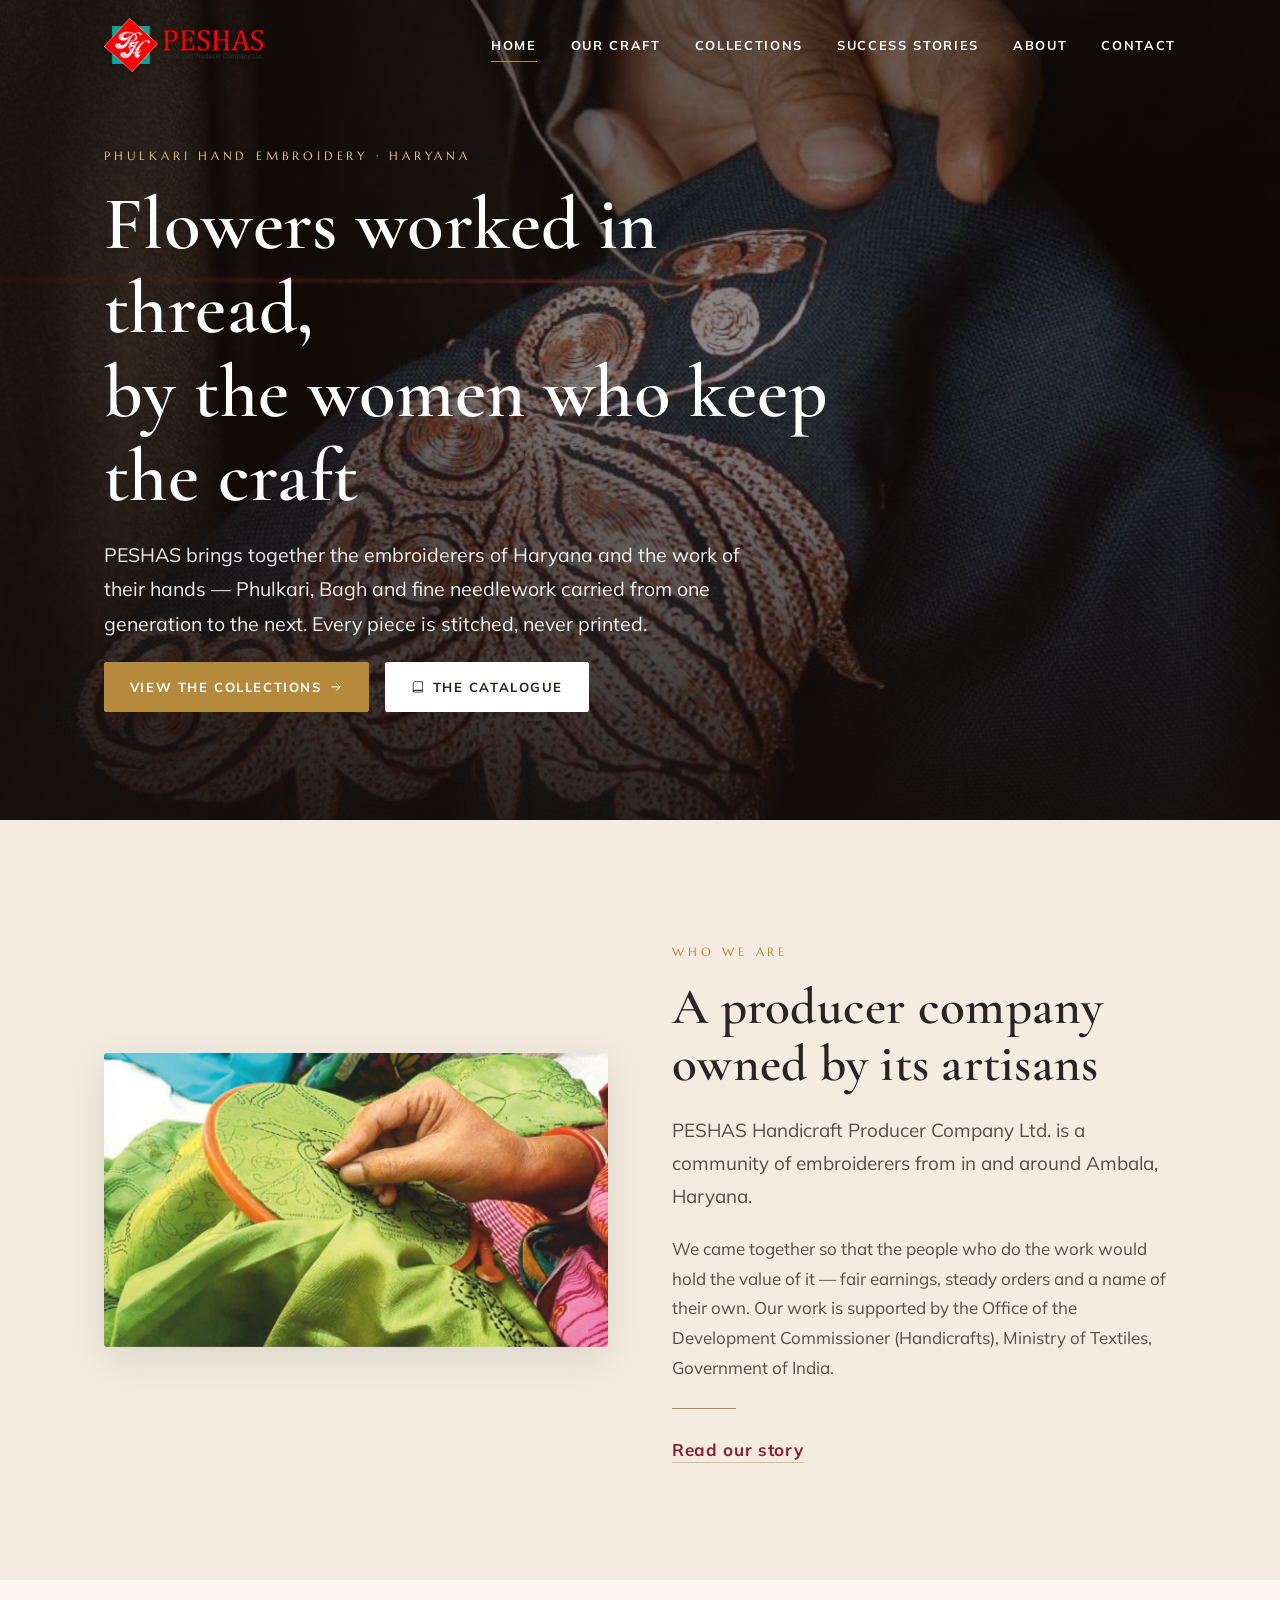
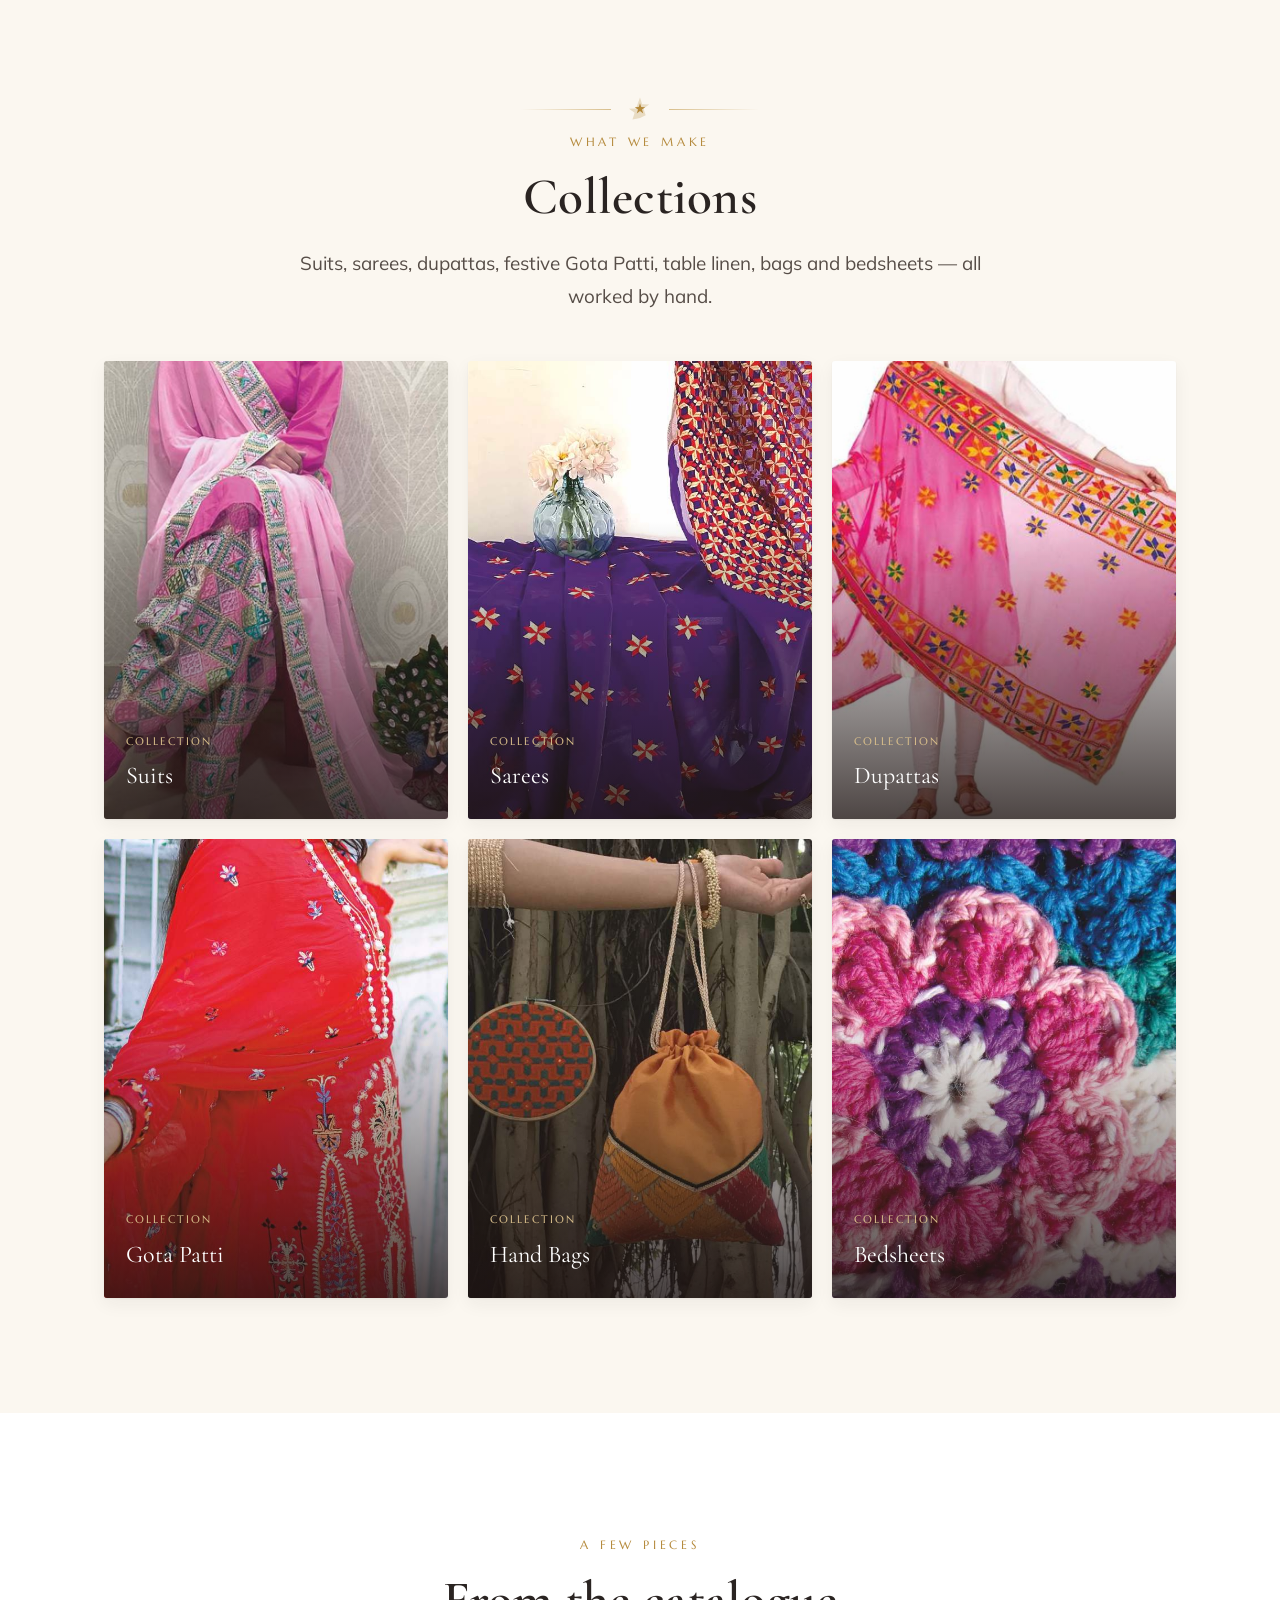
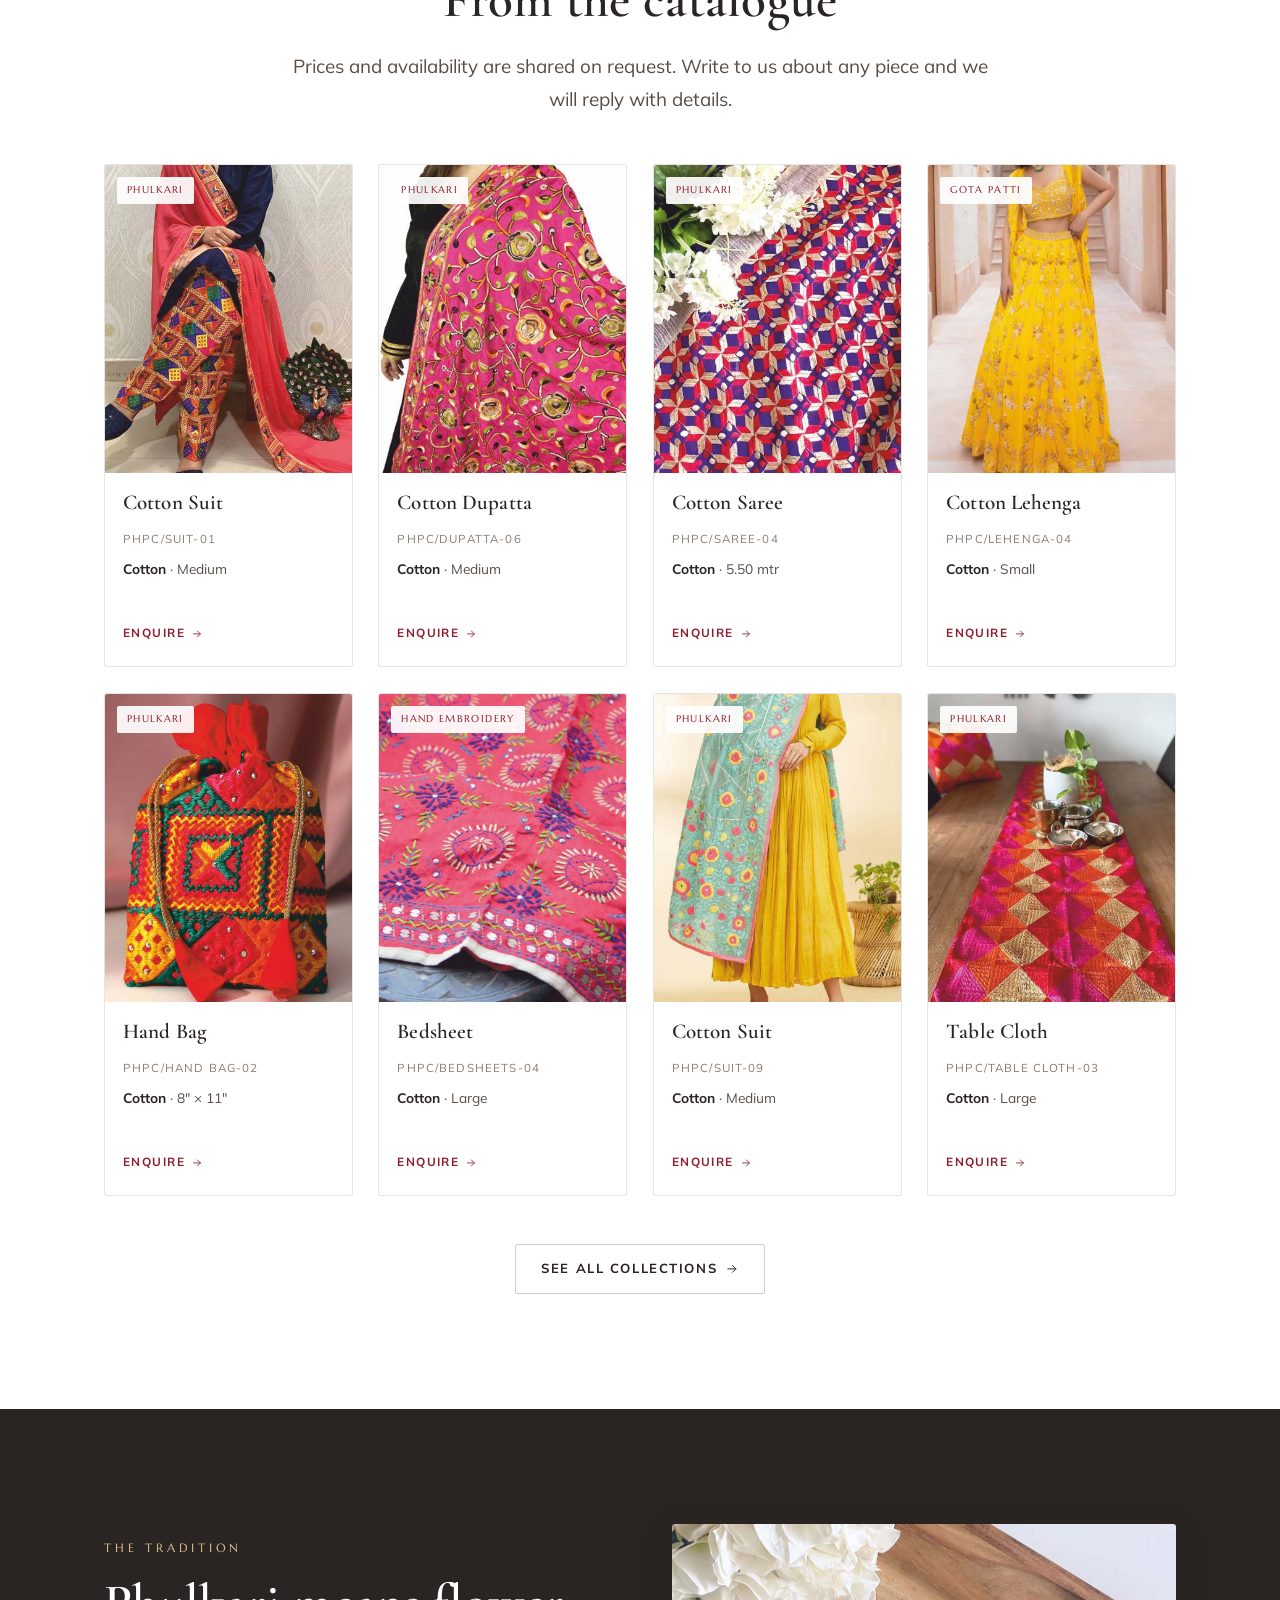
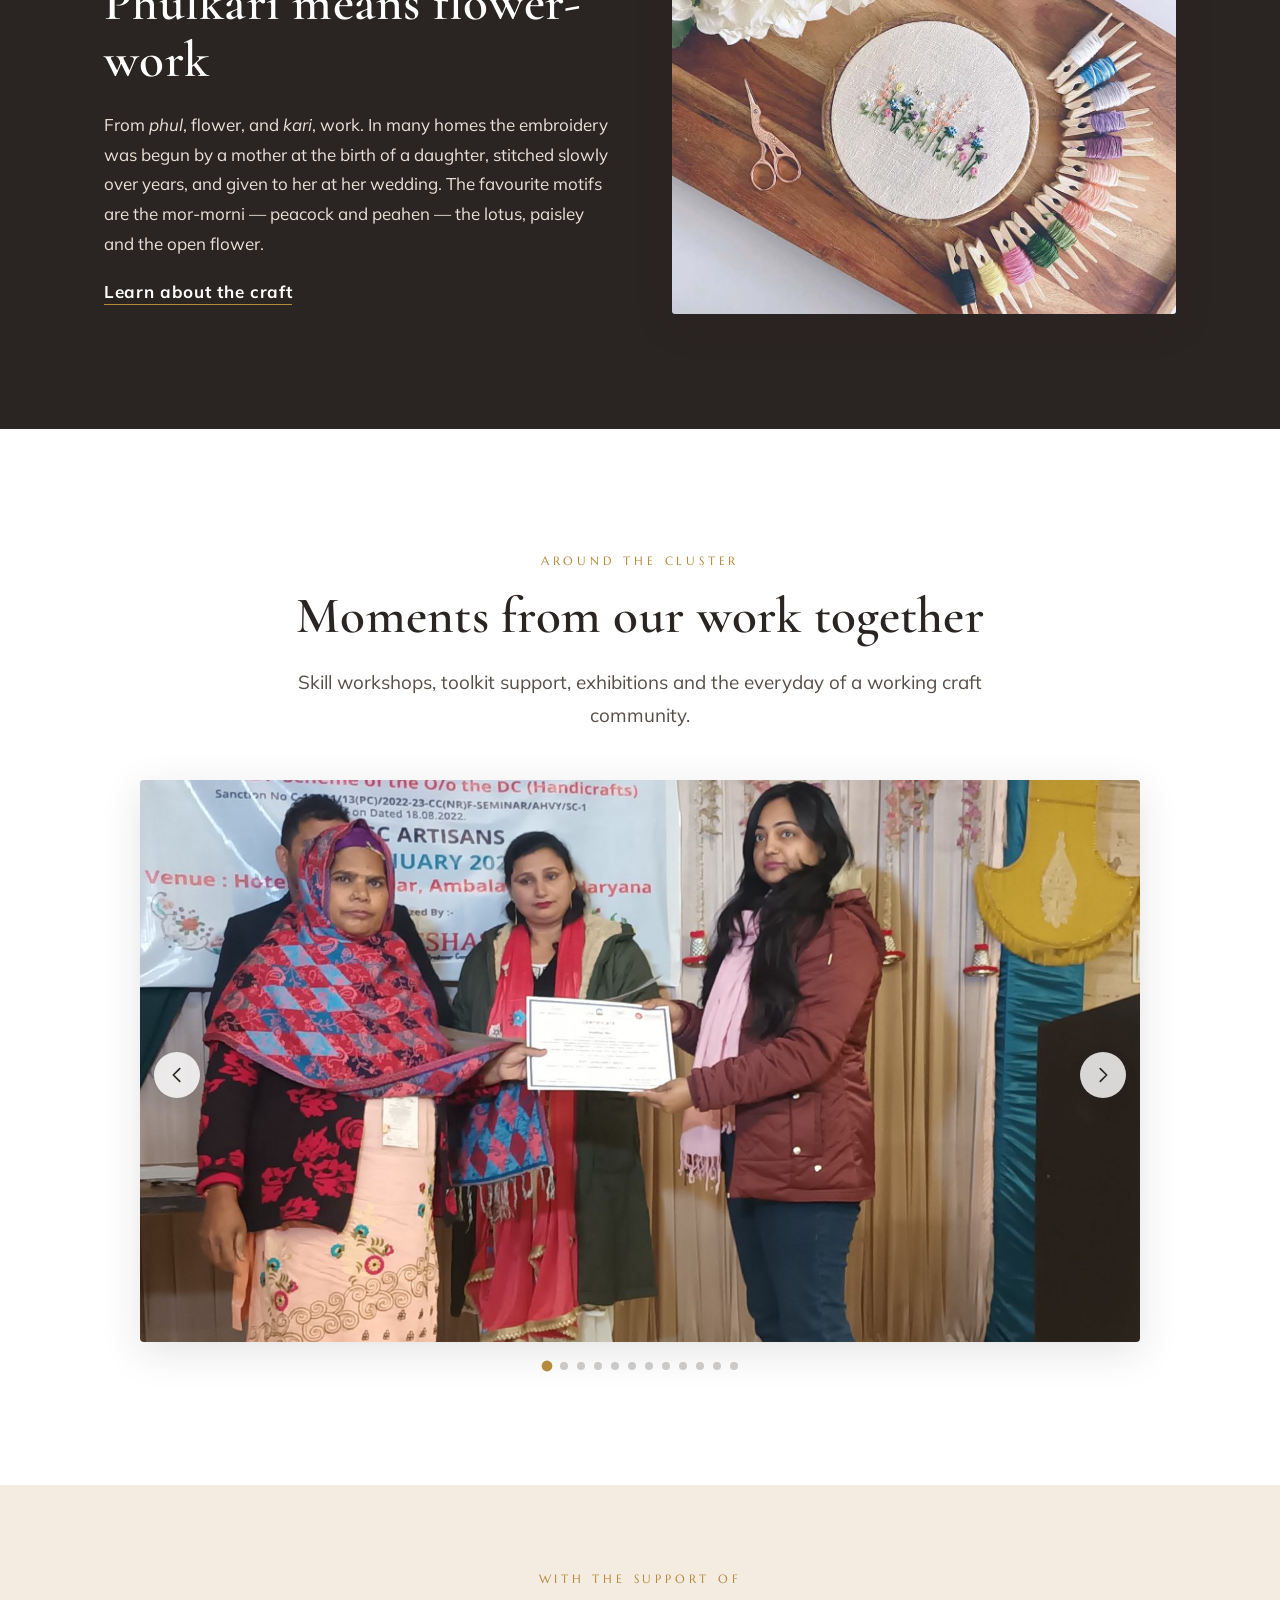
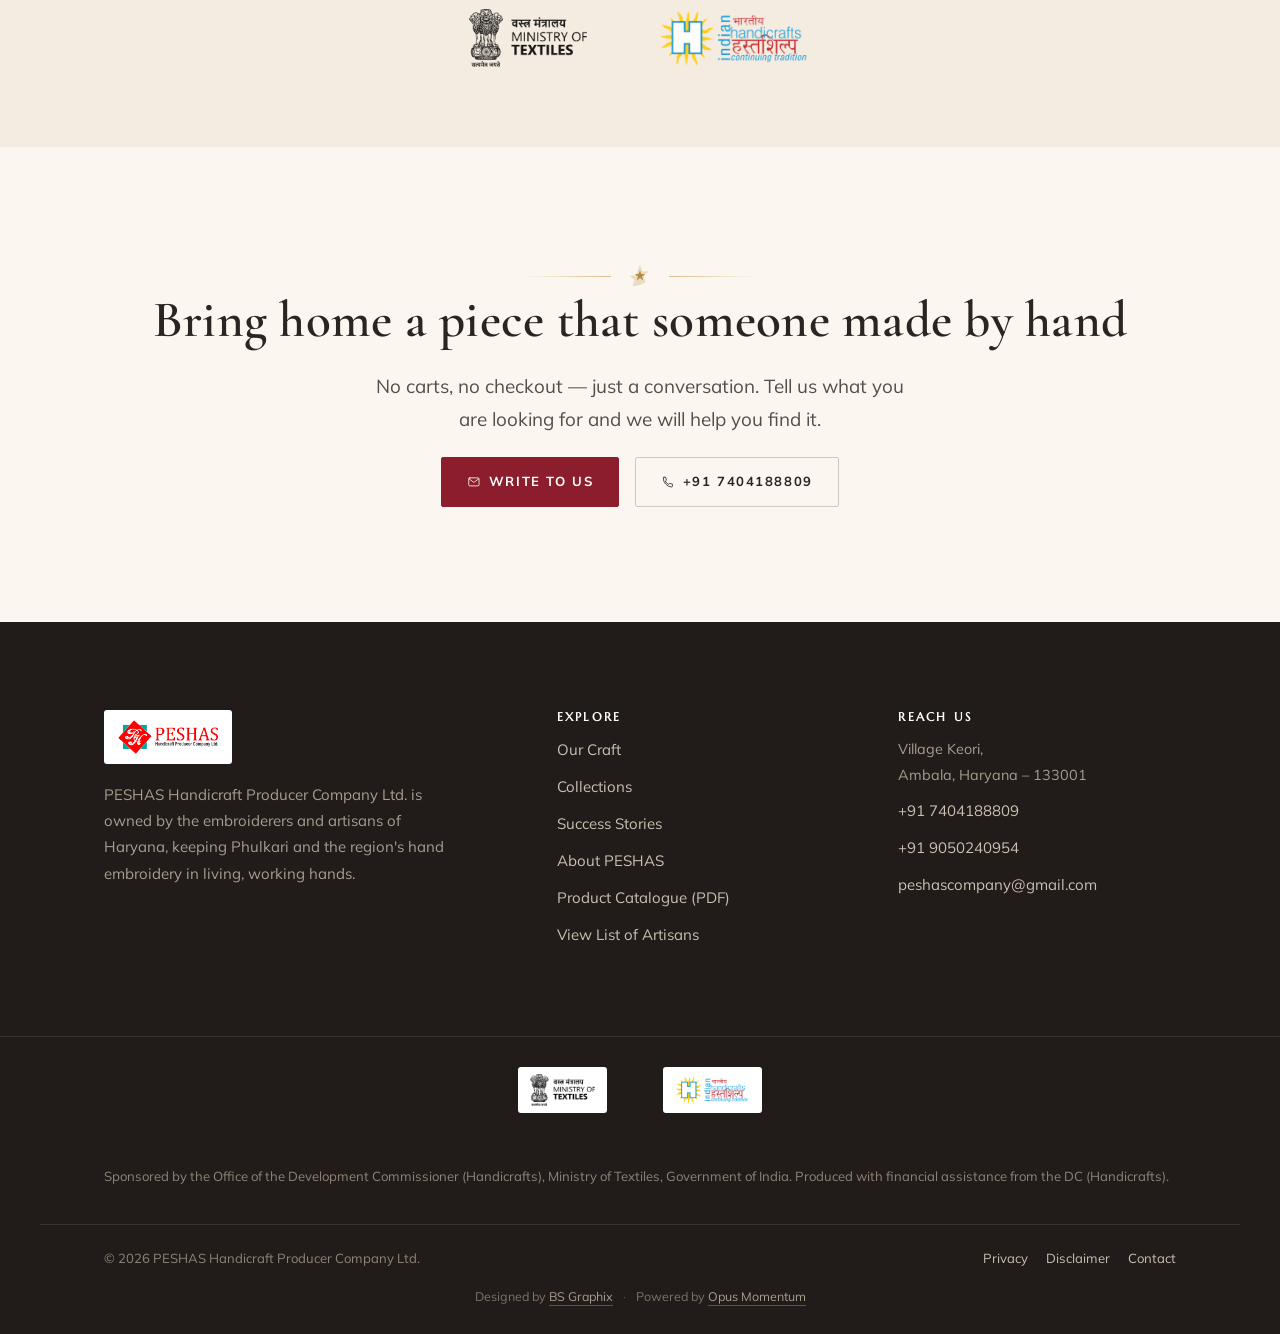
<file: index.html>
<!DOCTYPE html>
<html lang="en">
<head>
<meta charset="utf-8">
<meta name="viewport" content="width=device-width, initial-scale=1">
<title>PESHAS — Phulkari Hand Embroidery from Haryana</title>
<meta name="description" content="PESHAS (PHPC) is an artisan-owned handicraft producer company in Haryana making Phulkari hand-embroidered suits, sarees, dupattas, Gota Patti, bags, table linen and bedsheets.">
<link rel="canonical" href="https://www.phpc.in/">
<meta property="og:type" content="website">
<meta property="og:site_name" content="PESHAS — PHPC">
<meta property="og:title" content="PESHAS — Phulkari Hand Embroidery from Haryana">
<meta property="og:description" content="PESHAS (PHPC) is an artisan-owned handicraft producer company in Haryana making Phulkari hand-embroidered suits, sarees, dupattas, Gota Patti, bags, table linen and bedsheets.">
<meta property="og:image" content="https://www.phpc.in/assets/brand/hero-artisan.jpg">
<meta property="og:url" content="https://www.phpc.in/">
<meta name="twitter:card" content="summary_large_image">
<meta name="theme-color" content="#8c1d2c">
<script>document.documentElement.className+=" js";</script>
<link rel="icon" href="favicon.svg" type="image/svg+xml">
<link rel="apple-touch-icon" href="assets/logos/peshas-logo.png">
<link rel="preconnect" href="https://fonts.googleapis.com">
<link rel="preconnect" href="https://fonts.gstatic.com" crossorigin>
<link href="https://fonts.googleapis.com/css2?family=Cormorant+Garamond:wght@500;600&family=Marcellus&family=Mulish:wght@400;600;700;800&display=swap" rel="stylesheet">
<link rel="stylesheet" href="css/styles.css">
</head>
<body data-hero>
<header class="site-header is-solid">
  <div class="container">
    <a class="brand" href="index.html" aria-label="PESHAS — Handicraft Producer Company">
      <img class="brand-logo--dark" src="assets/logos/peshas-logo.png" alt="PESHAS Handicraft Producer Company — Phulkari Hand Embroidery">
    </a>
    <button class="navtoggle" aria-label="Open menu" aria-controls="nav"><span></span><span></span><span></span></button>
    <nav class="nav" id="nav" aria-label="Primary"><a href="index.html" aria-current="page">Home</a><a href="craft.html">Our Craft</a><a href="collections.html">Collections</a><a href="success.html">Success Stories</a><a href="about.html">About</a><a href="contact.html">Contact</a></nav>
  </div>
</header>
<main id="main">
  <section class="hero">
    <div class="hero__media"><img src="assets/brand/hero-artisan.jpg" alt="An artisan's hands working metallic thread into a flower on dark cotton" fetchpriority="high"></div>
    <div class="container">
      <div class="hero__inner">
        <span class="eyebrow">Phulkari Hand Embroidery · Haryana</span>
        <h1>Flowers worked in thread,<br>by the women who keep the craft</h1>
        <p>PESHAS brings together the embroiderers of Haryana and the work of their hands — Phulkari, Bagh and fine needlework carried from one generation to the next. Every piece is stitched, never printed.</p>
        <div class="btn-row">
          <a class="btn btn--gold" href="collections.html">View the Collections <svg viewBox="0 0 24 24" fill="none" stroke="currentColor" stroke-width="1.7" stroke-linecap="round" stroke-linejoin="round"><path d="M5 12h14M13 6l6 6-6 6"/></svg></a>
          <a class="btn btn--light" href="brochure/PHPC-Brochure.pdf" target="_blank" rel="noopener"><svg viewBox="0 0 24 24" fill="none" stroke="currentColor" stroke-width="1.4" stroke-linecap="round" stroke-linejoin="round"><path d="M4 5.5A2.5 2.5 0 016.5 3H20v15H6.5A2.5 2.5 0 004 20.5z"/><path d="M4 20.5A2.5 2.5 0 016.5 18H20v3H6.5A2.5 2.5 0 014 18.5"/></svg> The Catalogue</a>
        </div>
      </div>
    </div>
  </section>

  <section class="section bg-cream2">
    <div class="container split">
      <div class="split__media reveal"><img src="assets/brand/craft-hands.jpg" alt="Hands embroidering a green cloth held in a wooden hoop"></div>
      <div class="split__body reveal">
        <span class="eyebrow">Who we are</span>
        <h2>A producer company owned by its artisans</h2>
        <p class="lead">PESHAS Handicraft Producer Company Ltd. is a community of embroiderers from in and around Ambala, Haryana.</p>
        <p>We came together so that the people who do the work would hold the value of it — fair earnings, steady orders and a name of their own. Our work is supported by the Office of the Development Commissioner (Handicrafts), Ministry of Textiles, Government of India.</p>
        <hr class="rule">
        <a class="textlink" href="about.html">Read our story</a>
      </div>
    </div>
  </section>

  <section class="section">
    <div class="container center">
      <span class="motif" aria-hidden="true"><svg viewBox="0 0 24 24" fill="currentColor"><path d="M12 2l1.7 5.4 5.6.1-4.5 3.3 1.7 5.4L12 18.4 6 19.6l1.7-5.4-4.5-3.3 5.6-.1z" opacity=".25"/><path d="M12 6.5l1 3.1 3.2.1-2.6 1.9 1 3.1-2.6-1.9-2.6 1.9 1-3.1L7.8 9.7l3.2-.1z"/></svg></span>
      <span class="eyebrow">What we make</span>
      <h2>Collections</h2>
      <p class="lead measure mx-auto">Suits, sarees, dupattas, festive Gota Patti, table linen, bags and bedsheets — all worked by hand.</p>
    </div>
    <div class="container" style="margin-top:48px;">
      <div class="cat-grid"><a class="cat-card" href="collections.html#suits">
  <img src="assets/products/phpc-suit-03.jpg" alt="Suits by PESHAS" loading="lazy">
  <span class="cat-card__label"><span class="k">Collection</span><span class="t">Suits</span></span>
</a><a class="cat-card" href="collections.html#sarees">
  <img src="assets/brand/hero-saree.jpg" alt="Sarees by PESHAS" loading="lazy">
  <span class="cat-card__label"><span class="k">Collection</span><span class="t">Sarees</span></span>
</a><a class="cat-card" href="collections.html#dupattas">
  <img src="assets/products/phpc-dupatta-09.jpg" alt="Dupattas by PESHAS" loading="lazy">
  <span class="cat-card__label"><span class="k">Collection</span><span class="t">Dupattas</span></span>
</a><a class="cat-card" href="collections.html#gota-patti">
  <img src="assets/brand/hero-gota.jpg" alt="Gota Patti by PESHAS" loading="lazy">
  <span class="cat-card__label"><span class="k">Collection</span><span class="t">Gota Patti</span></span>
</a><a class="cat-card" href="collections.html#hand-bags">
  <img src="assets/brand/hero-handbag.jpg" alt="Hand Bags by PESHAS" loading="lazy">
  <span class="cat-card__label"><span class="k">Collection</span><span class="t">Hand Bags</span></span>
</a><a class="cat-card" href="collections.html#bedsheets">
  <img src="assets/brand/hero-bedsheet.jpg" alt="Bedsheets by PESHAS" loading="lazy">
  <span class="cat-card__label"><span class="k">Collection</span><span class="t">Bedsheets</span></span>
</a></div>
    </div>
  </section>

  <section class="section bg-paper">
    <div class="container center">
      <span class="eyebrow">A few pieces</span>
      <h2>From the catalogue</h2>
      <p class="lead measure mx-auto">Prices and availability are shared on request. Write to us about any piece and we will reply with details.</p>
    </div>
    <div class="container" style="margin-top:48px;">
      <div class="products"><article class="card reveal">
  <div class="card__media">
    <img src="assets/products/phpc-suit-01.jpg" alt="Cotton Suit in Phulkari hand embroidery — PHPC/SUIT-01" loading="lazy" width="800" height="1000">
    <span class="card__tag">Phulkari</span>
  </div>
  <div class="card__body">
    <h3 class="card__name">Cotton Suit</h3>
    <span class="card__code">PHPC/SUIT-01</span>
    <p class="card__meta"><b>Cotton</b> · Medium</p>
    <span class="card__enquire"><a href="mailto:peshascompany@gmail.com?subject=Enquiry%3A%20PHPC/SUIT-01%20%28Phulkari%29&body=Hello%20PESHAS%2C%0D%0A%0D%0AI%20would%20like%20to%20know%20more%20about%20this%20piece%3A%0D%0A%E2%80%A2%20Product%3A%20Cotton%20Suit%0D%0A%E2%80%A2%20Code%3A%20PHPC/SUIT-01%0D%0A%E2%80%A2%20Technique%3A%20Phulkari%0D%0A%0D%0AThank%20you.">Enquire <svg viewBox="0 0 24 24" fill="none" stroke="currentColor" stroke-width="1.7" stroke-linecap="round" stroke-linejoin="round"><path d="M5 12h14M13 6l6 6-6 6"/></svg></a></span>
  </div>
</article><article class="card reveal">
  <div class="card__media">
    <img src="assets/products/phpc-dupatta-06.jpg" alt="Cotton Dupatta in Phulkari hand embroidery — PHPC/DUPATTA-06" loading="lazy" width="800" height="1000">
    <span class="card__tag">Phulkari</span>
  </div>
  <div class="card__body">
    <h3 class="card__name">Cotton Dupatta</h3>
    <span class="card__code">PHPC/DUPATTA-06</span>
    <p class="card__meta"><b>Cotton</b> · Medium</p>
    <span class="card__enquire"><a href="mailto:peshascompany@gmail.com?subject=Enquiry%3A%20PHPC/DUPATTA-06%20%28Phulkari%29&body=Hello%20PESHAS%2C%0D%0A%0D%0AI%20would%20like%20to%20know%20more%20about%20this%20piece%3A%0D%0A%E2%80%A2%20Product%3A%20Cotton%20Dupatta%0D%0A%E2%80%A2%20Code%3A%20PHPC/DUPATTA-06%0D%0A%E2%80%A2%20Technique%3A%20Phulkari%0D%0A%0D%0AThank%20you.">Enquire <svg viewBox="0 0 24 24" fill="none" stroke="currentColor" stroke-width="1.7" stroke-linecap="round" stroke-linejoin="round"><path d="M5 12h14M13 6l6 6-6 6"/></svg></a></span>
  </div>
</article><article class="card reveal">
  <div class="card__media">
    <img src="assets/products/phpc-saree-04.jpg" alt="Cotton Saree in Phulkari hand embroidery — PHPC/SAREE-04" loading="lazy" width="800" height="1000">
    <span class="card__tag">Phulkari</span>
  </div>
  <div class="card__body">
    <h3 class="card__name">Cotton Saree</h3>
    <span class="card__code">PHPC/SAREE-04</span>
    <p class="card__meta"><b>Cotton</b> · 5.50 mtr</p>
    <span class="card__enquire"><a href="mailto:peshascompany@gmail.com?subject=Enquiry%3A%20PHPC/SAREE-04%20%28Phulkari%29&body=Hello%20PESHAS%2C%0D%0A%0D%0AI%20would%20like%20to%20know%20more%20about%20this%20piece%3A%0D%0A%E2%80%A2%20Product%3A%20Cotton%20Saree%0D%0A%E2%80%A2%20Code%3A%20PHPC/SAREE-04%0D%0A%E2%80%A2%20Technique%3A%20Phulkari%0D%0A%0D%0AThank%20you.">Enquire <svg viewBox="0 0 24 24" fill="none" stroke="currentColor" stroke-width="1.7" stroke-linecap="round" stroke-linejoin="round"><path d="M5 12h14M13 6l6 6-6 6"/></svg></a></span>
  </div>
</article><article class="card reveal">
  <div class="card__media">
    <img src="assets/products/phpc-gota-lehenga-04.jpg" alt="Cotton Lehenga in Gota Patti hand embroidery — PHPC/LEHENGA-04" loading="lazy" width="800" height="1000">
    <span class="card__tag">Gota Patti</span>
  </div>
  <div class="card__body">
    <h3 class="card__name">Cotton Lehenga</h3>
    <span class="card__code">PHPC/LEHENGA-04</span>
    <p class="card__meta"><b>Cotton</b> · Small</p>
    <span class="card__enquire"><a href="mailto:peshascompany@gmail.com?subject=Enquiry%3A%20PHPC/LEHENGA-04%20%28Gota%20Patti%29&body=Hello%20PESHAS%2C%0D%0A%0D%0AI%20would%20like%20to%20know%20more%20about%20this%20piece%3A%0D%0A%E2%80%A2%20Product%3A%20Cotton%20Lehenga%0D%0A%E2%80%A2%20Code%3A%20PHPC/LEHENGA-04%0D%0A%E2%80%A2%20Technique%3A%20Gota%20Patti%0D%0A%0D%0AThank%20you.">Enquire <svg viewBox="0 0 24 24" fill="none" stroke="currentColor" stroke-width="1.7" stroke-linecap="round" stroke-linejoin="round"><path d="M5 12h14M13 6l6 6-6 6"/></svg></a></span>
  </div>
</article><article class="card reveal">
  <div class="card__media">
    <img src="assets/products/phpc-handbag-02.jpg" alt="Hand Bag in Phulkari hand embroidery — PHPC/HAND BAG-02" loading="lazy" width="800" height="1000">
    <span class="card__tag">Phulkari</span>
  </div>
  <div class="card__body">
    <h3 class="card__name">Hand Bag</h3>
    <span class="card__code">PHPC/HAND BAG-02</span>
    <p class="card__meta"><b>Cotton</b> · 8" × 11"</p>
    <span class="card__enquire"><a href="mailto:peshascompany@gmail.com?subject=Enquiry%3A%20PHPC/HAND%20BAG-02%20%28Phulkari%29&body=Hello%20PESHAS%2C%0D%0A%0D%0AI%20would%20like%20to%20know%20more%20about%20this%20piece%3A%0D%0A%E2%80%A2%20Product%3A%20Hand%20Bag%0D%0A%E2%80%A2%20Code%3A%20PHPC/HAND%20BAG-02%0D%0A%E2%80%A2%20Technique%3A%20Phulkari%0D%0A%0D%0AThank%20you.">Enquire <svg viewBox="0 0 24 24" fill="none" stroke="currentColor" stroke-width="1.7" stroke-linecap="round" stroke-linejoin="round"><path d="M5 12h14M13 6l6 6-6 6"/></svg></a></span>
  </div>
</article><article class="card reveal">
  <div class="card__media">
    <img src="assets/products/phpc-bedsheet-04.jpg" alt="Bedsheet in Hand Embroidery hand embroidery — PHPC/BEDSHEETS-04" loading="lazy" width="800" height="1000">
    <span class="card__tag">Hand Embroidery</span>
  </div>
  <div class="card__body">
    <h3 class="card__name">Bedsheet</h3>
    <span class="card__code">PHPC/BEDSHEETS-04</span>
    <p class="card__meta"><b>Cotton</b> · Large</p>
    <span class="card__enquire"><a href="mailto:peshascompany@gmail.com?subject=Enquiry%3A%20PHPC/BEDSHEETS-04%20%28Hand%20Embroidery%29&body=Hello%20PESHAS%2C%0D%0A%0D%0AI%20would%20like%20to%20know%20more%20about%20this%20piece%3A%0D%0A%E2%80%A2%20Product%3A%20Bedsheet%0D%0A%E2%80%A2%20Code%3A%20PHPC/BEDSHEETS-04%0D%0A%E2%80%A2%20Technique%3A%20Hand%20Embroidery%0D%0A%0D%0AThank%20you.">Enquire <svg viewBox="0 0 24 24" fill="none" stroke="currentColor" stroke-width="1.7" stroke-linecap="round" stroke-linejoin="round"><path d="M5 12h14M13 6l6 6-6 6"/></svg></a></span>
  </div>
</article><article class="card reveal">
  <div class="card__media">
    <img src="assets/products/phpc-suit-09.jpg" alt="Cotton Suit in Phulkari hand embroidery — PHPC/SUIT-09" loading="lazy" width="800" height="1000">
    <span class="card__tag">Phulkari</span>
  </div>
  <div class="card__body">
    <h3 class="card__name">Cotton Suit</h3>
    <span class="card__code">PHPC/SUIT-09</span>
    <p class="card__meta"><b>Cotton</b> · Medium</p>
    <span class="card__enquire"><a href="mailto:peshascompany@gmail.com?subject=Enquiry%3A%20PHPC/SUIT-09%20%28Phulkari%29&body=Hello%20PESHAS%2C%0D%0A%0D%0AI%20would%20like%20to%20know%20more%20about%20this%20piece%3A%0D%0A%E2%80%A2%20Product%3A%20Cotton%20Suit%0D%0A%E2%80%A2%20Code%3A%20PHPC/SUIT-09%0D%0A%E2%80%A2%20Technique%3A%20Phulkari%0D%0A%0D%0AThank%20you.">Enquire <svg viewBox="0 0 24 24" fill="none" stroke="currentColor" stroke-width="1.7" stroke-linecap="round" stroke-linejoin="round"><path d="M5 12h14M13 6l6 6-6 6"/></svg></a></span>
  </div>
</article><article class="card reveal">
  <div class="card__media">
    <img src="assets/products/phpc-tablecloth-03.jpg" alt="Table Cloth in Phulkari hand embroidery — PHPC/TABLE CLOTH-03" loading="lazy" width="800" height="1000">
    <span class="card__tag">Phulkari</span>
  </div>
  <div class="card__body">
    <h3 class="card__name">Table Cloth</h3>
    <span class="card__code">PHPC/TABLE CLOTH-03</span>
    <p class="card__meta"><b>Cotton</b> · Large</p>
    <span class="card__enquire"><a href="mailto:peshascompany@gmail.com?subject=Enquiry%3A%20PHPC/TABLE%20CLOTH-03%20%28Phulkari%29&body=Hello%20PESHAS%2C%0D%0A%0D%0AI%20would%20like%20to%20know%20more%20about%20this%20piece%3A%0D%0A%E2%80%A2%20Product%3A%20Table%20Cloth%0D%0A%E2%80%A2%20Code%3A%20PHPC/TABLE%20CLOTH-03%0D%0A%E2%80%A2%20Technique%3A%20Phulkari%0D%0A%0D%0AThank%20you.">Enquire <svg viewBox="0 0 24 24" fill="none" stroke="currentColor" stroke-width="1.7" stroke-linecap="round" stroke-linejoin="round"><path d="M5 12h14M13 6l6 6-6 6"/></svg></a></span>
  </div>
</article></div>
      <div class="center" style="margin-top:48px;"><a class="btn btn--ghost" href="collections.html">See all collections <svg viewBox="0 0 24 24" fill="none" stroke="currentColor" stroke-width="1.7" stroke-linecap="round" stroke-linejoin="round"><path d="M5 12h14M13 6l6 6-6 6"/></svg></a></div>
    </div>
  </section>

  <section class="section bg-ink">
    <div class="container split">
      <div class="split__body reveal">
        <span class="eyebrow">The tradition</span>
        <h2>Phulkari means flower-work</h2>
        <p>From <em>phul</em>, flower, and <em>kari</em>, work. In many homes the embroidery was begun by a mother at the birth of a daughter, stitched slowly over years, and given to her at her wedding. The favourite motifs are the mor-morni — peacock and peahen — the lotus, paisley and the open flower.</p>
        <a class="textlink" href="craft.html" style="color:#fff;border-color:var(--gold);">Learn about the craft</a>
      </div>
      <div class="split__media reveal"><img src="assets/brand/craft-flatlay.jpg" alt="An embroidery hoop and rows of coloured thread on a wooden board"></div>
    </div>
  </section>

  <section class="section bg-paper">
    <div class="container center">
      <span class="eyebrow">Around the cluster</span>
      <h2>Moments from our work together</h2>
      <p class="lead measure mx-auto">Skill workshops, toolkit support, exhibitions and the everyday of a working craft community.</p>
    </div>
    <div class="container">
      <div class="slider" data-slider aria-roledescription="carousel" aria-label="Photographs from the cluster">
        <ul class="slider__track"><li class="slide"><img src="assets/events/event-01.jpg" alt="" loading="lazy"></li><li class="slide"><img src="assets/events/event-02.jpg" alt="" loading="lazy"></li><li class="slide"><img src="assets/events/event-03.jpg" alt="" loading="lazy"></li><li class="slide"><img src="assets/events/event-04.jpg" alt="" loading="lazy"></li><li class="slide"><img src="assets/events/event-05.jpg" alt="" loading="lazy"></li><li class="slide"><img src="assets/events/event-06.jpg" alt="" loading="lazy"></li><li class="slide"><img src="assets/events/event-07.jpg" alt="" loading="lazy"></li><li class="slide"><img src="assets/events/event-08.jpg" alt="" loading="lazy"></li><li class="slide"><img src="assets/events/event-09.jpg" alt="" loading="lazy"></li><li class="slide"><img src="assets/events/event-10.jpg" alt="" loading="lazy"></li><li class="slide"><img src="assets/events/event-11.jpg" alt="" loading="lazy"></li><li class="slide"><img src="assets/events/event-12.jpg" alt="" loading="lazy"></li></ul>
        <button class="slider__arrow slider__arrow--prev" type="button" aria-label="Previous photo"><svg viewBox="0 0 24 24" fill="none" stroke="currentColor" stroke-width="1.8" stroke-linecap="round" stroke-linejoin="round"><path d="M15 5l-7 7 7 7"/></svg></button>
        <button class="slider__arrow slider__arrow--next" type="button" aria-label="Next photo"><svg viewBox="0 0 24 24" fill="none" stroke="currentColor" stroke-width="1.8" stroke-linecap="round" stroke-linejoin="round"><path d="M9 5l7 7-7 7"/></svg></button>
        <div class="slider__dots"></div>
      </div>
    </div>
  </section>

  <section class="section--tight bg-cream2">
    <div class="container center">
      <p class="eyebrow">With the support of</p>
      <div class="sponsors">
        <span class="ms"><img src="assets/logos/ministry-of-textiles.png" alt="Ministry of Textiles, Government of India"></span>
        <img src="assets/logos/indian-handicrafts.png" alt="Indian Handicrafts, Office of the Development Commissioner (Handicrafts)">
      </div>
    </div>
  </section>

  <section class="section">
    <div class="container center">
      <span class="motif" aria-hidden="true"><svg viewBox="0 0 24 24" fill="currentColor"><path d="M12 2l1.7 5.4 5.6.1-4.5 3.3 1.7 5.4L12 18.4 6 19.6l1.7-5.4-4.5-3.3 5.6-.1z" opacity=".25"/><path d="M12 6.5l1 3.1 3.2.1-2.6 1.9 1 3.1-2.6-1.9-2.6 1.9 1-3.1L7.8 9.7l3.2-.1z"/></svg></span>
      <h2 class="measure mx-auto">Bring home a piece that someone made by hand</h2>
      <p class="lead measure-sm mx-auto">No carts, no checkout — just a conversation. Tell us what you are looking for and we will help you find it.</p>
      <div class="btn-row" style="margin-top:8px;">
        <a class="btn" href="mailto:peshascompany@gmail.com?subject=Enquiry%20from%20phpc.in"><svg viewBox="0 0 24 24" fill="none" stroke="currentColor" stroke-width="1.4" stroke-linecap="round" stroke-linejoin="round"><rect x="3" y="5" width="18" height="14" rx="2"/><path d="M3.5 6.5L12 13l8.5-6.5"/></svg> Write to us</a>
        <a class="btn btn--ghost" href="tel:+917404188809"><svg viewBox="0 0 24 24" fill="none" stroke="currentColor" stroke-width="1.4" stroke-linecap="round" stroke-linejoin="round"><path d="M5 4h3l1.5 5L7.5 10.5a12 12 0 006 6L15 14.5 20 16v3a2 2 0 01-2 2A16 16 0 014 5 2 2 0 015 4z"/></svg> +91 7404188809</a>
      </div>
    </div>
  </section>
</main>
<footer class="site-footer">
  <div class="container footer-top">
    <div class="footer-brand">
      <img src="assets/logos/peshas-logo.png" alt="PESHAS Handicraft Producer Company logo">
      <p>PESHAS Handicraft Producer Company Ltd. is owned by the embroiderers and artisans of Haryana, keeping Phulkari and the region's hand embroidery in living, working hands.</p>
    </div>
    <div class="footer-col">
      <h4>Explore</h4>
      <ul>
        <li><a href="craft.html">Our Craft</a></li>
        <li><a href="collections.html">Collections</a></li>
        <li><a href="success.html">Success Stories</a></li>
        <li><a href="about.html">About PESHAS</a></li>
        <li><a href="brochure/PHPC-Brochure.pdf" target="_blank" rel="noopener">Product Catalogue (PDF)</a></li>
        <li><a href="downloads/artisan-list.docx" download>View List of Artisans</a></li>
      </ul>
    </div>
    <div class="footer-col">
      <h4>Reach us</h4>
      <ul>
        <li class="small">Village Keori,<br>Ambala, Haryana &ndash; 133001</li>
        <li><a href="tel:+917404188809">+91 7404188809</a></li>
        <li><a href="tel:+919050240954">+91 9050240954</a></li>
        <li><a href="mailto:peshascompany@gmail.com">peshascompany@gmail.com</a></li>
      </ul>
    </div>
  </div>
  <div class="footer-sponsors">
    <img src="assets/logos/ministry-of-textiles.png" alt="Ministry of Textiles, Government of India">
    <img src="assets/logos/indian-handicrafts.png" alt="Indian Handicrafts — Office of the Development Commissioner (Handicrafts)">
  </div>
  <div class="container">
    <p class="footer-note" style="border-top:0;color:#8f8478;max-width:none;">Sponsored by the Office of the Development Commissioner (Handicrafts), Ministry of Textiles, Government of India. Produced with financial assistance from the DC (Handicrafts).</p>
  </div>
  <div class="container footer-note">
    <span>© <span id="year">2025</span> PESHAS Handicraft Producer Company Ltd.</span>
    <span class="legal"><a href="privacy.html">Privacy</a><a href="disclaimer.html">Disclaimer</a><a href="contact.html">Contact</a></span>
  </div>
  <div class="container footer-credits">
    <span>Designed by <a href="https://bsgraphix.com/" target="_blank" rel="noopener">BS Graphix</a></span>
    <span class="dot">·</span>
    <span>Powered by <a href="https://opusmomentum.com" target="_blank" rel="noopener">Opus Momentum</a></span>
  </div>
</footer>
<script src="js/main.js" defer></script>
</body>
</html>
</file>
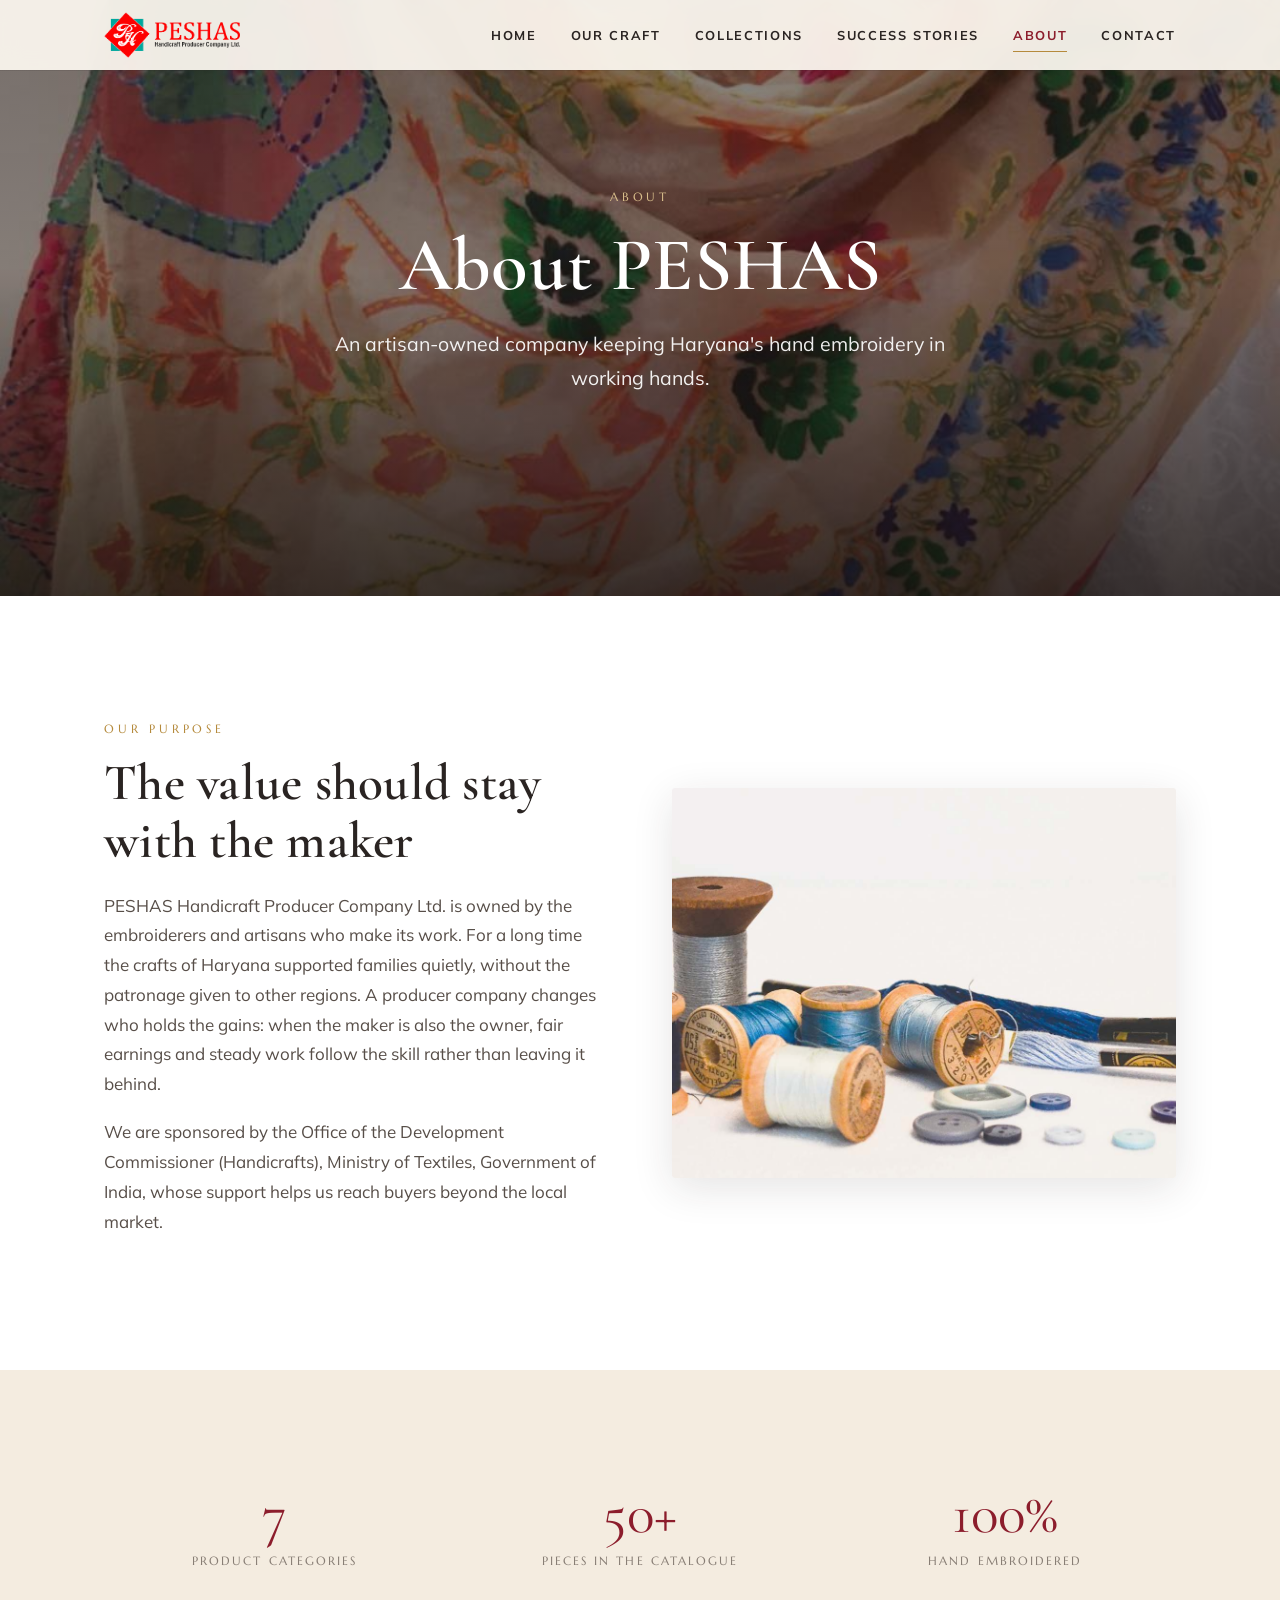
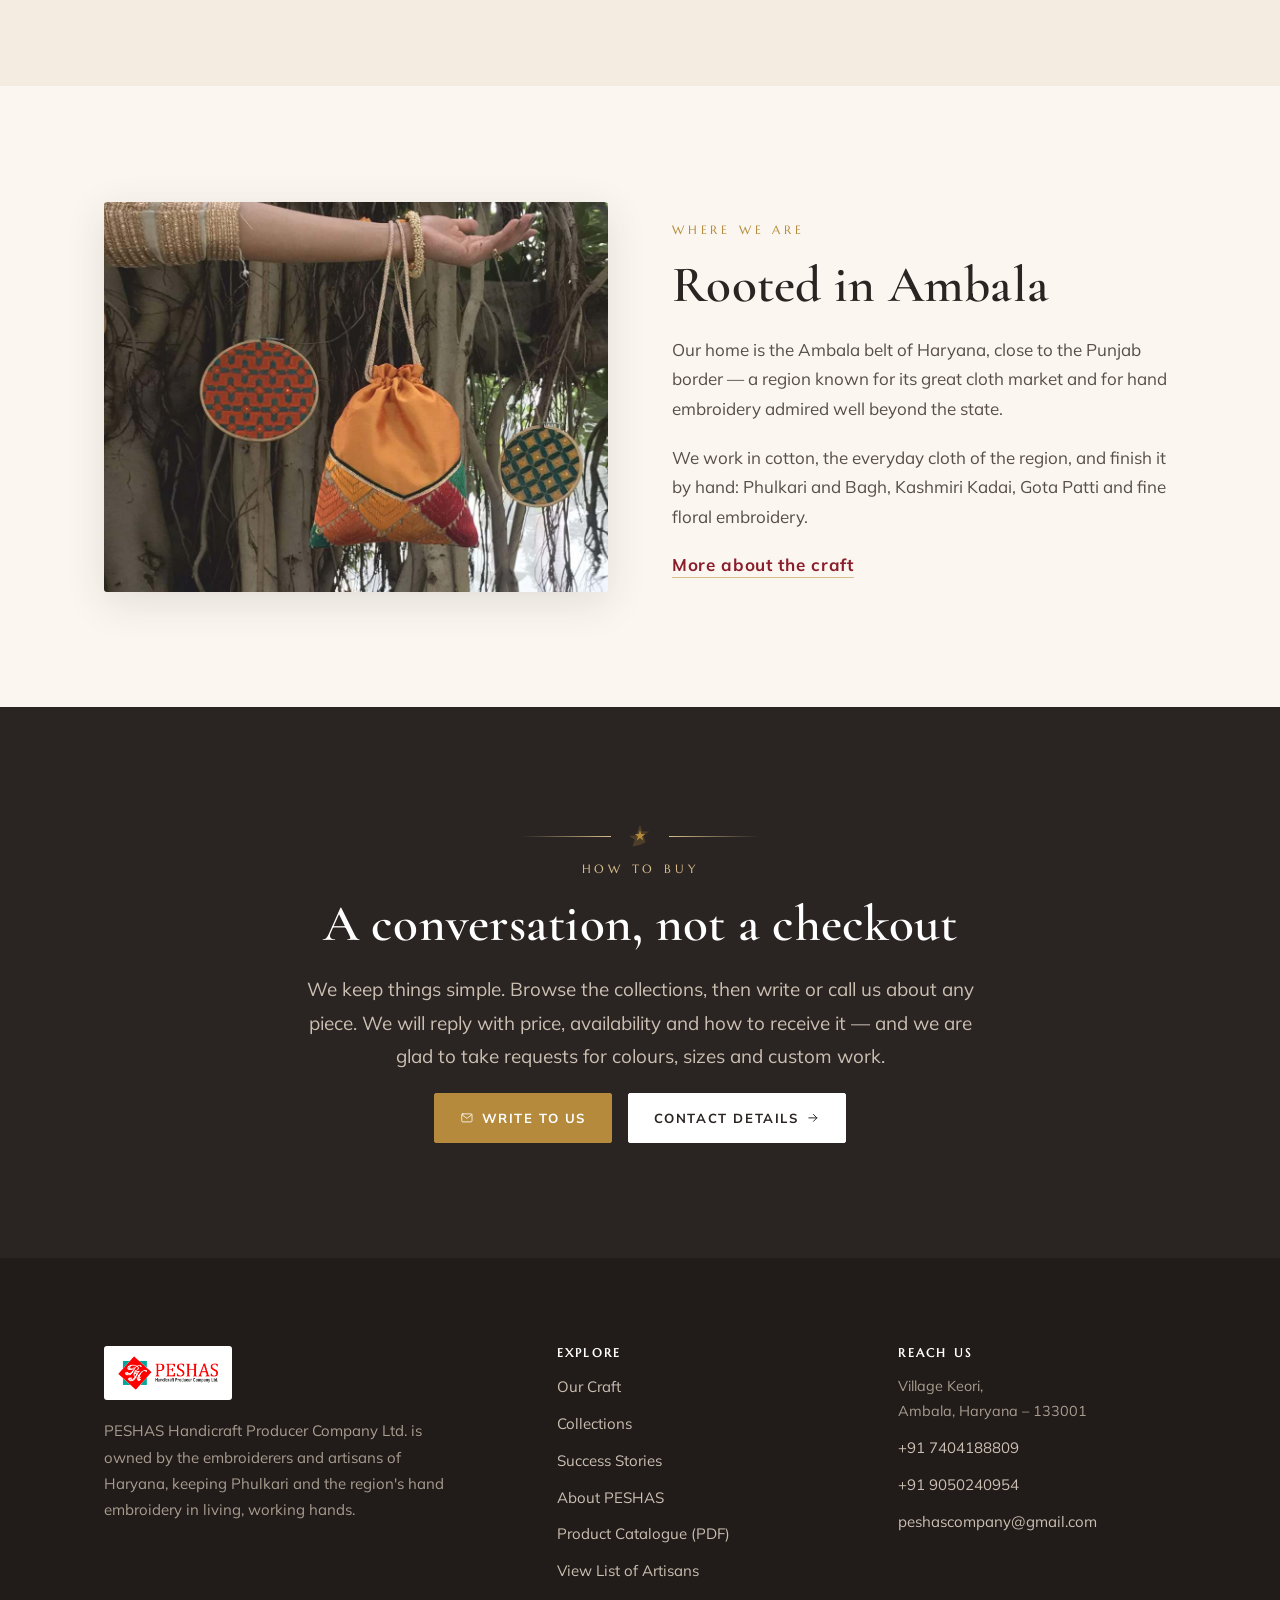
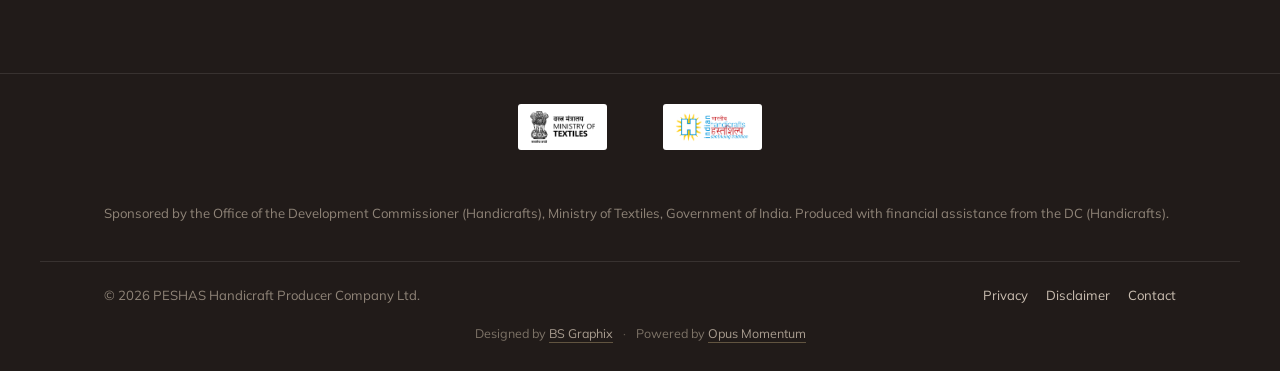
<file: about.html>
<!DOCTYPE html>
<html lang="en">
<head>
<meta charset="utf-8">
<meta name="viewport" content="width=device-width, initial-scale=1">
<title>About PESHAS — An Artisan-Owned Handicraft Producer Company | PHPC</title>
<meta name="description" content="PESHAS Handicraft Producer Company Ltd. is owned by the embroiderers of Ambala, Haryana, and sponsored by the DC (Handicrafts), Ministry of Textiles.">
<link rel="canonical" href="https://www.phpc.in/about.html">
<meta property="og:type" content="website">
<meta property="og:site_name" content="PESHAS — PHPC">
<meta property="og:title" content="About PESHAS — An Artisan-Owned Handicraft Producer Company | PHPC">
<meta property="og:description" content="PESHAS Handicraft Producer Company Ltd. is owned by the embroiderers of Ambala, Haryana, and sponsored by the DC (Handicrafts), Ministry of Textiles.">
<meta property="og:image" content="https://www.phpc.in/assets/brand/hero-dupatta.jpg">
<meta property="og:url" content="https://www.phpc.in/about.html">
<meta name="twitter:card" content="summary_large_image">
<meta name="theme-color" content="#8c1d2c">
<script>document.documentElement.className+=" js";</script>
<link rel="icon" href="favicon.svg" type="image/svg+xml">
<link rel="apple-touch-icon" href="assets/logos/peshas-logo.png">
<link rel="preconnect" href="https://fonts.googleapis.com">
<link rel="preconnect" href="https://fonts.gstatic.com" crossorigin>
<link href="https://fonts.googleapis.com/css2?family=Cormorant+Garamond:wght@500;600&family=Marcellus&family=Mulish:wght@400;600;700;800&display=swap" rel="stylesheet">
<link rel="stylesheet" href="css/styles.css">
</head>
<body>
<header class="site-header is-solid">
  <div class="container">
    <a class="brand" href="index.html" aria-label="PESHAS — Handicraft Producer Company">
      <img class="brand-logo--dark" src="assets/logos/peshas-logo.png" alt="PESHAS Handicraft Producer Company — Phulkari Hand Embroidery">
    </a>
    <button class="navtoggle" aria-label="Open menu" aria-controls="nav"><span></span><span></span><span></span></button>
    <nav class="nav" id="nav" aria-label="Primary"><a href="index.html">Home</a><a href="craft.html">Our Craft</a><a href="collections.html">Collections</a><a href="success.html">Success Stories</a><a href="about.html" aria-current="page">About</a><a href="contact.html">Contact</a></nav>
  </div>
</header>
<main id="main">
  <section class="hero hero--sub hero--page">
    <div class="hero__media"><img src="assets/brand/hero-dupatta.jpg" alt="A cream dupatta covered in colourful floral hand embroidery"></div>
    <div class="container"><div class="hero__inner">
      <span class="eyebrow">About</span>
      <h1>About PESHAS</h1>
      <p style="margin-inline:auto;">An artisan-owned company keeping Haryana's hand embroidery in working hands.</p>
    </div></div>
  </section>

  <section class="section bg-paper"><div class="container split">
    <div class="split__body reveal">
      <span class="eyebrow">Our purpose</span>
      <h2>The value should stay with the maker</h2>
      <p>PESHAS Handicraft Producer Company Ltd. is owned by the embroiderers and artisans who make its work. For a long time the crafts of Haryana supported families quietly, without the patronage given to other regions. A producer company changes who holds the gains: when the maker is also the owner, fair earnings and steady work follow the skill rather than leaving it behind.</p>
      <p>We are sponsored by the Office of the Development Commissioner (Handicrafts), Ministry of Textiles, Government of India, whose support helps us reach buyers beyond the local market.</p>
    </div>
    <div class="split__media reveal"><img src="assets/brand/texture-spools.jpg" alt="Wooden spools of thread and buttons on a pale surface"></div>
  </div></section>

  <section class="section bg-cream2"><div class="container">
    <div class="stats reveal">
      <div class="stat"><div class="num">7</div><div class="lbl">Product categories</div></div>
      <div class="stat"><div class="num">50+</div><div class="lbl">Pieces in the catalogue</div></div>
      <div class="stat"><div class="num">100%</div><div class="lbl">Hand embroidered</div></div>
    </div>
  </div></section>

  <section class="section"><div class="container split">
    <div class="split__media reveal"><img src="assets/brand/hero-handbag.jpg" alt="Embroidered bags hanging among the aerial roots of a banyan tree"></div>
    <div class="split__body reveal">
      <span class="eyebrow">Where we are</span>
      <h2>Rooted in Ambala</h2>
      <p>Our home is the Ambala belt of Haryana, close to the Punjab border — a region known for its great cloth market and for hand embroidery admired well beyond the state.</p>
      <p>We work in cotton, the everyday cloth of the region, and finish it by hand: Phulkari and Bagh, Kashmiri Kadai, Gota Patti and fine floral embroidery.</p>
      <a class="textlink" href="craft.html">More about the craft</a>
    </div>
  </div></section>

  <section class="section bg-ink"><div class="container center">
    <span class="motif" aria-hidden="true"><svg viewBox="0 0 24 24" fill="currentColor"><path d="M12 2l1.7 5.4 5.6.1-4.5 3.3 1.7 5.4L12 18.4 6 19.6l1.7-5.4-4.5-3.3 5.6-.1z" opacity=".25"/><path d="M12 6.5l1 3.1 3.2.1-2.6 1.9 1 3.1-2.6-1.9-2.6 1.9 1-3.1L7.8 9.7l3.2-.1z"/></svg></span>
    <span class="eyebrow">How to buy</span>
    <h2 class="measure mx-auto">A conversation, not a checkout</h2>
    <p class="lead measure mx-auto" style="color:#cbbfb2;">We keep things simple. Browse the collections, then write or call us about any piece. We will reply with price, availability and how to receive it — and we are glad to take requests for colours, sizes and custom work.</p>
    <div class="btn-row" style="justify-content:center;margin-top:8px;">
      <a class="btn btn--gold" href="mailto:peshascompany@gmail.com?subject=Enquiry%20from%20phpc.in"><svg viewBox="0 0 24 24" fill="none" stroke="currentColor" stroke-width="1.4" stroke-linecap="round" stroke-linejoin="round"><rect x="3" y="5" width="18" height="14" rx="2"/><path d="M3.5 6.5L12 13l8.5-6.5"/></svg> Write to us</a>
      <a class="btn btn--light" href="contact.html">Contact details <svg viewBox="0 0 24 24" fill="none" stroke="currentColor" stroke-width="1.7" stroke-linecap="round" stroke-linejoin="round"><path d="M5 12h14M13 6l6 6-6 6"/></svg></a>
    </div>
  </div></section>
</main>
<footer class="site-footer">
  <div class="container footer-top">
    <div class="footer-brand">
      <img src="assets/logos/peshas-logo.png" alt="PESHAS Handicraft Producer Company logo">
      <p>PESHAS Handicraft Producer Company Ltd. is owned by the embroiderers and artisans of Haryana, keeping Phulkari and the region's hand embroidery in living, working hands.</p>
    </div>
    <div class="footer-col">
      <h4>Explore</h4>
      <ul>
        <li><a href="craft.html">Our Craft</a></li>
        <li><a href="collections.html">Collections</a></li>
        <li><a href="success.html">Success Stories</a></li>
        <li><a href="about.html">About PESHAS</a></li>
        <li><a href="brochure/PHPC-Brochure.pdf" target="_blank" rel="noopener">Product Catalogue (PDF)</a></li>
        <li><a href="downloads/artisan-list.docx" download>View List of Artisans</a></li>
      </ul>
    </div>
    <div class="footer-col">
      <h4>Reach us</h4>
      <ul>
        <li class="small">Village Keori,<br>Ambala, Haryana &ndash; 133001</li>
        <li><a href="tel:+917404188809">+91 7404188809</a></li>
        <li><a href="tel:+919050240954">+91 9050240954</a></li>
        <li><a href="mailto:peshascompany@gmail.com">peshascompany@gmail.com</a></li>
      </ul>
    </div>
  </div>
  <div class="footer-sponsors">
    <img src="assets/logos/ministry-of-textiles.png" alt="Ministry of Textiles, Government of India">
    <img src="assets/logos/indian-handicrafts.png" alt="Indian Handicrafts — Office of the Development Commissioner (Handicrafts)">
  </div>
  <div class="container">
    <p class="footer-note" style="border-top:0;color:#8f8478;max-width:none;">Sponsored by the Office of the Development Commissioner (Handicrafts), Ministry of Textiles, Government of India. Produced with financial assistance from the DC (Handicrafts).</p>
  </div>
  <div class="container footer-note">
    <span>© <span id="year">2025</span> PESHAS Handicraft Producer Company Ltd.</span>
    <span class="legal"><a href="privacy.html">Privacy</a><a href="disclaimer.html">Disclaimer</a><a href="contact.html">Contact</a></span>
  </div>
  <div class="container footer-credits">
    <span>Designed by <a href="https://bsgraphix.com/" target="_blank" rel="noopener">BS Graphix</a></span>
    <span class="dot">·</span>
    <span>Powered by <a href="https://opusmomentum.com" target="_blank" rel="noopener">Opus Momentum</a></span>
  </div>
</footer>
<script src="js/main.js" defer></script>
</body>
</html>
</file>
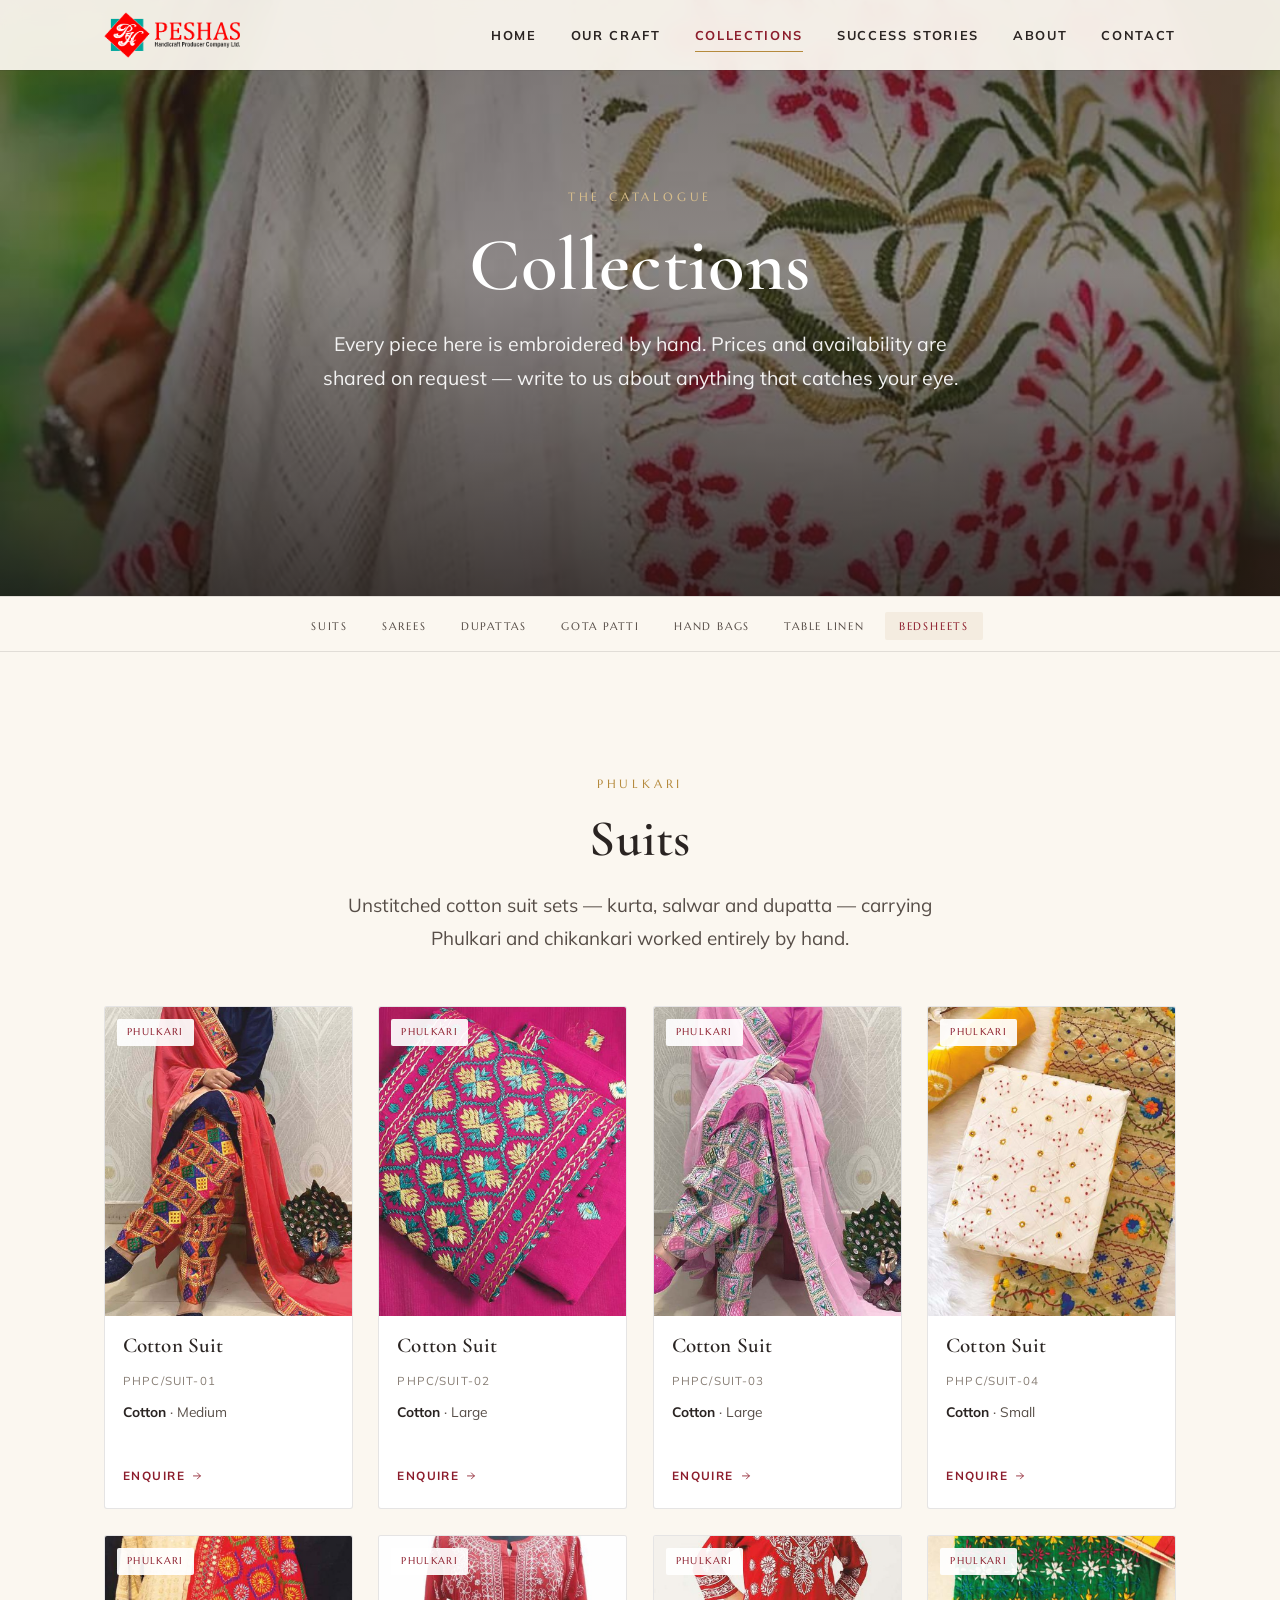
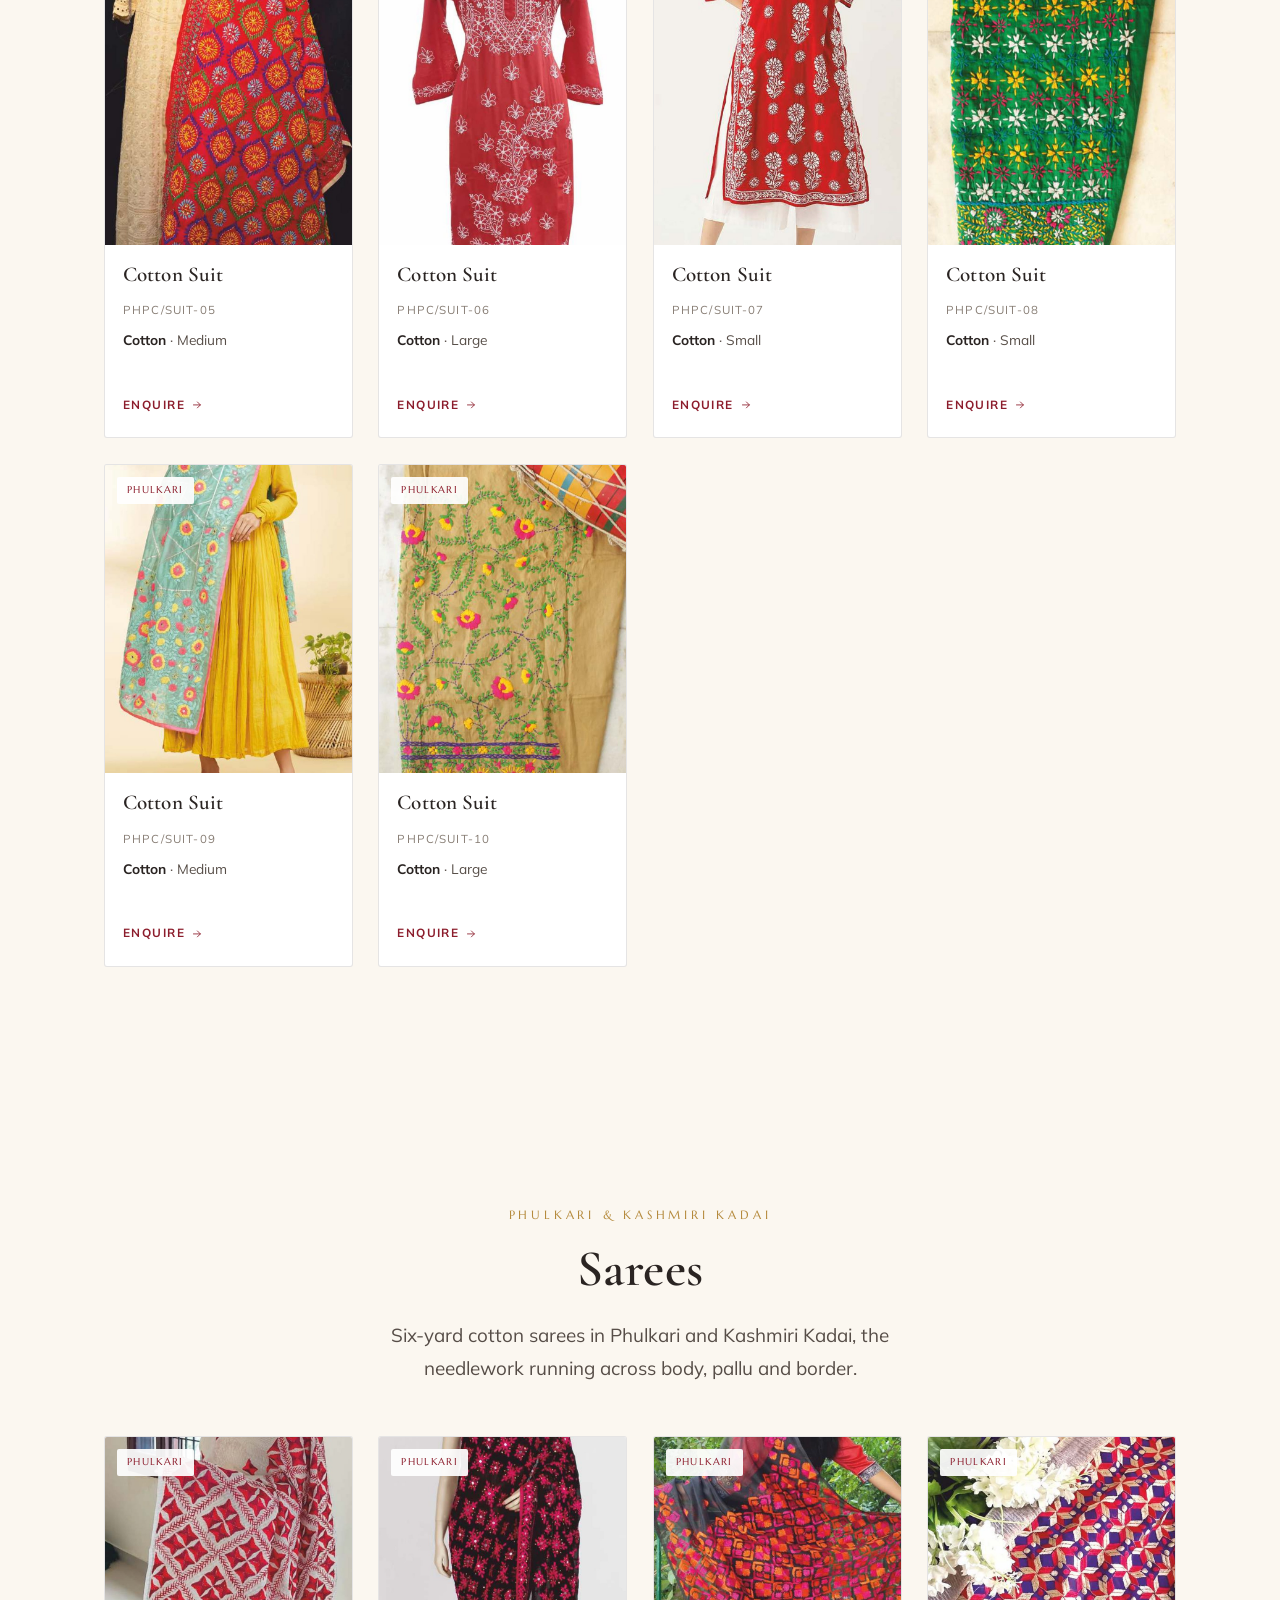
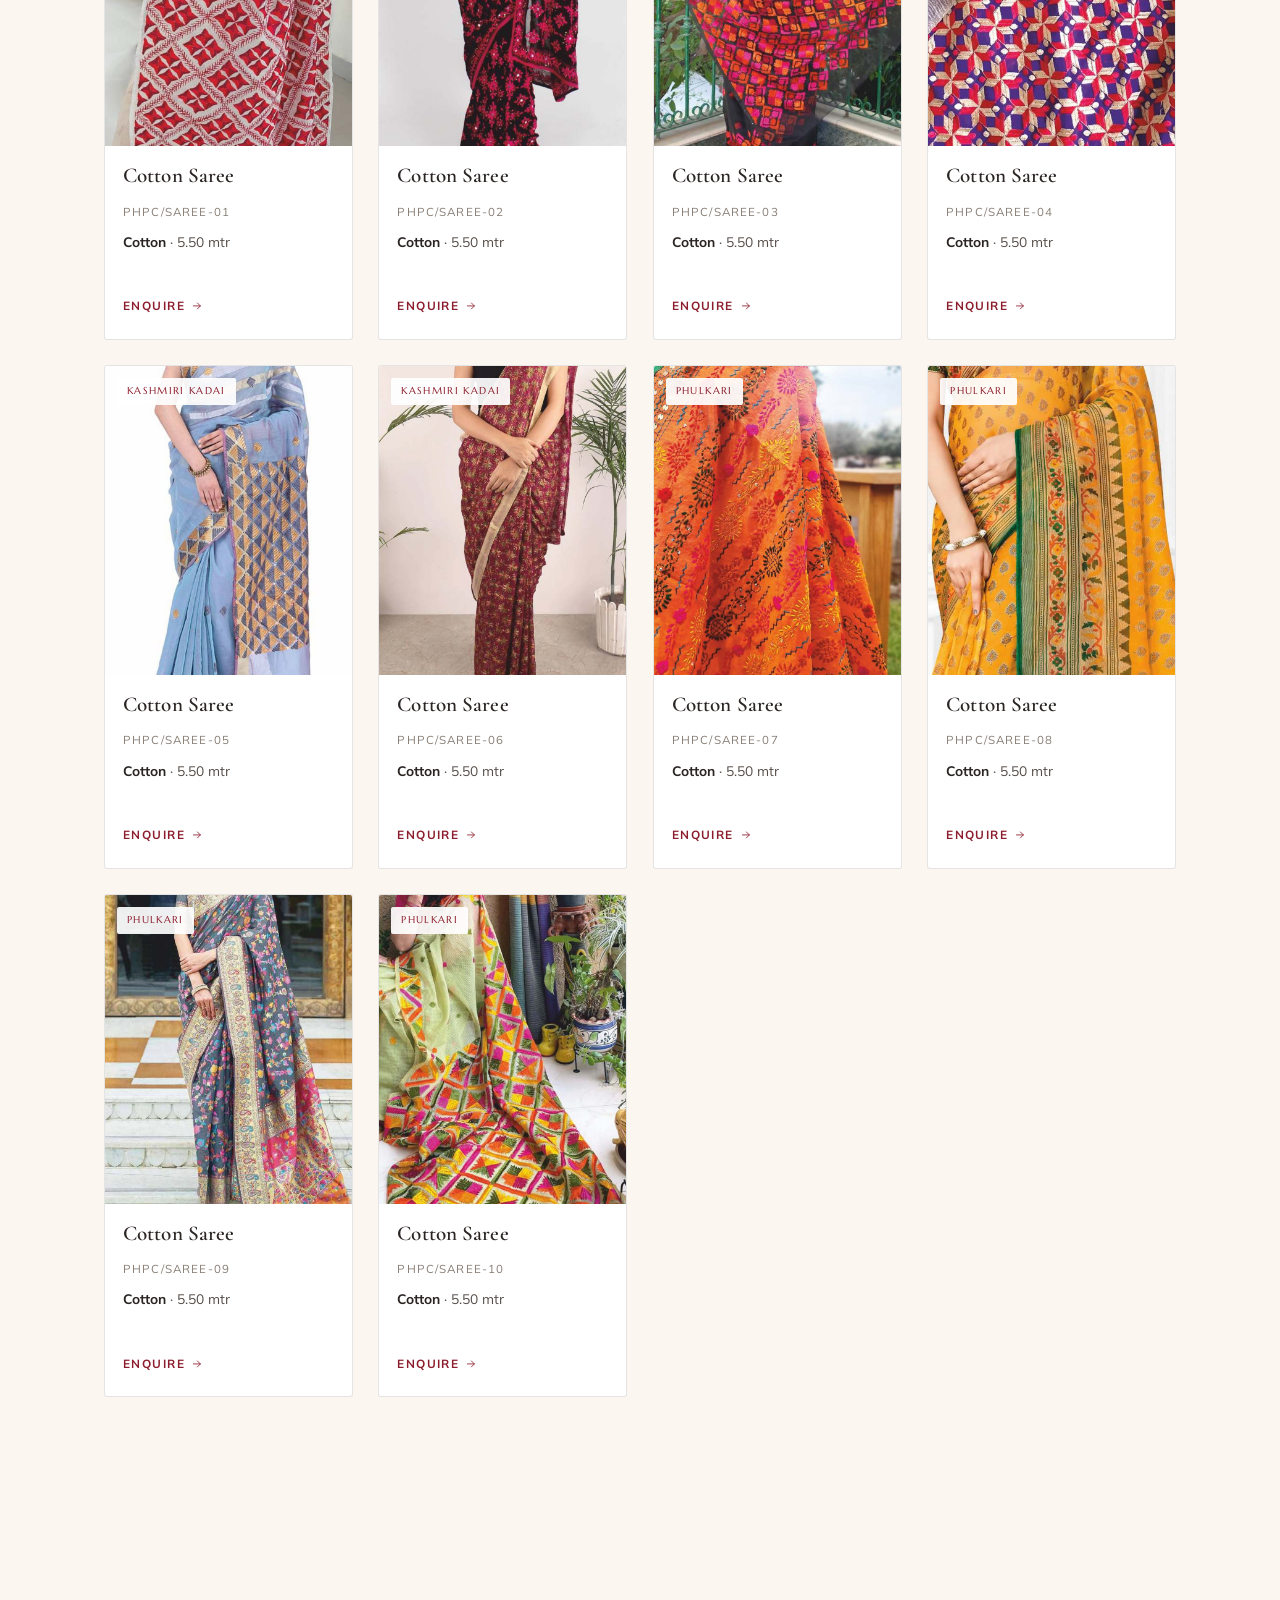
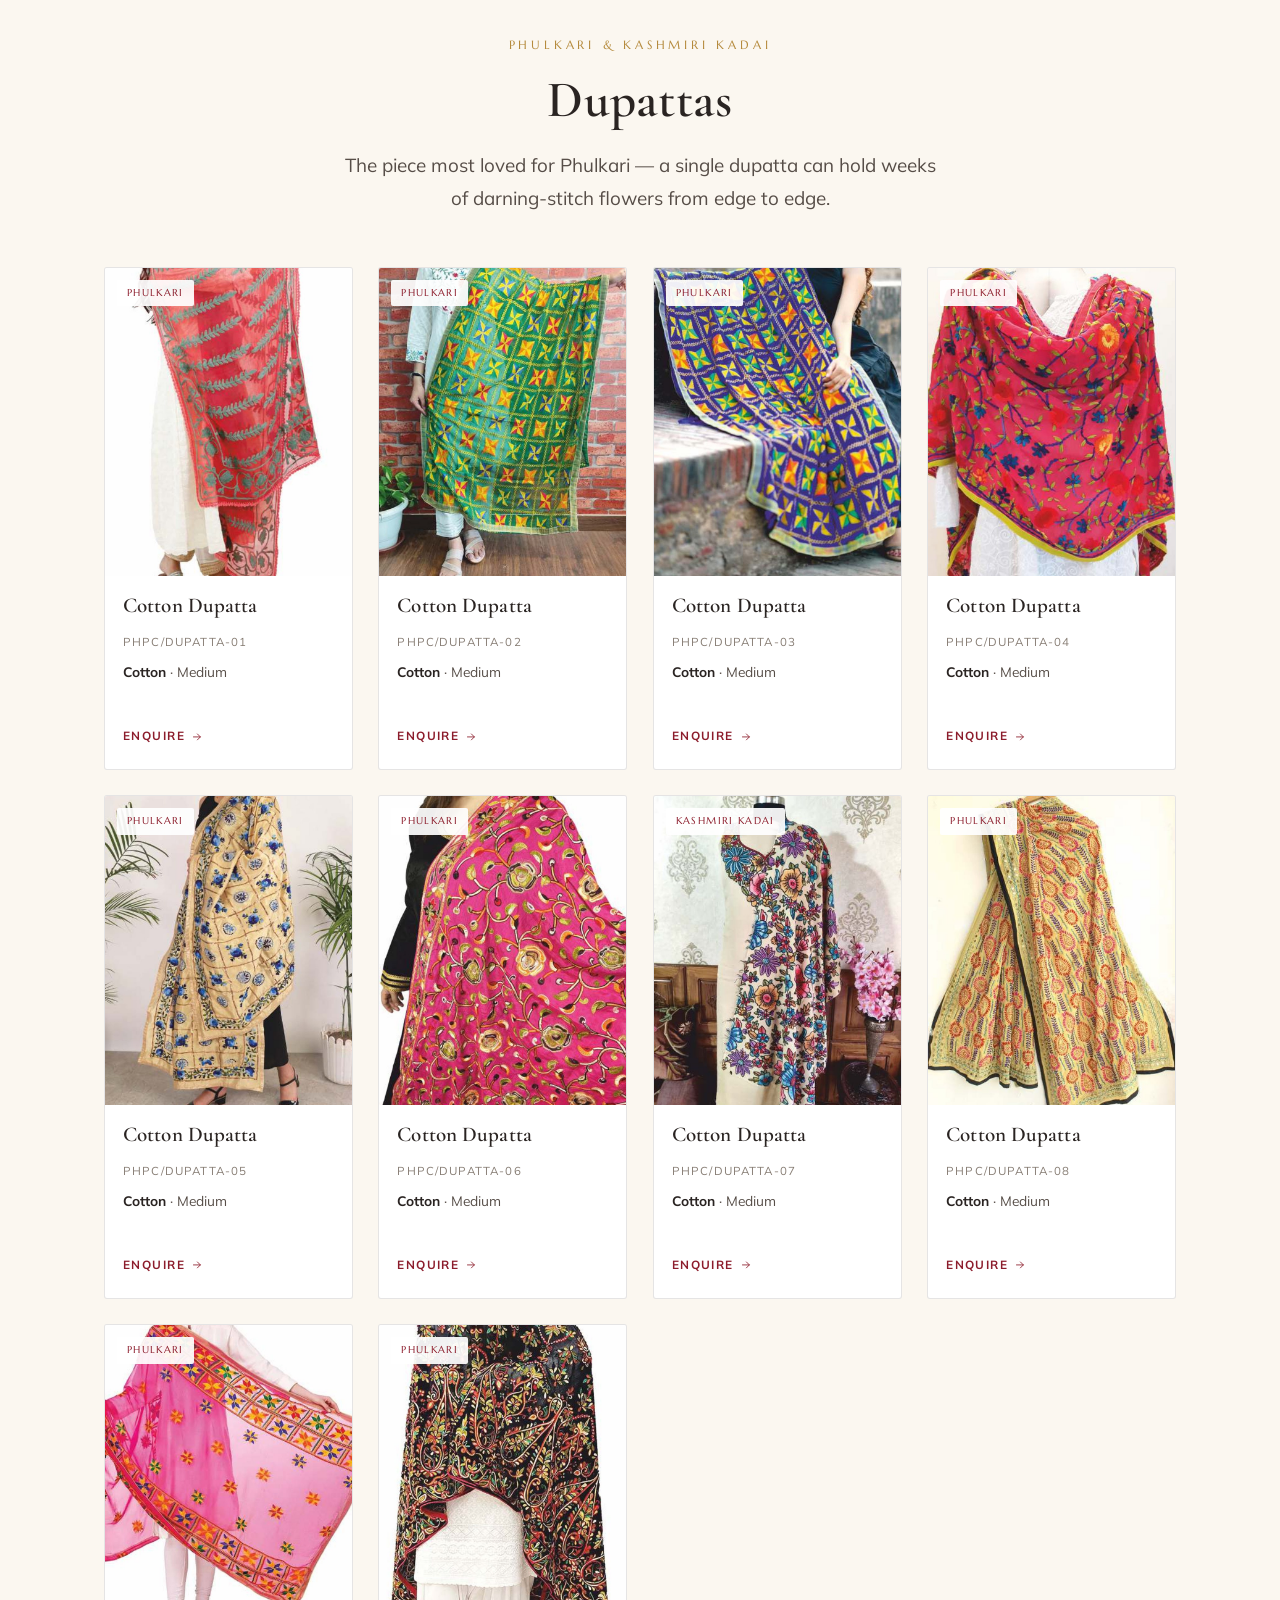
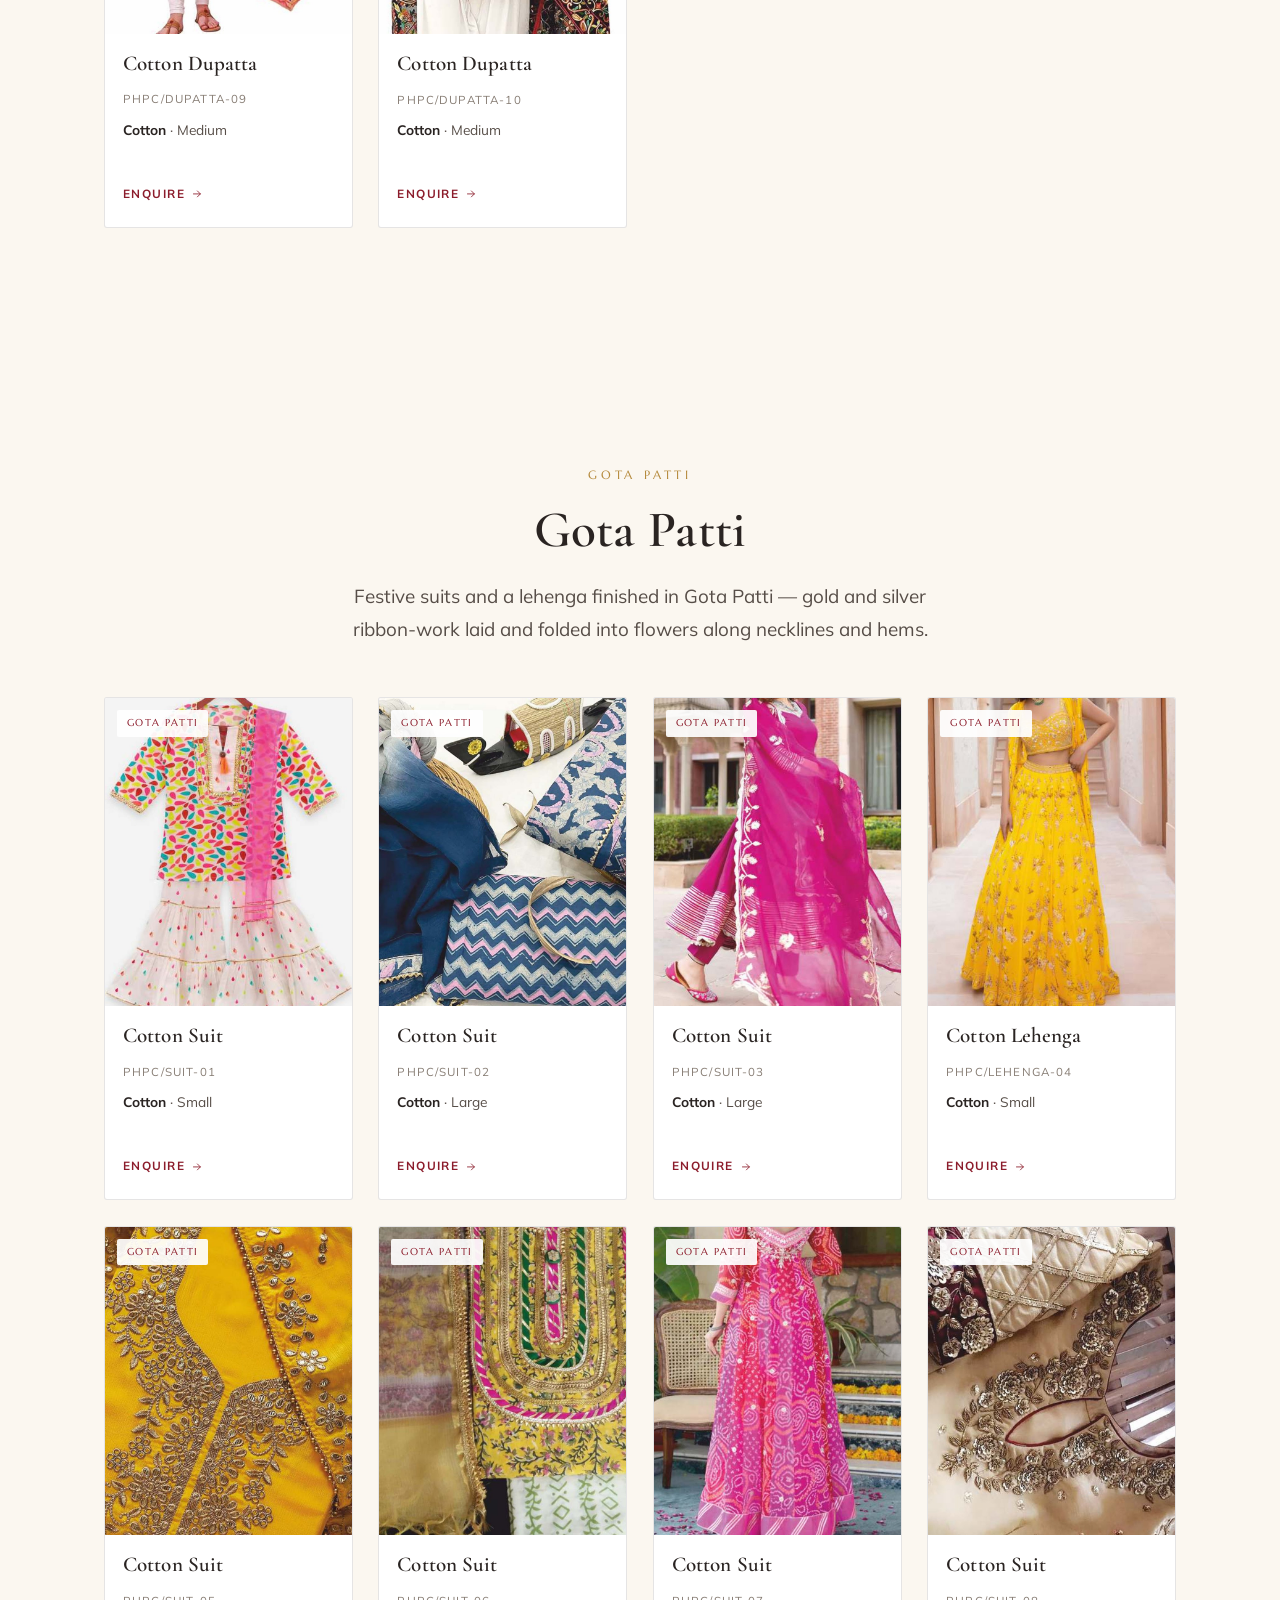
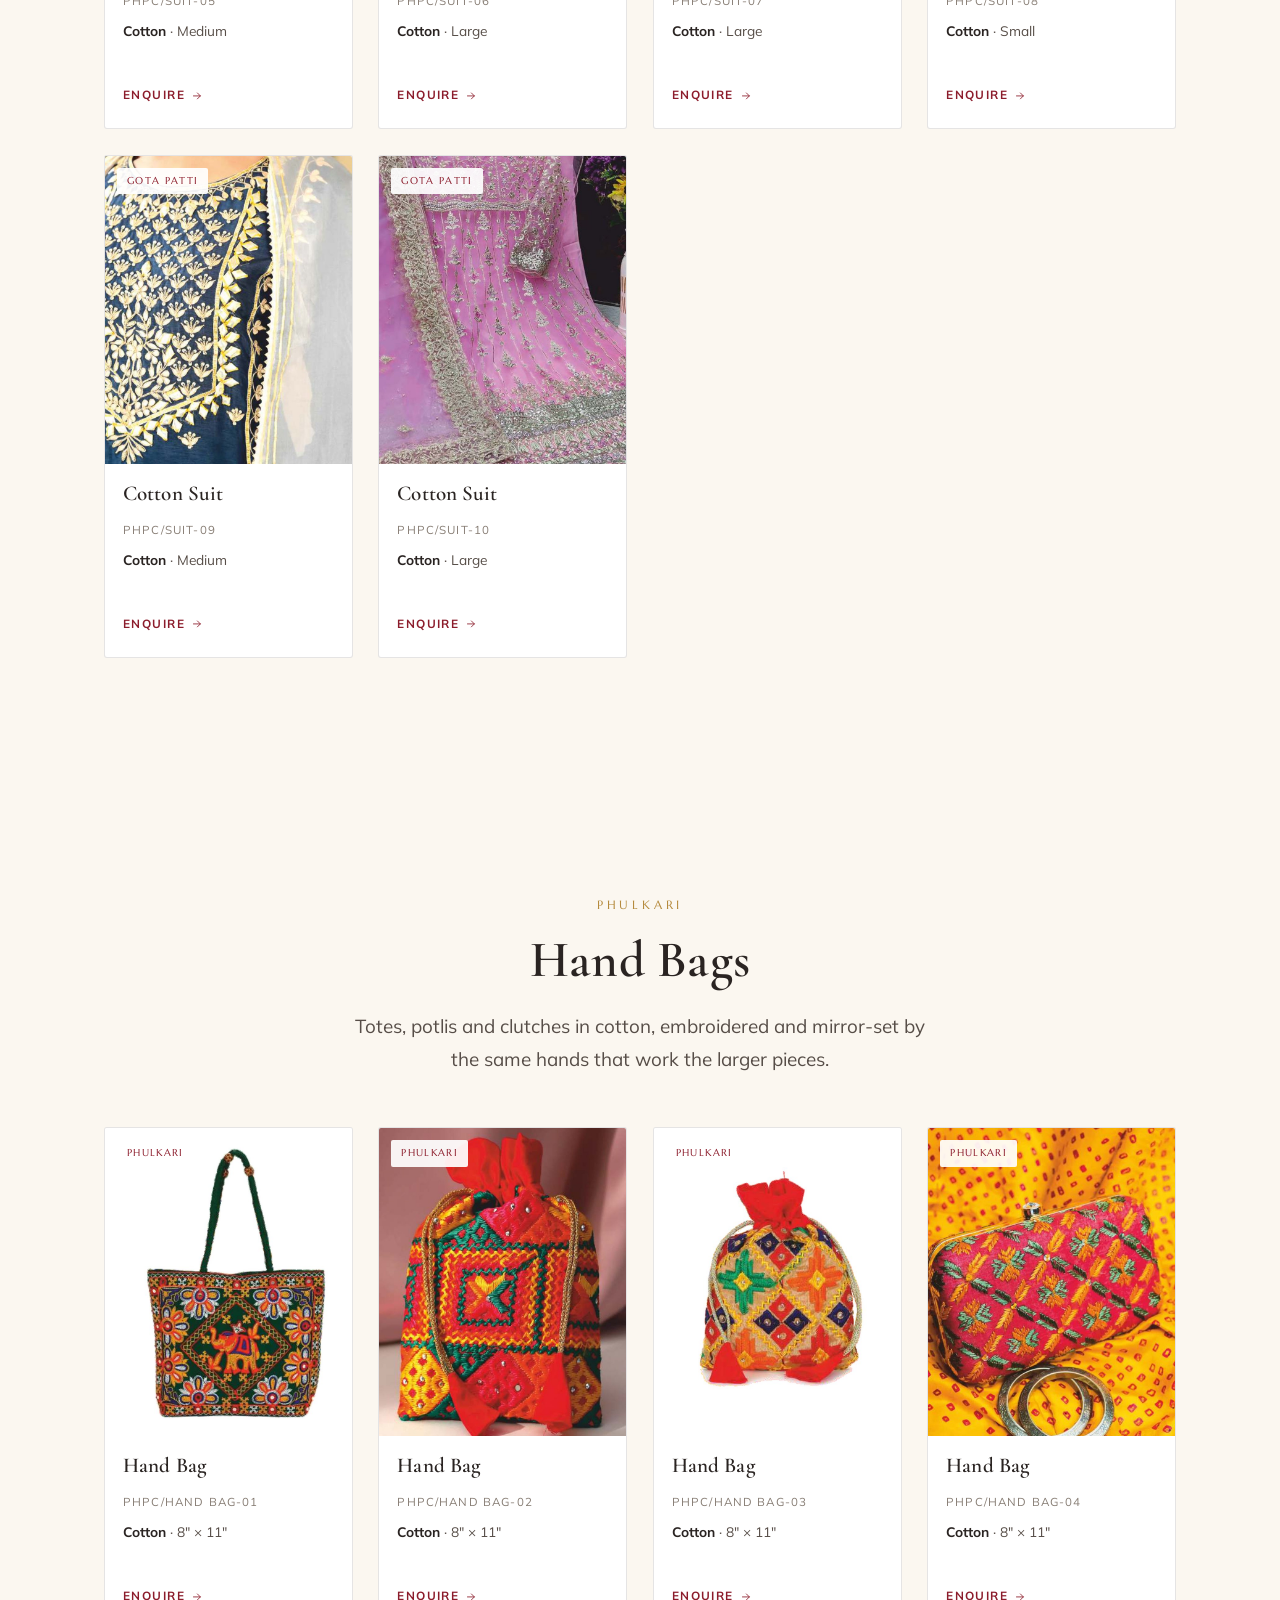
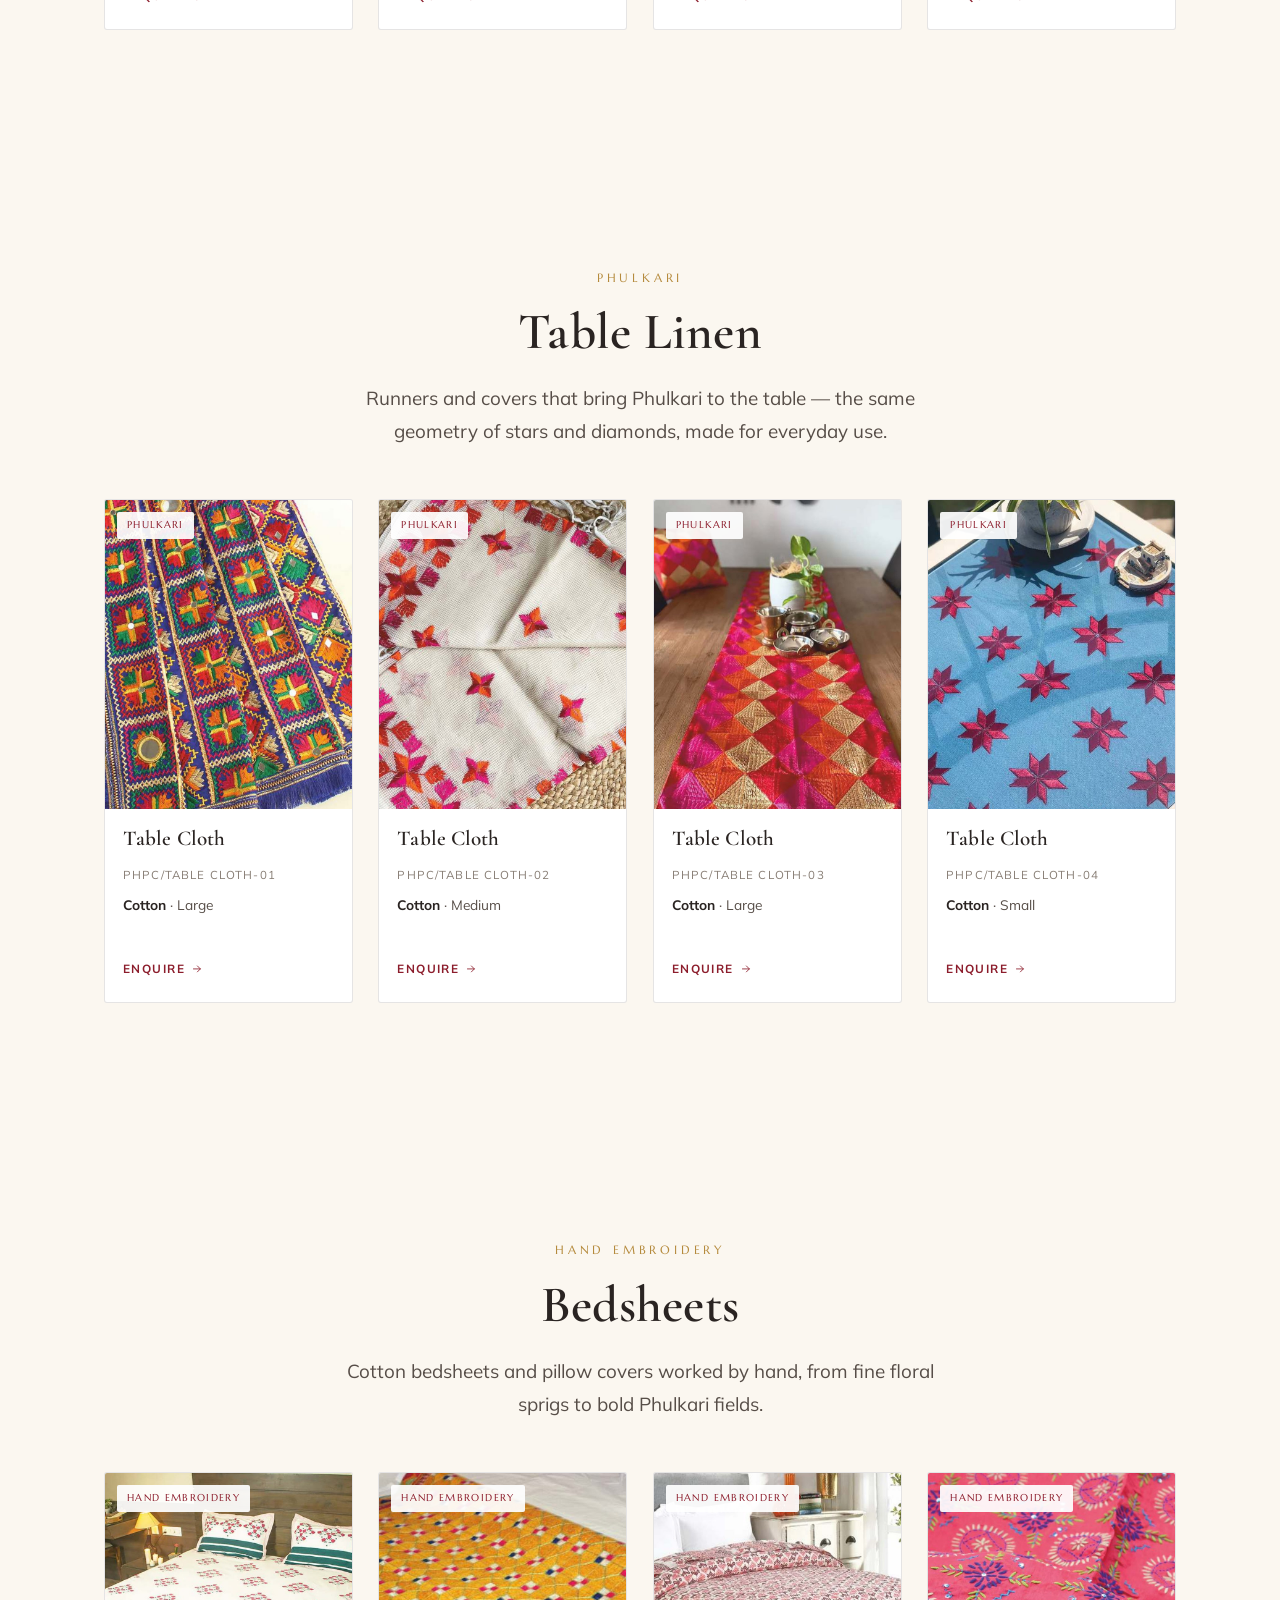
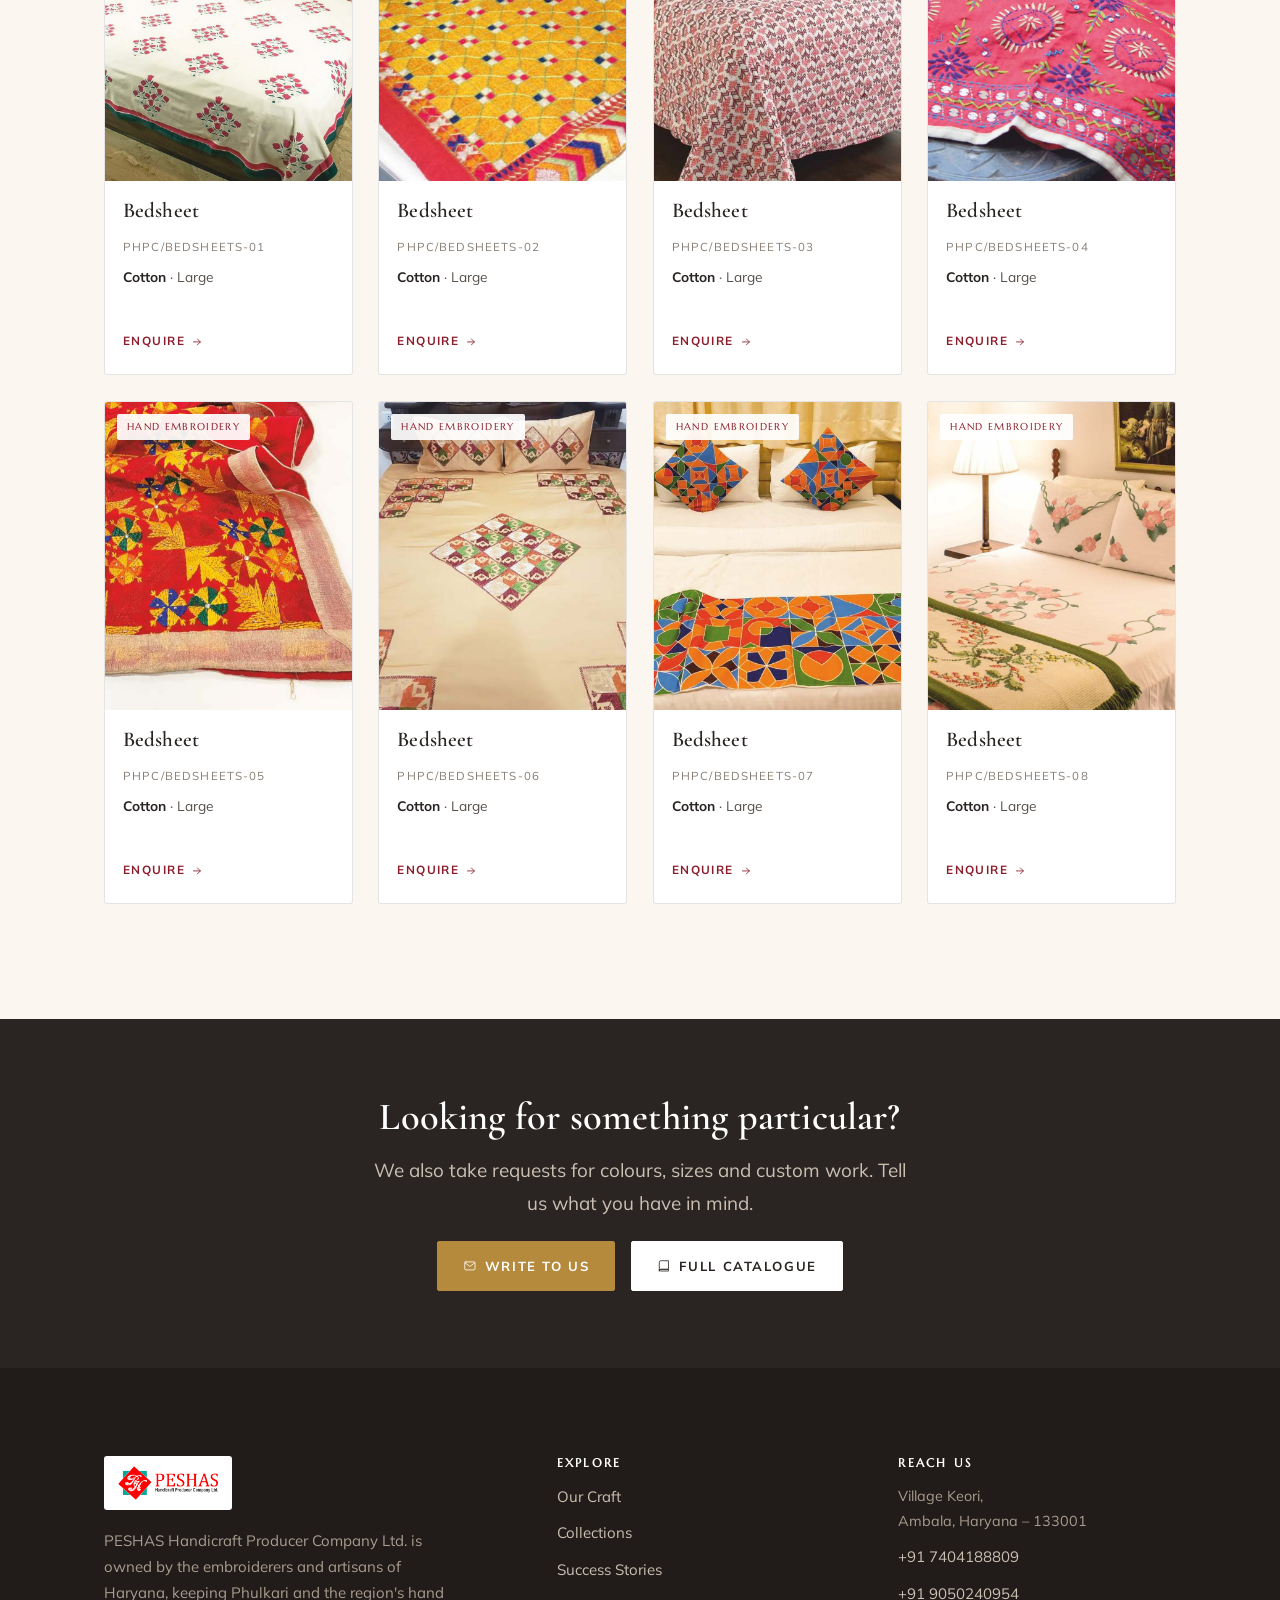
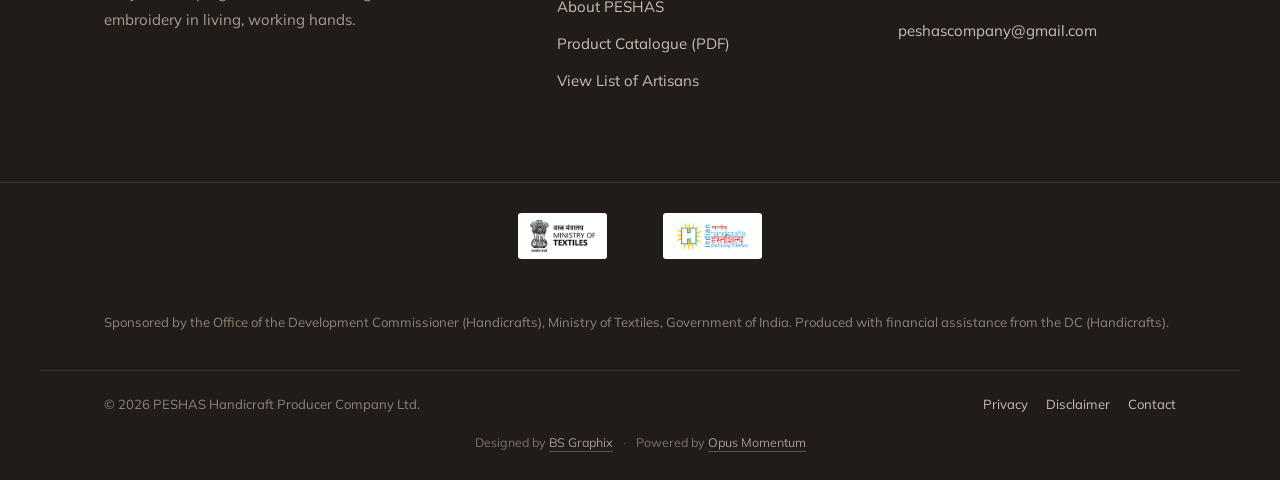
<file: collections.html>
<!DOCTYPE html>
<html lang="en">
<head>
<meta charset="utf-8">
<meta name="viewport" content="width=device-width, initial-scale=1">
<title>Collections — Phulkari Suits, Sarees, Dupattas & More | PESHAS</title>
<meta name="description" content="Browse the full PESHAS catalogue of hand-embroidered Phulkari, Kashmiri Kadai and Gota Patti — suits, sarees, dupattas, hand bags, table linen and bedsheets. Enquiry by email.">
<link rel="canonical" href="https://www.phpc.in/collections.html">
<meta property="og:type" content="website">
<meta property="og:site_name" content="PESHAS — PHPC">
<meta property="og:title" content="Collections — Phulkari Suits, Sarees, Dupattas & More | PESHAS">
<meta property="og:description" content="Browse the full PESHAS catalogue of hand-embroidered Phulkari, Kashmiri Kadai and Gota Patti — suits, sarees, dupattas, hand bags, table linen and bedsheets. Enquiry by email.">
<meta property="og:image" content="https://www.phpc.in/assets/brand/lifestyle-kurta.jpg">
<meta property="og:url" content="https://www.phpc.in/collections.html">
<meta name="twitter:card" content="summary_large_image">
<meta name="theme-color" content="#8c1d2c">
<script>document.documentElement.className+=" js";</script>
<link rel="icon" href="favicon.svg" type="image/svg+xml">
<link rel="apple-touch-icon" href="assets/logos/peshas-logo.png">
<link rel="preconnect" href="https://fonts.googleapis.com">
<link rel="preconnect" href="https://fonts.gstatic.com" crossorigin>
<link href="https://fonts.googleapis.com/css2?family=Cormorant+Garamond:wght@500;600&family=Marcellus&family=Mulish:wght@400;600;700;800&display=swap" rel="stylesheet">
<link rel="stylesheet" href="css/styles.css">
</head>
<body>
<header class="site-header is-solid">
  <div class="container">
    <a class="brand" href="index.html" aria-label="PESHAS — Handicraft Producer Company">
      <img class="brand-logo--dark" src="assets/logos/peshas-logo.png" alt="PESHAS Handicraft Producer Company — Phulkari Hand Embroidery">
    </a>
    <button class="navtoggle" aria-label="Open menu" aria-controls="nav"><span></span><span></span><span></span></button>
    <nav class="nav" id="nav" aria-label="Primary"><a href="index.html">Home</a><a href="craft.html">Our Craft</a><a href="collections.html" aria-current="page">Collections</a><a href="success.html">Success Stories</a><a href="about.html">About</a><a href="contact.html">Contact</a></nav>
  </div>
</header>
<main id="main">
  <section class="hero hero--sub hero--page">
    <div class="hero__media"><img src="assets/brand/lifestyle-kurta.jpg" alt="Detail of red and green floral hand embroidery on a white kurta"></div>
    <div class="container"><div class="hero__inner">
      <span class="eyebrow">The Catalogue</span>
      <h1>Collections</h1>
      <p style="margin-inline:auto;">Every piece here is embroidered by hand. Prices and availability are shared on request — write to us about anything that catches your eye.</p>
    </div></div>
  </section>
  <nav class="catnav" aria-label="Collections"><div class="container"><ul><li><a href="#suits">Suits</a></li><li><a href="#sarees">Sarees</a></li><li><a href="#dupattas">Dupattas</a></li><li><a href="#gota-patti">Gota Patti</a></li><li><a href="#hand-bags">Hand Bags</a></li><li><a href="#table-linen">Table Linen</a></li><li><a href="#bedsheets">Bedsheets</a></li></ul></div></nav>
  
  <section class="section cat-section" id="suits">
    <div class="container">
      <div class="cat-head reveal">
        <span class="eyebrow">Phulkari</span>
        <h2>Suits</h2>
        <p class="lead">Unstitched cotton suit sets — kurta, salwar and dupatta — carrying Phulkari and chikankari worked entirely by hand.</p>
      </div>
      <div class="products"><article class="card reveal">
  <div class="card__media">
    <img src="assets/products/phpc-suit-01.jpg" alt="Cotton Suit in Phulkari hand embroidery — PHPC/SUIT-01" loading="lazy" width="800" height="1000">
    <span class="card__tag">Phulkari</span>
  </div>
  <div class="card__body">
    <h3 class="card__name">Cotton Suit</h3>
    <span class="card__code">PHPC/SUIT-01</span>
    <p class="card__meta"><b>Cotton</b> · Medium</p>
    <span class="card__enquire"><a href="mailto:peshascompany@gmail.com?subject=Enquiry%3A%20PHPC/SUIT-01%20%28Phulkari%29&body=Hello%20PESHAS%2C%0D%0A%0D%0AI%20would%20like%20to%20know%20more%20about%20this%20piece%3A%0D%0A%E2%80%A2%20Product%3A%20Cotton%20Suit%0D%0A%E2%80%A2%20Code%3A%20PHPC/SUIT-01%0D%0A%E2%80%A2%20Technique%3A%20Phulkari%0D%0A%0D%0AThank%20you.">Enquire <svg viewBox="0 0 24 24" fill="none" stroke="currentColor" stroke-width="1.7" stroke-linecap="round" stroke-linejoin="round"><path d="M5 12h14M13 6l6 6-6 6"/></svg></a></span>
  </div>
</article><article class="card reveal">
  <div class="card__media">
    <img src="assets/products/phpc-suit-02.jpg" alt="Cotton Suit in Phulkari hand embroidery — PHPC/SUIT-02" loading="lazy" width="800" height="1000">
    <span class="card__tag">Phulkari</span>
  </div>
  <div class="card__body">
    <h3 class="card__name">Cotton Suit</h3>
    <span class="card__code">PHPC/SUIT-02</span>
    <p class="card__meta"><b>Cotton</b> · Large</p>
    <span class="card__enquire"><a href="mailto:peshascompany@gmail.com?subject=Enquiry%3A%20PHPC/SUIT-02%20%28Phulkari%29&body=Hello%20PESHAS%2C%0D%0A%0D%0AI%20would%20like%20to%20know%20more%20about%20this%20piece%3A%0D%0A%E2%80%A2%20Product%3A%20Cotton%20Suit%0D%0A%E2%80%A2%20Code%3A%20PHPC/SUIT-02%0D%0A%E2%80%A2%20Technique%3A%20Phulkari%0D%0A%0D%0AThank%20you.">Enquire <svg viewBox="0 0 24 24" fill="none" stroke="currentColor" stroke-width="1.7" stroke-linecap="round" stroke-linejoin="round"><path d="M5 12h14M13 6l6 6-6 6"/></svg></a></span>
  </div>
</article><article class="card reveal">
  <div class="card__media">
    <img src="assets/products/phpc-suit-03.jpg" alt="Cotton Suit in Phulkari hand embroidery — PHPC/SUIT-03" loading="lazy" width="800" height="1000">
    <span class="card__tag">Phulkari</span>
  </div>
  <div class="card__body">
    <h3 class="card__name">Cotton Suit</h3>
    <span class="card__code">PHPC/SUIT-03</span>
    <p class="card__meta"><b>Cotton</b> · Large</p>
    <span class="card__enquire"><a href="mailto:peshascompany@gmail.com?subject=Enquiry%3A%20PHPC/SUIT-03%20%28Phulkari%29&body=Hello%20PESHAS%2C%0D%0A%0D%0AI%20would%20like%20to%20know%20more%20about%20this%20piece%3A%0D%0A%E2%80%A2%20Product%3A%20Cotton%20Suit%0D%0A%E2%80%A2%20Code%3A%20PHPC/SUIT-03%0D%0A%E2%80%A2%20Technique%3A%20Phulkari%0D%0A%0D%0AThank%20you.">Enquire <svg viewBox="0 0 24 24" fill="none" stroke="currentColor" stroke-width="1.7" stroke-linecap="round" stroke-linejoin="round"><path d="M5 12h14M13 6l6 6-6 6"/></svg></a></span>
  </div>
</article><article class="card reveal">
  <div class="card__media">
    <img src="assets/products/phpc-suit-04.jpg" alt="Cotton Suit in Phulkari hand embroidery — PHPC/SUIT-04" loading="lazy" width="800" height="1000">
    <span class="card__tag">Phulkari</span>
  </div>
  <div class="card__body">
    <h3 class="card__name">Cotton Suit</h3>
    <span class="card__code">PHPC/SUIT-04</span>
    <p class="card__meta"><b>Cotton</b> · Small</p>
    <span class="card__enquire"><a href="mailto:peshascompany@gmail.com?subject=Enquiry%3A%20PHPC/SUIT-04%20%28Phulkari%29&body=Hello%20PESHAS%2C%0D%0A%0D%0AI%20would%20like%20to%20know%20more%20about%20this%20piece%3A%0D%0A%E2%80%A2%20Product%3A%20Cotton%20Suit%0D%0A%E2%80%A2%20Code%3A%20PHPC/SUIT-04%0D%0A%E2%80%A2%20Technique%3A%20Phulkari%0D%0A%0D%0AThank%20you.">Enquire <svg viewBox="0 0 24 24" fill="none" stroke="currentColor" stroke-width="1.7" stroke-linecap="round" stroke-linejoin="round"><path d="M5 12h14M13 6l6 6-6 6"/></svg></a></span>
  </div>
</article><article class="card reveal">
  <div class="card__media">
    <img src="assets/products/phpc-suit-05.jpg" alt="Cotton Suit in Phulkari hand embroidery — PHPC/SUIT-05" loading="lazy" width="800" height="1000">
    <span class="card__tag">Phulkari</span>
  </div>
  <div class="card__body">
    <h3 class="card__name">Cotton Suit</h3>
    <span class="card__code">PHPC/SUIT-05</span>
    <p class="card__meta"><b>Cotton</b> · Medium</p>
    <span class="card__enquire"><a href="mailto:peshascompany@gmail.com?subject=Enquiry%3A%20PHPC/SUIT-05%20%28Phulkari%29&body=Hello%20PESHAS%2C%0D%0A%0D%0AI%20would%20like%20to%20know%20more%20about%20this%20piece%3A%0D%0A%E2%80%A2%20Product%3A%20Cotton%20Suit%0D%0A%E2%80%A2%20Code%3A%20PHPC/SUIT-05%0D%0A%E2%80%A2%20Technique%3A%20Phulkari%0D%0A%0D%0AThank%20you.">Enquire <svg viewBox="0 0 24 24" fill="none" stroke="currentColor" stroke-width="1.7" stroke-linecap="round" stroke-linejoin="round"><path d="M5 12h14M13 6l6 6-6 6"/></svg></a></span>
  </div>
</article><article class="card reveal">
  <div class="card__media">
    <img src="assets/products/phpc-suit-06.jpg" alt="Cotton Suit in Phulkari hand embroidery — PHPC/SUIT-06" loading="lazy" width="800" height="1000">
    <span class="card__tag">Phulkari</span>
  </div>
  <div class="card__body">
    <h3 class="card__name">Cotton Suit</h3>
    <span class="card__code">PHPC/SUIT-06</span>
    <p class="card__meta"><b>Cotton</b> · Large</p>
    <span class="card__enquire"><a href="mailto:peshascompany@gmail.com?subject=Enquiry%3A%20PHPC/SUIT-06%20%28Phulkari%29&body=Hello%20PESHAS%2C%0D%0A%0D%0AI%20would%20like%20to%20know%20more%20about%20this%20piece%3A%0D%0A%E2%80%A2%20Product%3A%20Cotton%20Suit%0D%0A%E2%80%A2%20Code%3A%20PHPC/SUIT-06%0D%0A%E2%80%A2%20Technique%3A%20Phulkari%0D%0A%0D%0AThank%20you.">Enquire <svg viewBox="0 0 24 24" fill="none" stroke="currentColor" stroke-width="1.7" stroke-linecap="round" stroke-linejoin="round"><path d="M5 12h14M13 6l6 6-6 6"/></svg></a></span>
  </div>
</article><article class="card reveal">
  <div class="card__media">
    <img src="assets/products/phpc-suit-07.jpg" alt="Cotton Suit in Phulkari hand embroidery — PHPC/SUIT-07" loading="lazy" width="800" height="1000">
    <span class="card__tag">Phulkari</span>
  </div>
  <div class="card__body">
    <h3 class="card__name">Cotton Suit</h3>
    <span class="card__code">PHPC/SUIT-07</span>
    <p class="card__meta"><b>Cotton</b> · Small</p>
    <span class="card__enquire"><a href="mailto:peshascompany@gmail.com?subject=Enquiry%3A%20PHPC/SUIT-07%20%28Phulkari%29&body=Hello%20PESHAS%2C%0D%0A%0D%0AI%20would%20like%20to%20know%20more%20about%20this%20piece%3A%0D%0A%E2%80%A2%20Product%3A%20Cotton%20Suit%0D%0A%E2%80%A2%20Code%3A%20PHPC/SUIT-07%0D%0A%E2%80%A2%20Technique%3A%20Phulkari%0D%0A%0D%0AThank%20you.">Enquire <svg viewBox="0 0 24 24" fill="none" stroke="currentColor" stroke-width="1.7" stroke-linecap="round" stroke-linejoin="round"><path d="M5 12h14M13 6l6 6-6 6"/></svg></a></span>
  </div>
</article><article class="card reveal">
  <div class="card__media">
    <img src="assets/products/phpc-suit-08.jpg" alt="Cotton Suit in Phulkari hand embroidery — PHPC/SUIT-08" loading="lazy" width="800" height="1000">
    <span class="card__tag">Phulkari</span>
  </div>
  <div class="card__body">
    <h3 class="card__name">Cotton Suit</h3>
    <span class="card__code">PHPC/SUIT-08</span>
    <p class="card__meta"><b>Cotton</b> · Small</p>
    <span class="card__enquire"><a href="mailto:peshascompany@gmail.com?subject=Enquiry%3A%20PHPC/SUIT-08%20%28Phulkari%29&body=Hello%20PESHAS%2C%0D%0A%0D%0AI%20would%20like%20to%20know%20more%20about%20this%20piece%3A%0D%0A%E2%80%A2%20Product%3A%20Cotton%20Suit%0D%0A%E2%80%A2%20Code%3A%20PHPC/SUIT-08%0D%0A%E2%80%A2%20Technique%3A%20Phulkari%0D%0A%0D%0AThank%20you.">Enquire <svg viewBox="0 0 24 24" fill="none" stroke="currentColor" stroke-width="1.7" stroke-linecap="round" stroke-linejoin="round"><path d="M5 12h14M13 6l6 6-6 6"/></svg></a></span>
  </div>
</article><article class="card reveal">
  <div class="card__media">
    <img src="assets/products/phpc-suit-09.jpg" alt="Cotton Suit in Phulkari hand embroidery — PHPC/SUIT-09" loading="lazy" width="800" height="1000">
    <span class="card__tag">Phulkari</span>
  </div>
  <div class="card__body">
    <h3 class="card__name">Cotton Suit</h3>
    <span class="card__code">PHPC/SUIT-09</span>
    <p class="card__meta"><b>Cotton</b> · Medium</p>
    <span class="card__enquire"><a href="mailto:peshascompany@gmail.com?subject=Enquiry%3A%20PHPC/SUIT-09%20%28Phulkari%29&body=Hello%20PESHAS%2C%0D%0A%0D%0AI%20would%20like%20to%20know%20more%20about%20this%20piece%3A%0D%0A%E2%80%A2%20Product%3A%20Cotton%20Suit%0D%0A%E2%80%A2%20Code%3A%20PHPC/SUIT-09%0D%0A%E2%80%A2%20Technique%3A%20Phulkari%0D%0A%0D%0AThank%20you.">Enquire <svg viewBox="0 0 24 24" fill="none" stroke="currentColor" stroke-width="1.7" stroke-linecap="round" stroke-linejoin="round"><path d="M5 12h14M13 6l6 6-6 6"/></svg></a></span>
  </div>
</article><article class="card reveal">
  <div class="card__media">
    <img src="assets/products/phpc-suit-10.jpg" alt="Cotton Suit in Phulkari hand embroidery — PHPC/SUIT-10" loading="lazy" width="800" height="1000">
    <span class="card__tag">Phulkari</span>
  </div>
  <div class="card__body">
    <h3 class="card__name">Cotton Suit</h3>
    <span class="card__code">PHPC/SUIT-10</span>
    <p class="card__meta"><b>Cotton</b> · Large</p>
    <span class="card__enquire"><a href="mailto:peshascompany@gmail.com?subject=Enquiry%3A%20PHPC/SUIT-10%20%28Phulkari%29&body=Hello%20PESHAS%2C%0D%0A%0D%0AI%20would%20like%20to%20know%20more%20about%20this%20piece%3A%0D%0A%E2%80%A2%20Product%3A%20Cotton%20Suit%0D%0A%E2%80%A2%20Code%3A%20PHPC/SUIT-10%0D%0A%E2%80%A2%20Technique%3A%20Phulkari%0D%0A%0D%0AThank%20you.">Enquire <svg viewBox="0 0 24 24" fill="none" stroke="currentColor" stroke-width="1.7" stroke-linecap="round" stroke-linejoin="round"><path d="M5 12h14M13 6l6 6-6 6"/></svg></a></span>
  </div>
</article></div>
    </div>
  </section>
  <section class="section cat-section" id="sarees">
    <div class="container">
      <div class="cat-head reveal">
        <span class="eyebrow">Phulkari & Kashmiri Kadai</span>
        <h2>Sarees</h2>
        <p class="lead">Six-yard cotton sarees in Phulkari and Kashmiri Kadai, the needlework running across body, pallu and border.</p>
      </div>
      <div class="products"><article class="card reveal">
  <div class="card__media">
    <img src="assets/products/phpc-saree-01.jpg" alt="Cotton Saree in Phulkari hand embroidery — PHPC/SAREE-01" loading="lazy" width="800" height="1000">
    <span class="card__tag">Phulkari</span>
  </div>
  <div class="card__body">
    <h3 class="card__name">Cotton Saree</h3>
    <span class="card__code">PHPC/SAREE-01</span>
    <p class="card__meta"><b>Cotton</b> · 5.50 mtr</p>
    <span class="card__enquire"><a href="mailto:peshascompany@gmail.com?subject=Enquiry%3A%20PHPC/SAREE-01%20%28Phulkari%29&body=Hello%20PESHAS%2C%0D%0A%0D%0AI%20would%20like%20to%20know%20more%20about%20this%20piece%3A%0D%0A%E2%80%A2%20Product%3A%20Cotton%20Saree%0D%0A%E2%80%A2%20Code%3A%20PHPC/SAREE-01%0D%0A%E2%80%A2%20Technique%3A%20Phulkari%0D%0A%0D%0AThank%20you.">Enquire <svg viewBox="0 0 24 24" fill="none" stroke="currentColor" stroke-width="1.7" stroke-linecap="round" stroke-linejoin="round"><path d="M5 12h14M13 6l6 6-6 6"/></svg></a></span>
  </div>
</article><article class="card reveal">
  <div class="card__media">
    <img src="assets/products/phpc-saree-02.jpg" alt="Cotton Saree in Phulkari hand embroidery — PHPC/SAREE-02" loading="lazy" width="800" height="1000">
    <span class="card__tag">Phulkari</span>
  </div>
  <div class="card__body">
    <h3 class="card__name">Cotton Saree</h3>
    <span class="card__code">PHPC/SAREE-02</span>
    <p class="card__meta"><b>Cotton</b> · 5.50 mtr</p>
    <span class="card__enquire"><a href="mailto:peshascompany@gmail.com?subject=Enquiry%3A%20PHPC/SAREE-02%20%28Phulkari%29&body=Hello%20PESHAS%2C%0D%0A%0D%0AI%20would%20like%20to%20know%20more%20about%20this%20piece%3A%0D%0A%E2%80%A2%20Product%3A%20Cotton%20Saree%0D%0A%E2%80%A2%20Code%3A%20PHPC/SAREE-02%0D%0A%E2%80%A2%20Technique%3A%20Phulkari%0D%0A%0D%0AThank%20you.">Enquire <svg viewBox="0 0 24 24" fill="none" stroke="currentColor" stroke-width="1.7" stroke-linecap="round" stroke-linejoin="round"><path d="M5 12h14M13 6l6 6-6 6"/></svg></a></span>
  </div>
</article><article class="card reveal">
  <div class="card__media">
    <img src="assets/products/phpc-saree-03.jpg" alt="Cotton Saree in Phulkari hand embroidery — PHPC/SAREE-03" loading="lazy" width="800" height="1000">
    <span class="card__tag">Phulkari</span>
  </div>
  <div class="card__body">
    <h3 class="card__name">Cotton Saree</h3>
    <span class="card__code">PHPC/SAREE-03</span>
    <p class="card__meta"><b>Cotton</b> · 5.50 mtr</p>
    <span class="card__enquire"><a href="mailto:peshascompany@gmail.com?subject=Enquiry%3A%20PHPC/SAREE-03%20%28Phulkari%29&body=Hello%20PESHAS%2C%0D%0A%0D%0AI%20would%20like%20to%20know%20more%20about%20this%20piece%3A%0D%0A%E2%80%A2%20Product%3A%20Cotton%20Saree%0D%0A%E2%80%A2%20Code%3A%20PHPC/SAREE-03%0D%0A%E2%80%A2%20Technique%3A%20Phulkari%0D%0A%0D%0AThank%20you.">Enquire <svg viewBox="0 0 24 24" fill="none" stroke="currentColor" stroke-width="1.7" stroke-linecap="round" stroke-linejoin="round"><path d="M5 12h14M13 6l6 6-6 6"/></svg></a></span>
  </div>
</article><article class="card reveal">
  <div class="card__media">
    <img src="assets/products/phpc-saree-04.jpg" alt="Cotton Saree in Phulkari hand embroidery — PHPC/SAREE-04" loading="lazy" width="800" height="1000">
    <span class="card__tag">Phulkari</span>
  </div>
  <div class="card__body">
    <h3 class="card__name">Cotton Saree</h3>
    <span class="card__code">PHPC/SAREE-04</span>
    <p class="card__meta"><b>Cotton</b> · 5.50 mtr</p>
    <span class="card__enquire"><a href="mailto:peshascompany@gmail.com?subject=Enquiry%3A%20PHPC/SAREE-04%20%28Phulkari%29&body=Hello%20PESHAS%2C%0D%0A%0D%0AI%20would%20like%20to%20know%20more%20about%20this%20piece%3A%0D%0A%E2%80%A2%20Product%3A%20Cotton%20Saree%0D%0A%E2%80%A2%20Code%3A%20PHPC/SAREE-04%0D%0A%E2%80%A2%20Technique%3A%20Phulkari%0D%0A%0D%0AThank%20you.">Enquire <svg viewBox="0 0 24 24" fill="none" stroke="currentColor" stroke-width="1.7" stroke-linecap="round" stroke-linejoin="round"><path d="M5 12h14M13 6l6 6-6 6"/></svg></a></span>
  </div>
</article><article class="card reveal">
  <div class="card__media">
    <img src="assets/products/phpc-saree-05.jpg" alt="Cotton Saree in Kashmiri Kadai hand embroidery — PHPC/SAREE-05" loading="lazy" width="800" height="1000">
    <span class="card__tag">Kashmiri Kadai</span>
  </div>
  <div class="card__body">
    <h3 class="card__name">Cotton Saree</h3>
    <span class="card__code">PHPC/SAREE-05</span>
    <p class="card__meta"><b>Cotton</b> · 5.50 mtr</p>
    <span class="card__enquire"><a href="mailto:peshascompany@gmail.com?subject=Enquiry%3A%20PHPC/SAREE-05%20%28Kashmiri%20Kadai%29&body=Hello%20PESHAS%2C%0D%0A%0D%0AI%20would%20like%20to%20know%20more%20about%20this%20piece%3A%0D%0A%E2%80%A2%20Product%3A%20Cotton%20Saree%0D%0A%E2%80%A2%20Code%3A%20PHPC/SAREE-05%0D%0A%E2%80%A2%20Technique%3A%20Kashmiri%20Kadai%0D%0A%0D%0AThank%20you.">Enquire <svg viewBox="0 0 24 24" fill="none" stroke="currentColor" stroke-width="1.7" stroke-linecap="round" stroke-linejoin="round"><path d="M5 12h14M13 6l6 6-6 6"/></svg></a></span>
  </div>
</article><article class="card reveal">
  <div class="card__media">
    <img src="assets/products/phpc-saree-06.jpg" alt="Cotton Saree in Kashmiri Kadai hand embroidery — PHPC/SAREE-06" loading="lazy" width="800" height="1000">
    <span class="card__tag">Kashmiri Kadai</span>
  </div>
  <div class="card__body">
    <h3 class="card__name">Cotton Saree</h3>
    <span class="card__code">PHPC/SAREE-06</span>
    <p class="card__meta"><b>Cotton</b> · 5.50 mtr</p>
    <span class="card__enquire"><a href="mailto:peshascompany@gmail.com?subject=Enquiry%3A%20PHPC/SAREE-06%20%28Kashmiri%20Kadai%29&body=Hello%20PESHAS%2C%0D%0A%0D%0AI%20would%20like%20to%20know%20more%20about%20this%20piece%3A%0D%0A%E2%80%A2%20Product%3A%20Cotton%20Saree%0D%0A%E2%80%A2%20Code%3A%20PHPC/SAREE-06%0D%0A%E2%80%A2%20Technique%3A%20Kashmiri%20Kadai%0D%0A%0D%0AThank%20you.">Enquire <svg viewBox="0 0 24 24" fill="none" stroke="currentColor" stroke-width="1.7" stroke-linecap="round" stroke-linejoin="round"><path d="M5 12h14M13 6l6 6-6 6"/></svg></a></span>
  </div>
</article><article class="card reveal">
  <div class="card__media">
    <img src="assets/products/phpc-saree-07.jpg" alt="Cotton Saree in Phulkari hand embroidery — PHPC/SAREE-07" loading="lazy" width="800" height="1000">
    <span class="card__tag">Phulkari</span>
  </div>
  <div class="card__body">
    <h3 class="card__name">Cotton Saree</h3>
    <span class="card__code">PHPC/SAREE-07</span>
    <p class="card__meta"><b>Cotton</b> · 5.50 mtr</p>
    <span class="card__enquire"><a href="mailto:peshascompany@gmail.com?subject=Enquiry%3A%20PHPC/SAREE-07%20%28Phulkari%29&body=Hello%20PESHAS%2C%0D%0A%0D%0AI%20would%20like%20to%20know%20more%20about%20this%20piece%3A%0D%0A%E2%80%A2%20Product%3A%20Cotton%20Saree%0D%0A%E2%80%A2%20Code%3A%20PHPC/SAREE-07%0D%0A%E2%80%A2%20Technique%3A%20Phulkari%0D%0A%0D%0AThank%20you.">Enquire <svg viewBox="0 0 24 24" fill="none" stroke="currentColor" stroke-width="1.7" stroke-linecap="round" stroke-linejoin="round"><path d="M5 12h14M13 6l6 6-6 6"/></svg></a></span>
  </div>
</article><article class="card reveal">
  <div class="card__media">
    <img src="assets/products/phpc-saree-08.jpg" alt="Cotton Saree in Phulkari hand embroidery — PHPC/SAREE-08" loading="lazy" width="800" height="1000">
    <span class="card__tag">Phulkari</span>
  </div>
  <div class="card__body">
    <h3 class="card__name">Cotton Saree</h3>
    <span class="card__code">PHPC/SAREE-08</span>
    <p class="card__meta"><b>Cotton</b> · 5.50 mtr</p>
    <span class="card__enquire"><a href="mailto:peshascompany@gmail.com?subject=Enquiry%3A%20PHPC/SAREE-08%20%28Phulkari%29&body=Hello%20PESHAS%2C%0D%0A%0D%0AI%20would%20like%20to%20know%20more%20about%20this%20piece%3A%0D%0A%E2%80%A2%20Product%3A%20Cotton%20Saree%0D%0A%E2%80%A2%20Code%3A%20PHPC/SAREE-08%0D%0A%E2%80%A2%20Technique%3A%20Phulkari%0D%0A%0D%0AThank%20you.">Enquire <svg viewBox="0 0 24 24" fill="none" stroke="currentColor" stroke-width="1.7" stroke-linecap="round" stroke-linejoin="round"><path d="M5 12h14M13 6l6 6-6 6"/></svg></a></span>
  </div>
</article><article class="card reveal">
  <div class="card__media">
    <img src="assets/products/phpc-saree-09.jpg" alt="Cotton Saree in Phulkari hand embroidery — PHPC/SAREE-09" loading="lazy" width="800" height="1000">
    <span class="card__tag">Phulkari</span>
  </div>
  <div class="card__body">
    <h3 class="card__name">Cotton Saree</h3>
    <span class="card__code">PHPC/SAREE-09</span>
    <p class="card__meta"><b>Cotton</b> · 5.50 mtr</p>
    <span class="card__enquire"><a href="mailto:peshascompany@gmail.com?subject=Enquiry%3A%20PHPC/SAREE-09%20%28Phulkari%29&body=Hello%20PESHAS%2C%0D%0A%0D%0AI%20would%20like%20to%20know%20more%20about%20this%20piece%3A%0D%0A%E2%80%A2%20Product%3A%20Cotton%20Saree%0D%0A%E2%80%A2%20Code%3A%20PHPC/SAREE-09%0D%0A%E2%80%A2%20Technique%3A%20Phulkari%0D%0A%0D%0AThank%20you.">Enquire <svg viewBox="0 0 24 24" fill="none" stroke="currentColor" stroke-width="1.7" stroke-linecap="round" stroke-linejoin="round"><path d="M5 12h14M13 6l6 6-6 6"/></svg></a></span>
  </div>
</article><article class="card reveal">
  <div class="card__media">
    <img src="assets/products/phpc-saree-10.jpg" alt="Cotton Saree in Phulkari hand embroidery — PHPC/SAREE-10" loading="lazy" width="800" height="1000">
    <span class="card__tag">Phulkari</span>
  </div>
  <div class="card__body">
    <h3 class="card__name">Cotton Saree</h3>
    <span class="card__code">PHPC/SAREE-10</span>
    <p class="card__meta"><b>Cotton</b> · 5.50 mtr</p>
    <span class="card__enquire"><a href="mailto:peshascompany@gmail.com?subject=Enquiry%3A%20PHPC/SAREE-10%20%28Phulkari%29&body=Hello%20PESHAS%2C%0D%0A%0D%0AI%20would%20like%20to%20know%20more%20about%20this%20piece%3A%0D%0A%E2%80%A2%20Product%3A%20Cotton%20Saree%0D%0A%E2%80%A2%20Code%3A%20PHPC/SAREE-10%0D%0A%E2%80%A2%20Technique%3A%20Phulkari%0D%0A%0D%0AThank%20you.">Enquire <svg viewBox="0 0 24 24" fill="none" stroke="currentColor" stroke-width="1.7" stroke-linecap="round" stroke-linejoin="round"><path d="M5 12h14M13 6l6 6-6 6"/></svg></a></span>
  </div>
</article></div>
    </div>
  </section>
  <section class="section cat-section" id="dupattas">
    <div class="container">
      <div class="cat-head reveal">
        <span class="eyebrow">Phulkari & Kashmiri Kadai</span>
        <h2>Dupattas</h2>
        <p class="lead">The piece most loved for Phulkari — a single dupatta can hold weeks of darning-stitch flowers from edge to edge.</p>
      </div>
      <div class="products"><article class="card reveal">
  <div class="card__media">
    <img src="assets/products/phpc-dupatta-01.jpg" alt="Cotton Dupatta in Phulkari hand embroidery — PHPC/DUPATTA-01" loading="lazy" width="800" height="1000">
    <span class="card__tag">Phulkari</span>
  </div>
  <div class="card__body">
    <h3 class="card__name">Cotton Dupatta</h3>
    <span class="card__code">PHPC/DUPATTA-01</span>
    <p class="card__meta"><b>Cotton</b> · Medium</p>
    <span class="card__enquire"><a href="mailto:peshascompany@gmail.com?subject=Enquiry%3A%20PHPC/DUPATTA-01%20%28Phulkari%29&body=Hello%20PESHAS%2C%0D%0A%0D%0AI%20would%20like%20to%20know%20more%20about%20this%20piece%3A%0D%0A%E2%80%A2%20Product%3A%20Cotton%20Dupatta%0D%0A%E2%80%A2%20Code%3A%20PHPC/DUPATTA-01%0D%0A%E2%80%A2%20Technique%3A%20Phulkari%0D%0A%0D%0AThank%20you.">Enquire <svg viewBox="0 0 24 24" fill="none" stroke="currentColor" stroke-width="1.7" stroke-linecap="round" stroke-linejoin="round"><path d="M5 12h14M13 6l6 6-6 6"/></svg></a></span>
  </div>
</article><article class="card reveal">
  <div class="card__media">
    <img src="assets/products/phpc-dupatta-02.jpg" alt="Cotton Dupatta in Phulkari hand embroidery — PHPC/DUPATTA-02" loading="lazy" width="800" height="1000">
    <span class="card__tag">Phulkari</span>
  </div>
  <div class="card__body">
    <h3 class="card__name">Cotton Dupatta</h3>
    <span class="card__code">PHPC/DUPATTA-02</span>
    <p class="card__meta"><b>Cotton</b> · Medium</p>
    <span class="card__enquire"><a href="mailto:peshascompany@gmail.com?subject=Enquiry%3A%20PHPC/DUPATTA-02%20%28Phulkari%29&body=Hello%20PESHAS%2C%0D%0A%0D%0AI%20would%20like%20to%20know%20more%20about%20this%20piece%3A%0D%0A%E2%80%A2%20Product%3A%20Cotton%20Dupatta%0D%0A%E2%80%A2%20Code%3A%20PHPC/DUPATTA-02%0D%0A%E2%80%A2%20Technique%3A%20Phulkari%0D%0A%0D%0AThank%20you.">Enquire <svg viewBox="0 0 24 24" fill="none" stroke="currentColor" stroke-width="1.7" stroke-linecap="round" stroke-linejoin="round"><path d="M5 12h14M13 6l6 6-6 6"/></svg></a></span>
  </div>
</article><article class="card reveal">
  <div class="card__media">
    <img src="assets/products/phpc-dupatta-03.jpg" alt="Cotton Dupatta in Phulkari hand embroidery — PHPC/DUPATTA-03" loading="lazy" width="800" height="1000">
    <span class="card__tag">Phulkari</span>
  </div>
  <div class="card__body">
    <h3 class="card__name">Cotton Dupatta</h3>
    <span class="card__code">PHPC/DUPATTA-03</span>
    <p class="card__meta"><b>Cotton</b> · Medium</p>
    <span class="card__enquire"><a href="mailto:peshascompany@gmail.com?subject=Enquiry%3A%20PHPC/DUPATTA-03%20%28Phulkari%29&body=Hello%20PESHAS%2C%0D%0A%0D%0AI%20would%20like%20to%20know%20more%20about%20this%20piece%3A%0D%0A%E2%80%A2%20Product%3A%20Cotton%20Dupatta%0D%0A%E2%80%A2%20Code%3A%20PHPC/DUPATTA-03%0D%0A%E2%80%A2%20Technique%3A%20Phulkari%0D%0A%0D%0AThank%20you.">Enquire <svg viewBox="0 0 24 24" fill="none" stroke="currentColor" stroke-width="1.7" stroke-linecap="round" stroke-linejoin="round"><path d="M5 12h14M13 6l6 6-6 6"/></svg></a></span>
  </div>
</article><article class="card reveal">
  <div class="card__media">
    <img src="assets/products/phpc-dupatta-04.jpg" alt="Cotton Dupatta in Phulkari hand embroidery — PHPC/DUPATTA-04" loading="lazy" width="800" height="1000">
    <span class="card__tag">Phulkari</span>
  </div>
  <div class="card__body">
    <h3 class="card__name">Cotton Dupatta</h3>
    <span class="card__code">PHPC/DUPATTA-04</span>
    <p class="card__meta"><b>Cotton</b> · Medium</p>
    <span class="card__enquire"><a href="mailto:peshascompany@gmail.com?subject=Enquiry%3A%20PHPC/DUPATTA-04%20%28Phulkari%29&body=Hello%20PESHAS%2C%0D%0A%0D%0AI%20would%20like%20to%20know%20more%20about%20this%20piece%3A%0D%0A%E2%80%A2%20Product%3A%20Cotton%20Dupatta%0D%0A%E2%80%A2%20Code%3A%20PHPC/DUPATTA-04%0D%0A%E2%80%A2%20Technique%3A%20Phulkari%0D%0A%0D%0AThank%20you.">Enquire <svg viewBox="0 0 24 24" fill="none" stroke="currentColor" stroke-width="1.7" stroke-linecap="round" stroke-linejoin="round"><path d="M5 12h14M13 6l6 6-6 6"/></svg></a></span>
  </div>
</article><article class="card reveal">
  <div class="card__media">
    <img src="assets/products/phpc-dupatta-05.jpg" alt="Cotton Dupatta in Phulkari hand embroidery — PHPC/DUPATTA-05" loading="lazy" width="800" height="1000">
    <span class="card__tag">Phulkari</span>
  </div>
  <div class="card__body">
    <h3 class="card__name">Cotton Dupatta</h3>
    <span class="card__code">PHPC/DUPATTA-05</span>
    <p class="card__meta"><b>Cotton</b> · Medium</p>
    <span class="card__enquire"><a href="mailto:peshascompany@gmail.com?subject=Enquiry%3A%20PHPC/DUPATTA-05%20%28Phulkari%29&body=Hello%20PESHAS%2C%0D%0A%0D%0AI%20would%20like%20to%20know%20more%20about%20this%20piece%3A%0D%0A%E2%80%A2%20Product%3A%20Cotton%20Dupatta%0D%0A%E2%80%A2%20Code%3A%20PHPC/DUPATTA-05%0D%0A%E2%80%A2%20Technique%3A%20Phulkari%0D%0A%0D%0AThank%20you.">Enquire <svg viewBox="0 0 24 24" fill="none" stroke="currentColor" stroke-width="1.7" stroke-linecap="round" stroke-linejoin="round"><path d="M5 12h14M13 6l6 6-6 6"/></svg></a></span>
  </div>
</article><article class="card reveal">
  <div class="card__media">
    <img src="assets/products/phpc-dupatta-06.jpg" alt="Cotton Dupatta in Phulkari hand embroidery — PHPC/DUPATTA-06" loading="lazy" width="800" height="1000">
    <span class="card__tag">Phulkari</span>
  </div>
  <div class="card__body">
    <h3 class="card__name">Cotton Dupatta</h3>
    <span class="card__code">PHPC/DUPATTA-06</span>
    <p class="card__meta"><b>Cotton</b> · Medium</p>
    <span class="card__enquire"><a href="mailto:peshascompany@gmail.com?subject=Enquiry%3A%20PHPC/DUPATTA-06%20%28Phulkari%29&body=Hello%20PESHAS%2C%0D%0A%0D%0AI%20would%20like%20to%20know%20more%20about%20this%20piece%3A%0D%0A%E2%80%A2%20Product%3A%20Cotton%20Dupatta%0D%0A%E2%80%A2%20Code%3A%20PHPC/DUPATTA-06%0D%0A%E2%80%A2%20Technique%3A%20Phulkari%0D%0A%0D%0AThank%20you.">Enquire <svg viewBox="0 0 24 24" fill="none" stroke="currentColor" stroke-width="1.7" stroke-linecap="round" stroke-linejoin="round"><path d="M5 12h14M13 6l6 6-6 6"/></svg></a></span>
  </div>
</article><article class="card reveal">
  <div class="card__media">
    <img src="assets/products/phpc-dupatta-07.jpg" alt="Cotton Dupatta in Kashmiri Kadai hand embroidery — PHPC/DUPATTA-07" loading="lazy" width="800" height="1000">
    <span class="card__tag">Kashmiri Kadai</span>
  </div>
  <div class="card__body">
    <h3 class="card__name">Cotton Dupatta</h3>
    <span class="card__code">PHPC/DUPATTA-07</span>
    <p class="card__meta"><b>Cotton</b> · Medium</p>
    <span class="card__enquire"><a href="mailto:peshascompany@gmail.com?subject=Enquiry%3A%20PHPC/DUPATTA-07%20%28Kashmiri%20Kadai%29&body=Hello%20PESHAS%2C%0D%0A%0D%0AI%20would%20like%20to%20know%20more%20about%20this%20piece%3A%0D%0A%E2%80%A2%20Product%3A%20Cotton%20Dupatta%0D%0A%E2%80%A2%20Code%3A%20PHPC/DUPATTA-07%0D%0A%E2%80%A2%20Technique%3A%20Kashmiri%20Kadai%0D%0A%0D%0AThank%20you.">Enquire <svg viewBox="0 0 24 24" fill="none" stroke="currentColor" stroke-width="1.7" stroke-linecap="round" stroke-linejoin="round"><path d="M5 12h14M13 6l6 6-6 6"/></svg></a></span>
  </div>
</article><article class="card reveal">
  <div class="card__media">
    <img src="assets/products/phpc-dupatta-08.jpg" alt="Cotton Dupatta in Phulkari hand embroidery — PHPC/DUPATTA-08" loading="lazy" width="800" height="1000">
    <span class="card__tag">Phulkari</span>
  </div>
  <div class="card__body">
    <h3 class="card__name">Cotton Dupatta</h3>
    <span class="card__code">PHPC/DUPATTA-08</span>
    <p class="card__meta"><b>Cotton</b> · Medium</p>
    <span class="card__enquire"><a href="mailto:peshascompany@gmail.com?subject=Enquiry%3A%20PHPC/DUPATTA-08%20%28Phulkari%29&body=Hello%20PESHAS%2C%0D%0A%0D%0AI%20would%20like%20to%20know%20more%20about%20this%20piece%3A%0D%0A%E2%80%A2%20Product%3A%20Cotton%20Dupatta%0D%0A%E2%80%A2%20Code%3A%20PHPC/DUPATTA-08%0D%0A%E2%80%A2%20Technique%3A%20Phulkari%0D%0A%0D%0AThank%20you.">Enquire <svg viewBox="0 0 24 24" fill="none" stroke="currentColor" stroke-width="1.7" stroke-linecap="round" stroke-linejoin="round"><path d="M5 12h14M13 6l6 6-6 6"/></svg></a></span>
  </div>
</article><article class="card reveal">
  <div class="card__media">
    <img src="assets/products/phpc-dupatta-09.jpg" alt="Cotton Dupatta in Phulkari hand embroidery — PHPC/DUPATTA-09" loading="lazy" width="800" height="1000">
    <span class="card__tag">Phulkari</span>
  </div>
  <div class="card__body">
    <h3 class="card__name">Cotton Dupatta</h3>
    <span class="card__code">PHPC/DUPATTA-09</span>
    <p class="card__meta"><b>Cotton</b> · Medium</p>
    <span class="card__enquire"><a href="mailto:peshascompany@gmail.com?subject=Enquiry%3A%20PHPC/DUPATTA-09%20%28Phulkari%29&body=Hello%20PESHAS%2C%0D%0A%0D%0AI%20would%20like%20to%20know%20more%20about%20this%20piece%3A%0D%0A%E2%80%A2%20Product%3A%20Cotton%20Dupatta%0D%0A%E2%80%A2%20Code%3A%20PHPC/DUPATTA-09%0D%0A%E2%80%A2%20Technique%3A%20Phulkari%0D%0A%0D%0AThank%20you.">Enquire <svg viewBox="0 0 24 24" fill="none" stroke="currentColor" stroke-width="1.7" stroke-linecap="round" stroke-linejoin="round"><path d="M5 12h14M13 6l6 6-6 6"/></svg></a></span>
  </div>
</article><article class="card reveal">
  <div class="card__media">
    <img src="assets/products/phpc-dupatta-10.jpg" alt="Cotton Dupatta in Phulkari hand embroidery — PHPC/DUPATTA-10" loading="lazy" width="800" height="1000">
    <span class="card__tag">Phulkari</span>
  </div>
  <div class="card__body">
    <h3 class="card__name">Cotton Dupatta</h3>
    <span class="card__code">PHPC/DUPATTA-10</span>
    <p class="card__meta"><b>Cotton</b> · Medium</p>
    <span class="card__enquire"><a href="mailto:peshascompany@gmail.com?subject=Enquiry%3A%20PHPC/DUPATTA-10%20%28Phulkari%29&body=Hello%20PESHAS%2C%0D%0A%0D%0AI%20would%20like%20to%20know%20more%20about%20this%20piece%3A%0D%0A%E2%80%A2%20Product%3A%20Cotton%20Dupatta%0D%0A%E2%80%A2%20Code%3A%20PHPC/DUPATTA-10%0D%0A%E2%80%A2%20Technique%3A%20Phulkari%0D%0A%0D%0AThank%20you.">Enquire <svg viewBox="0 0 24 24" fill="none" stroke="currentColor" stroke-width="1.7" stroke-linecap="round" stroke-linejoin="round"><path d="M5 12h14M13 6l6 6-6 6"/></svg></a></span>
  </div>
</article></div>
    </div>
  </section>
  <section class="section cat-section" id="gota-patti">
    <div class="container">
      <div class="cat-head reveal">
        <span class="eyebrow">Gota Patti</span>
        <h2>Gota Patti</h2>
        <p class="lead">Festive suits and a lehenga finished in Gota Patti — gold and silver ribbon-work laid and folded into flowers along necklines and hems.</p>
      </div>
      <div class="products"><article class="card reveal">
  <div class="card__media">
    <img src="assets/products/phpc-gota-suit-01.jpg" alt="Cotton Suit in Gota Patti hand embroidery — PHPC/SUIT-01" loading="lazy" width="800" height="1000">
    <span class="card__tag">Gota Patti</span>
  </div>
  <div class="card__body">
    <h3 class="card__name">Cotton Suit</h3>
    <span class="card__code">PHPC/SUIT-01</span>
    <p class="card__meta"><b>Cotton</b> · Small</p>
    <span class="card__enquire"><a href="mailto:peshascompany@gmail.com?subject=Enquiry%3A%20PHPC/SUIT-01%20%28Gota%20Patti%29&body=Hello%20PESHAS%2C%0D%0A%0D%0AI%20would%20like%20to%20know%20more%20about%20this%20piece%3A%0D%0A%E2%80%A2%20Product%3A%20Cotton%20Suit%0D%0A%E2%80%A2%20Code%3A%20PHPC/SUIT-01%0D%0A%E2%80%A2%20Technique%3A%20Gota%20Patti%0D%0A%0D%0AThank%20you.">Enquire <svg viewBox="0 0 24 24" fill="none" stroke="currentColor" stroke-width="1.7" stroke-linecap="round" stroke-linejoin="round"><path d="M5 12h14M13 6l6 6-6 6"/></svg></a></span>
  </div>
</article><article class="card reveal">
  <div class="card__media">
    <img src="assets/products/phpc-gota-suit-02.jpg" alt="Cotton Suit in Gota Patti hand embroidery — PHPC/SUIT-02" loading="lazy" width="800" height="1000">
    <span class="card__tag">Gota Patti</span>
  </div>
  <div class="card__body">
    <h3 class="card__name">Cotton Suit</h3>
    <span class="card__code">PHPC/SUIT-02</span>
    <p class="card__meta"><b>Cotton</b> · Large</p>
    <span class="card__enquire"><a href="mailto:peshascompany@gmail.com?subject=Enquiry%3A%20PHPC/SUIT-02%20%28Gota%20Patti%29&body=Hello%20PESHAS%2C%0D%0A%0D%0AI%20would%20like%20to%20know%20more%20about%20this%20piece%3A%0D%0A%E2%80%A2%20Product%3A%20Cotton%20Suit%0D%0A%E2%80%A2%20Code%3A%20PHPC/SUIT-02%0D%0A%E2%80%A2%20Technique%3A%20Gota%20Patti%0D%0A%0D%0AThank%20you.">Enquire <svg viewBox="0 0 24 24" fill="none" stroke="currentColor" stroke-width="1.7" stroke-linecap="round" stroke-linejoin="round"><path d="M5 12h14M13 6l6 6-6 6"/></svg></a></span>
  </div>
</article><article class="card reveal">
  <div class="card__media">
    <img src="assets/products/phpc-gota-suit-03.jpg" alt="Cotton Suit in Gota Patti hand embroidery — PHPC/SUIT-03" loading="lazy" width="800" height="1000">
    <span class="card__tag">Gota Patti</span>
  </div>
  <div class="card__body">
    <h3 class="card__name">Cotton Suit</h3>
    <span class="card__code">PHPC/SUIT-03</span>
    <p class="card__meta"><b>Cotton</b> · Large</p>
    <span class="card__enquire"><a href="mailto:peshascompany@gmail.com?subject=Enquiry%3A%20PHPC/SUIT-03%20%28Gota%20Patti%29&body=Hello%20PESHAS%2C%0D%0A%0D%0AI%20would%20like%20to%20know%20more%20about%20this%20piece%3A%0D%0A%E2%80%A2%20Product%3A%20Cotton%20Suit%0D%0A%E2%80%A2%20Code%3A%20PHPC/SUIT-03%0D%0A%E2%80%A2%20Technique%3A%20Gota%20Patti%0D%0A%0D%0AThank%20you.">Enquire <svg viewBox="0 0 24 24" fill="none" stroke="currentColor" stroke-width="1.7" stroke-linecap="round" stroke-linejoin="round"><path d="M5 12h14M13 6l6 6-6 6"/></svg></a></span>
  </div>
</article><article class="card reveal">
  <div class="card__media">
    <img src="assets/products/phpc-gota-lehenga-04.jpg" alt="Cotton Lehenga in Gota Patti hand embroidery — PHPC/LEHENGA-04" loading="lazy" width="800" height="1000">
    <span class="card__tag">Gota Patti</span>
  </div>
  <div class="card__body">
    <h3 class="card__name">Cotton Lehenga</h3>
    <span class="card__code">PHPC/LEHENGA-04</span>
    <p class="card__meta"><b>Cotton</b> · Small</p>
    <span class="card__enquire"><a href="mailto:peshascompany@gmail.com?subject=Enquiry%3A%20PHPC/LEHENGA-04%20%28Gota%20Patti%29&body=Hello%20PESHAS%2C%0D%0A%0D%0AI%20would%20like%20to%20know%20more%20about%20this%20piece%3A%0D%0A%E2%80%A2%20Product%3A%20Cotton%20Lehenga%0D%0A%E2%80%A2%20Code%3A%20PHPC/LEHENGA-04%0D%0A%E2%80%A2%20Technique%3A%20Gota%20Patti%0D%0A%0D%0AThank%20you.">Enquire <svg viewBox="0 0 24 24" fill="none" stroke="currentColor" stroke-width="1.7" stroke-linecap="round" stroke-linejoin="round"><path d="M5 12h14M13 6l6 6-6 6"/></svg></a></span>
  </div>
</article><article class="card reveal">
  <div class="card__media">
    <img src="assets/products/phpc-gota-suit-05.jpg" alt="Cotton Suit in Gota Patti hand embroidery — PHPC/SUIT-05" loading="lazy" width="800" height="1000">
    <span class="card__tag">Gota Patti</span>
  </div>
  <div class="card__body">
    <h3 class="card__name">Cotton Suit</h3>
    <span class="card__code">PHPC/SUIT-05</span>
    <p class="card__meta"><b>Cotton</b> · Medium</p>
    <span class="card__enquire"><a href="mailto:peshascompany@gmail.com?subject=Enquiry%3A%20PHPC/SUIT-05%20%28Gota%20Patti%29&body=Hello%20PESHAS%2C%0D%0A%0D%0AI%20would%20like%20to%20know%20more%20about%20this%20piece%3A%0D%0A%E2%80%A2%20Product%3A%20Cotton%20Suit%0D%0A%E2%80%A2%20Code%3A%20PHPC/SUIT-05%0D%0A%E2%80%A2%20Technique%3A%20Gota%20Patti%0D%0A%0D%0AThank%20you.">Enquire <svg viewBox="0 0 24 24" fill="none" stroke="currentColor" stroke-width="1.7" stroke-linecap="round" stroke-linejoin="round"><path d="M5 12h14M13 6l6 6-6 6"/></svg></a></span>
  </div>
</article><article class="card reveal">
  <div class="card__media">
    <img src="assets/products/phpc-gota-suit-06.jpg" alt="Cotton Suit in Gota Patti hand embroidery — PHPC/SUIT-06" loading="lazy" width="800" height="1000">
    <span class="card__tag">Gota Patti</span>
  </div>
  <div class="card__body">
    <h3 class="card__name">Cotton Suit</h3>
    <span class="card__code">PHPC/SUIT-06</span>
    <p class="card__meta"><b>Cotton</b> · Large</p>
    <span class="card__enquire"><a href="mailto:peshascompany@gmail.com?subject=Enquiry%3A%20PHPC/SUIT-06%20%28Gota%20Patti%29&body=Hello%20PESHAS%2C%0D%0A%0D%0AI%20would%20like%20to%20know%20more%20about%20this%20piece%3A%0D%0A%E2%80%A2%20Product%3A%20Cotton%20Suit%0D%0A%E2%80%A2%20Code%3A%20PHPC/SUIT-06%0D%0A%E2%80%A2%20Technique%3A%20Gota%20Patti%0D%0A%0D%0AThank%20you.">Enquire <svg viewBox="0 0 24 24" fill="none" stroke="currentColor" stroke-width="1.7" stroke-linecap="round" stroke-linejoin="round"><path d="M5 12h14M13 6l6 6-6 6"/></svg></a></span>
  </div>
</article><article class="card reveal">
  <div class="card__media">
    <img src="assets/products/phpc-gota-suit-07.jpg" alt="Cotton Suit in Gota Patti hand embroidery — PHPC/SUIT-07" loading="lazy" width="800" height="1000">
    <span class="card__tag">Gota Patti</span>
  </div>
  <div class="card__body">
    <h3 class="card__name">Cotton Suit</h3>
    <span class="card__code">PHPC/SUIT-07</span>
    <p class="card__meta"><b>Cotton</b> · Large</p>
    <span class="card__enquire"><a href="mailto:peshascompany@gmail.com?subject=Enquiry%3A%20PHPC/SUIT-07%20%28Gota%20Patti%29&body=Hello%20PESHAS%2C%0D%0A%0D%0AI%20would%20like%20to%20know%20more%20about%20this%20piece%3A%0D%0A%E2%80%A2%20Product%3A%20Cotton%20Suit%0D%0A%E2%80%A2%20Code%3A%20PHPC/SUIT-07%0D%0A%E2%80%A2%20Technique%3A%20Gota%20Patti%0D%0A%0D%0AThank%20you.">Enquire <svg viewBox="0 0 24 24" fill="none" stroke="currentColor" stroke-width="1.7" stroke-linecap="round" stroke-linejoin="round"><path d="M5 12h14M13 6l6 6-6 6"/></svg></a></span>
  </div>
</article><article class="card reveal">
  <div class="card__media">
    <img src="assets/products/phpc-gota-suit-08.jpg" alt="Cotton Suit in Gota Patti hand embroidery — PHPC/SUIT-08" loading="lazy" width="800" height="1000">
    <span class="card__tag">Gota Patti</span>
  </div>
  <div class="card__body">
    <h3 class="card__name">Cotton Suit</h3>
    <span class="card__code">PHPC/SUIT-08</span>
    <p class="card__meta"><b>Cotton</b> · Small</p>
    <span class="card__enquire"><a href="mailto:peshascompany@gmail.com?subject=Enquiry%3A%20PHPC/SUIT-08%20%28Gota%20Patti%29&body=Hello%20PESHAS%2C%0D%0A%0D%0AI%20would%20like%20to%20know%20more%20about%20this%20piece%3A%0D%0A%E2%80%A2%20Product%3A%20Cotton%20Suit%0D%0A%E2%80%A2%20Code%3A%20PHPC/SUIT-08%0D%0A%E2%80%A2%20Technique%3A%20Gota%20Patti%0D%0A%0D%0AThank%20you.">Enquire <svg viewBox="0 0 24 24" fill="none" stroke="currentColor" stroke-width="1.7" stroke-linecap="round" stroke-linejoin="round"><path d="M5 12h14M13 6l6 6-6 6"/></svg></a></span>
  </div>
</article><article class="card reveal">
  <div class="card__media">
    <img src="assets/products/phpc-gota-suit-09.jpg" alt="Cotton Suit in Gota Patti hand embroidery — PHPC/SUIT-09" loading="lazy" width="800" height="1000">
    <span class="card__tag">Gota Patti</span>
  </div>
  <div class="card__body">
    <h3 class="card__name">Cotton Suit</h3>
    <span class="card__code">PHPC/SUIT-09</span>
    <p class="card__meta"><b>Cotton</b> · Medium</p>
    <span class="card__enquire"><a href="mailto:peshascompany@gmail.com?subject=Enquiry%3A%20PHPC/SUIT-09%20%28Gota%20Patti%29&body=Hello%20PESHAS%2C%0D%0A%0D%0AI%20would%20like%20to%20know%20more%20about%20this%20piece%3A%0D%0A%E2%80%A2%20Product%3A%20Cotton%20Suit%0D%0A%E2%80%A2%20Code%3A%20PHPC/SUIT-09%0D%0A%E2%80%A2%20Technique%3A%20Gota%20Patti%0D%0A%0D%0AThank%20you.">Enquire <svg viewBox="0 0 24 24" fill="none" stroke="currentColor" stroke-width="1.7" stroke-linecap="round" stroke-linejoin="round"><path d="M5 12h14M13 6l6 6-6 6"/></svg></a></span>
  </div>
</article><article class="card reveal">
  <div class="card__media">
    <img src="assets/products/phpc-gota-suit-10.jpg" alt="Cotton Suit in Gota Patti hand embroidery — PHPC/SUIT-10" loading="lazy" width="800" height="1000">
    <span class="card__tag">Gota Patti</span>
  </div>
  <div class="card__body">
    <h3 class="card__name">Cotton Suit</h3>
    <span class="card__code">PHPC/SUIT-10</span>
    <p class="card__meta"><b>Cotton</b> · Large</p>
    <span class="card__enquire"><a href="mailto:peshascompany@gmail.com?subject=Enquiry%3A%20PHPC/SUIT-10%20%28Gota%20Patti%29&body=Hello%20PESHAS%2C%0D%0A%0D%0AI%20would%20like%20to%20know%20more%20about%20this%20piece%3A%0D%0A%E2%80%A2%20Product%3A%20Cotton%20Suit%0D%0A%E2%80%A2%20Code%3A%20PHPC/SUIT-10%0D%0A%E2%80%A2%20Technique%3A%20Gota%20Patti%0D%0A%0D%0AThank%20you.">Enquire <svg viewBox="0 0 24 24" fill="none" stroke="currentColor" stroke-width="1.7" stroke-linecap="round" stroke-linejoin="round"><path d="M5 12h14M13 6l6 6-6 6"/></svg></a></span>
  </div>
</article></div>
    </div>
  </section>
  <section class="section cat-section" id="hand-bags">
    <div class="container">
      <div class="cat-head reveal">
        <span class="eyebrow">Phulkari</span>
        <h2>Hand Bags</h2>
        <p class="lead">Totes, potlis and clutches in cotton, embroidered and mirror-set by the same hands that work the larger pieces.</p>
      </div>
      <div class="products"><article class="card reveal">
  <div class="card__media">
    <img src="assets/products/phpc-handbag-01.jpg" alt="Hand Bag in Phulkari hand embroidery — PHPC/HAND BAG-01" loading="lazy" width="800" height="1000">
    <span class="card__tag">Phulkari</span>
  </div>
  <div class="card__body">
    <h3 class="card__name">Hand Bag</h3>
    <span class="card__code">PHPC/HAND BAG-01</span>
    <p class="card__meta"><b>Cotton</b> · 8" × 11"</p>
    <span class="card__enquire"><a href="mailto:peshascompany@gmail.com?subject=Enquiry%3A%20PHPC/HAND%20BAG-01%20%28Phulkari%29&body=Hello%20PESHAS%2C%0D%0A%0D%0AI%20would%20like%20to%20know%20more%20about%20this%20piece%3A%0D%0A%E2%80%A2%20Product%3A%20Hand%20Bag%0D%0A%E2%80%A2%20Code%3A%20PHPC/HAND%20BAG-01%0D%0A%E2%80%A2%20Technique%3A%20Phulkari%0D%0A%0D%0AThank%20you.">Enquire <svg viewBox="0 0 24 24" fill="none" stroke="currentColor" stroke-width="1.7" stroke-linecap="round" stroke-linejoin="round"><path d="M5 12h14M13 6l6 6-6 6"/></svg></a></span>
  </div>
</article><article class="card reveal">
  <div class="card__media">
    <img src="assets/products/phpc-handbag-02.jpg" alt="Hand Bag in Phulkari hand embroidery — PHPC/HAND BAG-02" loading="lazy" width="800" height="1000">
    <span class="card__tag">Phulkari</span>
  </div>
  <div class="card__body">
    <h3 class="card__name">Hand Bag</h3>
    <span class="card__code">PHPC/HAND BAG-02</span>
    <p class="card__meta"><b>Cotton</b> · 8" × 11"</p>
    <span class="card__enquire"><a href="mailto:peshascompany@gmail.com?subject=Enquiry%3A%20PHPC/HAND%20BAG-02%20%28Phulkari%29&body=Hello%20PESHAS%2C%0D%0A%0D%0AI%20would%20like%20to%20know%20more%20about%20this%20piece%3A%0D%0A%E2%80%A2%20Product%3A%20Hand%20Bag%0D%0A%E2%80%A2%20Code%3A%20PHPC/HAND%20BAG-02%0D%0A%E2%80%A2%20Technique%3A%20Phulkari%0D%0A%0D%0AThank%20you.">Enquire <svg viewBox="0 0 24 24" fill="none" stroke="currentColor" stroke-width="1.7" stroke-linecap="round" stroke-linejoin="round"><path d="M5 12h14M13 6l6 6-6 6"/></svg></a></span>
  </div>
</article><article class="card reveal">
  <div class="card__media">
    <img src="assets/products/phpc-handbag-03.jpg" alt="Hand Bag in Phulkari hand embroidery — PHPC/HAND BAG-03" loading="lazy" width="800" height="1000">
    <span class="card__tag">Phulkari</span>
  </div>
  <div class="card__body">
    <h3 class="card__name">Hand Bag</h3>
    <span class="card__code">PHPC/HAND BAG-03</span>
    <p class="card__meta"><b>Cotton</b> · 8" × 11"</p>
    <span class="card__enquire"><a href="mailto:peshascompany@gmail.com?subject=Enquiry%3A%20PHPC/HAND%20BAG-03%20%28Phulkari%29&body=Hello%20PESHAS%2C%0D%0A%0D%0AI%20would%20like%20to%20know%20more%20about%20this%20piece%3A%0D%0A%E2%80%A2%20Product%3A%20Hand%20Bag%0D%0A%E2%80%A2%20Code%3A%20PHPC/HAND%20BAG-03%0D%0A%E2%80%A2%20Technique%3A%20Phulkari%0D%0A%0D%0AThank%20you.">Enquire <svg viewBox="0 0 24 24" fill="none" stroke="currentColor" stroke-width="1.7" stroke-linecap="round" stroke-linejoin="round"><path d="M5 12h14M13 6l6 6-6 6"/></svg></a></span>
  </div>
</article><article class="card reveal">
  <div class="card__media">
    <img src="assets/products/phpc-handbag-04.jpg" alt="Hand Bag in Phulkari hand embroidery — PHPC/HAND BAG-04" loading="lazy" width="800" height="1000">
    <span class="card__tag">Phulkari</span>
  </div>
  <div class="card__body">
    <h3 class="card__name">Hand Bag</h3>
    <span class="card__code">PHPC/HAND BAG-04</span>
    <p class="card__meta"><b>Cotton</b> · 8" × 11"</p>
    <span class="card__enquire"><a href="mailto:peshascompany@gmail.com?subject=Enquiry%3A%20PHPC/HAND%20BAG-04%20%28Phulkari%29&body=Hello%20PESHAS%2C%0D%0A%0D%0AI%20would%20like%20to%20know%20more%20about%20this%20piece%3A%0D%0A%E2%80%A2%20Product%3A%20Hand%20Bag%0D%0A%E2%80%A2%20Code%3A%20PHPC/HAND%20BAG-04%0D%0A%E2%80%A2%20Technique%3A%20Phulkari%0D%0A%0D%0AThank%20you.">Enquire <svg viewBox="0 0 24 24" fill="none" stroke="currentColor" stroke-width="1.7" stroke-linecap="round" stroke-linejoin="round"><path d="M5 12h14M13 6l6 6-6 6"/></svg></a></span>
  </div>
</article></div>
    </div>
  </section>
  <section class="section cat-section" id="table-linen">
    <div class="container">
      <div class="cat-head reveal">
        <span class="eyebrow">Phulkari</span>
        <h2>Table Linen</h2>
        <p class="lead">Runners and covers that bring Phulkari to the table — the same geometry of stars and diamonds, made for everyday use.</p>
      </div>
      <div class="products"><article class="card reveal">
  <div class="card__media">
    <img src="assets/products/phpc-tablecloth-01.jpg" alt="Table Cloth in Phulkari hand embroidery — PHPC/TABLE CLOTH-01" loading="lazy" width="800" height="1000">
    <span class="card__tag">Phulkari</span>
  </div>
  <div class="card__body">
    <h3 class="card__name">Table Cloth</h3>
    <span class="card__code">PHPC/TABLE CLOTH-01</span>
    <p class="card__meta"><b>Cotton</b> · Large</p>
    <span class="card__enquire"><a href="mailto:peshascompany@gmail.com?subject=Enquiry%3A%20PHPC/TABLE%20CLOTH-01%20%28Phulkari%29&body=Hello%20PESHAS%2C%0D%0A%0D%0AI%20would%20like%20to%20know%20more%20about%20this%20piece%3A%0D%0A%E2%80%A2%20Product%3A%20Table%20Cloth%0D%0A%E2%80%A2%20Code%3A%20PHPC/TABLE%20CLOTH-01%0D%0A%E2%80%A2%20Technique%3A%20Phulkari%0D%0A%0D%0AThank%20you.">Enquire <svg viewBox="0 0 24 24" fill="none" stroke="currentColor" stroke-width="1.7" stroke-linecap="round" stroke-linejoin="round"><path d="M5 12h14M13 6l6 6-6 6"/></svg></a></span>
  </div>
</article><article class="card reveal">
  <div class="card__media">
    <img src="assets/products/phpc-tablecloth-02.jpg" alt="Table Cloth in Phulkari hand embroidery — PHPC/TABLE CLOTH-02" loading="lazy" width="800" height="1000">
    <span class="card__tag">Phulkari</span>
  </div>
  <div class="card__body">
    <h3 class="card__name">Table Cloth</h3>
    <span class="card__code">PHPC/TABLE CLOTH-02</span>
    <p class="card__meta"><b>Cotton</b> · Medium</p>
    <span class="card__enquire"><a href="mailto:peshascompany@gmail.com?subject=Enquiry%3A%20PHPC/TABLE%20CLOTH-02%20%28Phulkari%29&body=Hello%20PESHAS%2C%0D%0A%0D%0AI%20would%20like%20to%20know%20more%20about%20this%20piece%3A%0D%0A%E2%80%A2%20Product%3A%20Table%20Cloth%0D%0A%E2%80%A2%20Code%3A%20PHPC/TABLE%20CLOTH-02%0D%0A%E2%80%A2%20Technique%3A%20Phulkari%0D%0A%0D%0AThank%20you.">Enquire <svg viewBox="0 0 24 24" fill="none" stroke="currentColor" stroke-width="1.7" stroke-linecap="round" stroke-linejoin="round"><path d="M5 12h14M13 6l6 6-6 6"/></svg></a></span>
  </div>
</article><article class="card reveal">
  <div class="card__media">
    <img src="assets/products/phpc-tablecloth-03.jpg" alt="Table Cloth in Phulkari hand embroidery — PHPC/TABLE CLOTH-03" loading="lazy" width="800" height="1000">
    <span class="card__tag">Phulkari</span>
  </div>
  <div class="card__body">
    <h3 class="card__name">Table Cloth</h3>
    <span class="card__code">PHPC/TABLE CLOTH-03</span>
    <p class="card__meta"><b>Cotton</b> · Large</p>
    <span class="card__enquire"><a href="mailto:peshascompany@gmail.com?subject=Enquiry%3A%20PHPC/TABLE%20CLOTH-03%20%28Phulkari%29&body=Hello%20PESHAS%2C%0D%0A%0D%0AI%20would%20like%20to%20know%20more%20about%20this%20piece%3A%0D%0A%E2%80%A2%20Product%3A%20Table%20Cloth%0D%0A%E2%80%A2%20Code%3A%20PHPC/TABLE%20CLOTH-03%0D%0A%E2%80%A2%20Technique%3A%20Phulkari%0D%0A%0D%0AThank%20you.">Enquire <svg viewBox="0 0 24 24" fill="none" stroke="currentColor" stroke-width="1.7" stroke-linecap="round" stroke-linejoin="round"><path d="M5 12h14M13 6l6 6-6 6"/></svg></a></span>
  </div>
</article><article class="card reveal">
  <div class="card__media">
    <img src="assets/products/phpc-tablecloth-04.jpg" alt="Table Cloth in Phulkari hand embroidery — PHPC/TABLE CLOTH-04" loading="lazy" width="800" height="1000">
    <span class="card__tag">Phulkari</span>
  </div>
  <div class="card__body">
    <h3 class="card__name">Table Cloth</h3>
    <span class="card__code">PHPC/TABLE CLOTH-04</span>
    <p class="card__meta"><b>Cotton</b> · Small</p>
    <span class="card__enquire"><a href="mailto:peshascompany@gmail.com?subject=Enquiry%3A%20PHPC/TABLE%20CLOTH-04%20%28Phulkari%29&body=Hello%20PESHAS%2C%0D%0A%0D%0AI%20would%20like%20to%20know%20more%20about%20this%20piece%3A%0D%0A%E2%80%A2%20Product%3A%20Table%20Cloth%0D%0A%E2%80%A2%20Code%3A%20PHPC/TABLE%20CLOTH-04%0D%0A%E2%80%A2%20Technique%3A%20Phulkari%0D%0A%0D%0AThank%20you.">Enquire <svg viewBox="0 0 24 24" fill="none" stroke="currentColor" stroke-width="1.7" stroke-linecap="round" stroke-linejoin="round"><path d="M5 12h14M13 6l6 6-6 6"/></svg></a></span>
  </div>
</article></div>
    </div>
  </section>
  <section class="section cat-section" id="bedsheets">
    <div class="container">
      <div class="cat-head reveal">
        <span class="eyebrow">Hand Embroidery</span>
        <h2>Bedsheets</h2>
        <p class="lead">Cotton bedsheets and pillow covers worked by hand, from fine floral sprigs to bold Phulkari fields.</p>
      </div>
      <div class="products"><article class="card reveal">
  <div class="card__media">
    <img src="assets/products/phpc-bedsheet-01.jpg" alt="Bedsheet in Hand Embroidery hand embroidery — PHPC/BEDSHEETS-01" loading="lazy" width="800" height="1000">
    <span class="card__tag">Hand Embroidery</span>
  </div>
  <div class="card__body">
    <h3 class="card__name">Bedsheet</h3>
    <span class="card__code">PHPC/BEDSHEETS-01</span>
    <p class="card__meta"><b>Cotton</b> · Large</p>
    <span class="card__enquire"><a href="mailto:peshascompany@gmail.com?subject=Enquiry%3A%20PHPC/BEDSHEETS-01%20%28Hand%20Embroidery%29&body=Hello%20PESHAS%2C%0D%0A%0D%0AI%20would%20like%20to%20know%20more%20about%20this%20piece%3A%0D%0A%E2%80%A2%20Product%3A%20Bedsheet%0D%0A%E2%80%A2%20Code%3A%20PHPC/BEDSHEETS-01%0D%0A%E2%80%A2%20Technique%3A%20Hand%20Embroidery%0D%0A%0D%0AThank%20you.">Enquire <svg viewBox="0 0 24 24" fill="none" stroke="currentColor" stroke-width="1.7" stroke-linecap="round" stroke-linejoin="round"><path d="M5 12h14M13 6l6 6-6 6"/></svg></a></span>
  </div>
</article><article class="card reveal">
  <div class="card__media">
    <img src="assets/products/phpc-bedsheet-02.jpg" alt="Bedsheet in Hand Embroidery hand embroidery — PHPC/BEDSHEETS-02" loading="lazy" width="800" height="1000">
    <span class="card__tag">Hand Embroidery</span>
  </div>
  <div class="card__body">
    <h3 class="card__name">Bedsheet</h3>
    <span class="card__code">PHPC/BEDSHEETS-02</span>
    <p class="card__meta"><b>Cotton</b> · Large</p>
    <span class="card__enquire"><a href="mailto:peshascompany@gmail.com?subject=Enquiry%3A%20PHPC/BEDSHEETS-02%20%28Hand%20Embroidery%29&body=Hello%20PESHAS%2C%0D%0A%0D%0AI%20would%20like%20to%20know%20more%20about%20this%20piece%3A%0D%0A%E2%80%A2%20Product%3A%20Bedsheet%0D%0A%E2%80%A2%20Code%3A%20PHPC/BEDSHEETS-02%0D%0A%E2%80%A2%20Technique%3A%20Hand%20Embroidery%0D%0A%0D%0AThank%20you.">Enquire <svg viewBox="0 0 24 24" fill="none" stroke="currentColor" stroke-width="1.7" stroke-linecap="round" stroke-linejoin="round"><path d="M5 12h14M13 6l6 6-6 6"/></svg></a></span>
  </div>
</article><article class="card reveal">
  <div class="card__media">
    <img src="assets/products/phpc-bedsheet-03.jpg" alt="Bedsheet in Hand Embroidery hand embroidery — PHPC/BEDSHEETS-03" loading="lazy" width="800" height="1000">
    <span class="card__tag">Hand Embroidery</span>
  </div>
  <div class="card__body">
    <h3 class="card__name">Bedsheet</h3>
    <span class="card__code">PHPC/BEDSHEETS-03</span>
    <p class="card__meta"><b>Cotton</b> · Large</p>
    <span class="card__enquire"><a href="mailto:peshascompany@gmail.com?subject=Enquiry%3A%20PHPC/BEDSHEETS-03%20%28Hand%20Embroidery%29&body=Hello%20PESHAS%2C%0D%0A%0D%0AI%20would%20like%20to%20know%20more%20about%20this%20piece%3A%0D%0A%E2%80%A2%20Product%3A%20Bedsheet%0D%0A%E2%80%A2%20Code%3A%20PHPC/BEDSHEETS-03%0D%0A%E2%80%A2%20Technique%3A%20Hand%20Embroidery%0D%0A%0D%0AThank%20you.">Enquire <svg viewBox="0 0 24 24" fill="none" stroke="currentColor" stroke-width="1.7" stroke-linecap="round" stroke-linejoin="round"><path d="M5 12h14M13 6l6 6-6 6"/></svg></a></span>
  </div>
</article><article class="card reveal">
  <div class="card__media">
    <img src="assets/products/phpc-bedsheet-04.jpg" alt="Bedsheet in Hand Embroidery hand embroidery — PHPC/BEDSHEETS-04" loading="lazy" width="800" height="1000">
    <span class="card__tag">Hand Embroidery</span>
  </div>
  <div class="card__body">
    <h3 class="card__name">Bedsheet</h3>
    <span class="card__code">PHPC/BEDSHEETS-04</span>
    <p class="card__meta"><b>Cotton</b> · Large</p>
    <span class="card__enquire"><a href="mailto:peshascompany@gmail.com?subject=Enquiry%3A%20PHPC/BEDSHEETS-04%20%28Hand%20Embroidery%29&body=Hello%20PESHAS%2C%0D%0A%0D%0AI%20would%20like%20to%20know%20more%20about%20this%20piece%3A%0D%0A%E2%80%A2%20Product%3A%20Bedsheet%0D%0A%E2%80%A2%20Code%3A%20PHPC/BEDSHEETS-04%0D%0A%E2%80%A2%20Technique%3A%20Hand%20Embroidery%0D%0A%0D%0AThank%20you.">Enquire <svg viewBox="0 0 24 24" fill="none" stroke="currentColor" stroke-width="1.7" stroke-linecap="round" stroke-linejoin="round"><path d="M5 12h14M13 6l6 6-6 6"/></svg></a></span>
  </div>
</article><article class="card reveal">
  <div class="card__media">
    <img src="assets/products/phpc-bedsheet-05.jpg" alt="Bedsheet in Hand Embroidery hand embroidery — PHPC/BEDSHEETS-05" loading="lazy" width="800" height="1000">
    <span class="card__tag">Hand Embroidery</span>
  </div>
  <div class="card__body">
    <h3 class="card__name">Bedsheet</h3>
    <span class="card__code">PHPC/BEDSHEETS-05</span>
    <p class="card__meta"><b>Cotton</b> · Large</p>
    <span class="card__enquire"><a href="mailto:peshascompany@gmail.com?subject=Enquiry%3A%20PHPC/BEDSHEETS-05%20%28Hand%20Embroidery%29&body=Hello%20PESHAS%2C%0D%0A%0D%0AI%20would%20like%20to%20know%20more%20about%20this%20piece%3A%0D%0A%E2%80%A2%20Product%3A%20Bedsheet%0D%0A%E2%80%A2%20Code%3A%20PHPC/BEDSHEETS-05%0D%0A%E2%80%A2%20Technique%3A%20Hand%20Embroidery%0D%0A%0D%0AThank%20you.">Enquire <svg viewBox="0 0 24 24" fill="none" stroke="currentColor" stroke-width="1.7" stroke-linecap="round" stroke-linejoin="round"><path d="M5 12h14M13 6l6 6-6 6"/></svg></a></span>
  </div>
</article><article class="card reveal">
  <div class="card__media">
    <img src="assets/products/phpc-bedsheet-06.jpg" alt="Bedsheet in Hand Embroidery hand embroidery — PHPC/BEDSHEETS-06" loading="lazy" width="800" height="1000">
    <span class="card__tag">Hand Embroidery</span>
  </div>
  <div class="card__body">
    <h3 class="card__name">Bedsheet</h3>
    <span class="card__code">PHPC/BEDSHEETS-06</span>
    <p class="card__meta"><b>Cotton</b> · Large</p>
    <span class="card__enquire"><a href="mailto:peshascompany@gmail.com?subject=Enquiry%3A%20PHPC/BEDSHEETS-06%20%28Hand%20Embroidery%29&body=Hello%20PESHAS%2C%0D%0A%0D%0AI%20would%20like%20to%20know%20more%20about%20this%20piece%3A%0D%0A%E2%80%A2%20Product%3A%20Bedsheet%0D%0A%E2%80%A2%20Code%3A%20PHPC/BEDSHEETS-06%0D%0A%E2%80%A2%20Technique%3A%20Hand%20Embroidery%0D%0A%0D%0AThank%20you.">Enquire <svg viewBox="0 0 24 24" fill="none" stroke="currentColor" stroke-width="1.7" stroke-linecap="round" stroke-linejoin="round"><path d="M5 12h14M13 6l6 6-6 6"/></svg></a></span>
  </div>
</article><article class="card reveal">
  <div class="card__media">
    <img src="assets/products/phpc-bedsheet-07.jpg" alt="Bedsheet in Hand Embroidery hand embroidery — PHPC/BEDSHEETS-07" loading="lazy" width="800" height="1000">
    <span class="card__tag">Hand Embroidery</span>
  </div>
  <div class="card__body">
    <h3 class="card__name">Bedsheet</h3>
    <span class="card__code">PHPC/BEDSHEETS-07</span>
    <p class="card__meta"><b>Cotton</b> · Large</p>
    <span class="card__enquire"><a href="mailto:peshascompany@gmail.com?subject=Enquiry%3A%20PHPC/BEDSHEETS-07%20%28Hand%20Embroidery%29&body=Hello%20PESHAS%2C%0D%0A%0D%0AI%20would%20like%20to%20know%20more%20about%20this%20piece%3A%0D%0A%E2%80%A2%20Product%3A%20Bedsheet%0D%0A%E2%80%A2%20Code%3A%20PHPC/BEDSHEETS-07%0D%0A%E2%80%A2%20Technique%3A%20Hand%20Embroidery%0D%0A%0D%0AThank%20you.">Enquire <svg viewBox="0 0 24 24" fill="none" stroke="currentColor" stroke-width="1.7" stroke-linecap="round" stroke-linejoin="round"><path d="M5 12h14M13 6l6 6-6 6"/></svg></a></span>
  </div>
</article><article class="card reveal">
  <div class="card__media">
    <img src="assets/products/phpc-bedsheet-08.jpg" alt="Bedsheet in Hand Embroidery hand embroidery — PHPC/BEDSHEETS-08" loading="lazy" width="800" height="1000">
    <span class="card__tag">Hand Embroidery</span>
  </div>
  <div class="card__body">
    <h3 class="card__name">Bedsheet</h3>
    <span class="card__code">PHPC/BEDSHEETS-08</span>
    <p class="card__meta"><b>Cotton</b> · Large</p>
    <span class="card__enquire"><a href="mailto:peshascompany@gmail.com?subject=Enquiry%3A%20PHPC/BEDSHEETS-08%20%28Hand%20Embroidery%29&body=Hello%20PESHAS%2C%0D%0A%0D%0AI%20would%20like%20to%20know%20more%20about%20this%20piece%3A%0D%0A%E2%80%A2%20Product%3A%20Bedsheet%0D%0A%E2%80%A2%20Code%3A%20PHPC/BEDSHEETS-08%0D%0A%E2%80%A2%20Technique%3A%20Hand%20Embroidery%0D%0A%0D%0AThank%20you.">Enquire <svg viewBox="0 0 24 24" fill="none" stroke="currentColor" stroke-width="1.7" stroke-linecap="round" stroke-linejoin="round"><path d="M5 12h14M13 6l6 6-6 6"/></svg></a></span>
  </div>
</article></div>
    </div>
  </section>
  <section class="section--tight bg-ink"><div class="container center">
    <h2 class="measure mx-auto" style="font-size:clamp(1.6rem,3vw,2.4rem);">Looking for something particular?</h2>
    <p class="lead measure-sm mx-auto" style="color:#cbbfb2;">We also take requests for colours, sizes and custom work. Tell us what you have in mind.</p>
    <div class="btn-row" style="margin-top:6px;justify-content:center;"><a class="btn btn--gold" href="mailto:peshascompany@gmail.com?subject=Enquiry%20from%20phpc.in"><svg viewBox="0 0 24 24" fill="none" stroke="currentColor" stroke-width="1.4" stroke-linecap="round" stroke-linejoin="round"><rect x="3" y="5" width="18" height="14" rx="2"/><path d="M3.5 6.5L12 13l8.5-6.5"/></svg> Write to us</a><a class="btn btn--light" href="brochure/PHPC-Brochure.pdf" target="_blank" rel="noopener"><svg viewBox="0 0 24 24" fill="none" stroke="currentColor" stroke-width="1.4" stroke-linecap="round" stroke-linejoin="round"><path d="M4 5.5A2.5 2.5 0 016.5 3H20v15H6.5A2.5 2.5 0 004 20.5z"/><path d="M4 20.5A2.5 2.5 0 016.5 18H20v3H6.5A2.5 2.5 0 014 18.5"/></svg> Full Catalogue</a></div>
  </div></section>
</main>
<footer class="site-footer">
  <div class="container footer-top">
    <div class="footer-brand">
      <img src="assets/logos/peshas-logo.png" alt="PESHAS Handicraft Producer Company logo">
      <p>PESHAS Handicraft Producer Company Ltd. is owned by the embroiderers and artisans of Haryana, keeping Phulkari and the region's hand embroidery in living, working hands.</p>
    </div>
    <div class="footer-col">
      <h4>Explore</h4>
      <ul>
        <li><a href="craft.html">Our Craft</a></li>
        <li><a href="collections.html">Collections</a></li>
        <li><a href="success.html">Success Stories</a></li>
        <li><a href="about.html">About PESHAS</a></li>
        <li><a href="brochure/PHPC-Brochure.pdf" target="_blank" rel="noopener">Product Catalogue (PDF)</a></li>
        <li><a href="downloads/artisan-list.docx" download>View List of Artisans</a></li>
      </ul>
    </div>
    <div class="footer-col">
      <h4>Reach us</h4>
      <ul>
        <li class="small">Village Keori,<br>Ambala, Haryana &ndash; 133001</li>
        <li><a href="tel:+917404188809">+91 7404188809</a></li>
        <li><a href="tel:+919050240954">+91 9050240954</a></li>
        <li><a href="mailto:peshascompany@gmail.com">peshascompany@gmail.com</a></li>
      </ul>
    </div>
  </div>
  <div class="footer-sponsors">
    <img src="assets/logos/ministry-of-textiles.png" alt="Ministry of Textiles, Government of India">
    <img src="assets/logos/indian-handicrafts.png" alt="Indian Handicrafts — Office of the Development Commissioner (Handicrafts)">
  </div>
  <div class="container">
    <p class="footer-note" style="border-top:0;color:#8f8478;max-width:none;">Sponsored by the Office of the Development Commissioner (Handicrafts), Ministry of Textiles, Government of India. Produced with financial assistance from the DC (Handicrafts).</p>
  </div>
  <div class="container footer-note">
    <span>© <span id="year">2025</span> PESHAS Handicraft Producer Company Ltd.</span>
    <span class="legal"><a href="privacy.html">Privacy</a><a href="disclaimer.html">Disclaimer</a><a href="contact.html">Contact</a></span>
  </div>
  <div class="container footer-credits">
    <span>Designed by <a href="https://bsgraphix.com/" target="_blank" rel="noopener">BS Graphix</a></span>
    <span class="dot">·</span>
    <span>Powered by <a href="https://opusmomentum.com" target="_blank" rel="noopener">Opus Momentum</a></span>
  </div>
</footer>
<script src="js/main.js" defer></script>
</body>
</html>
</file>
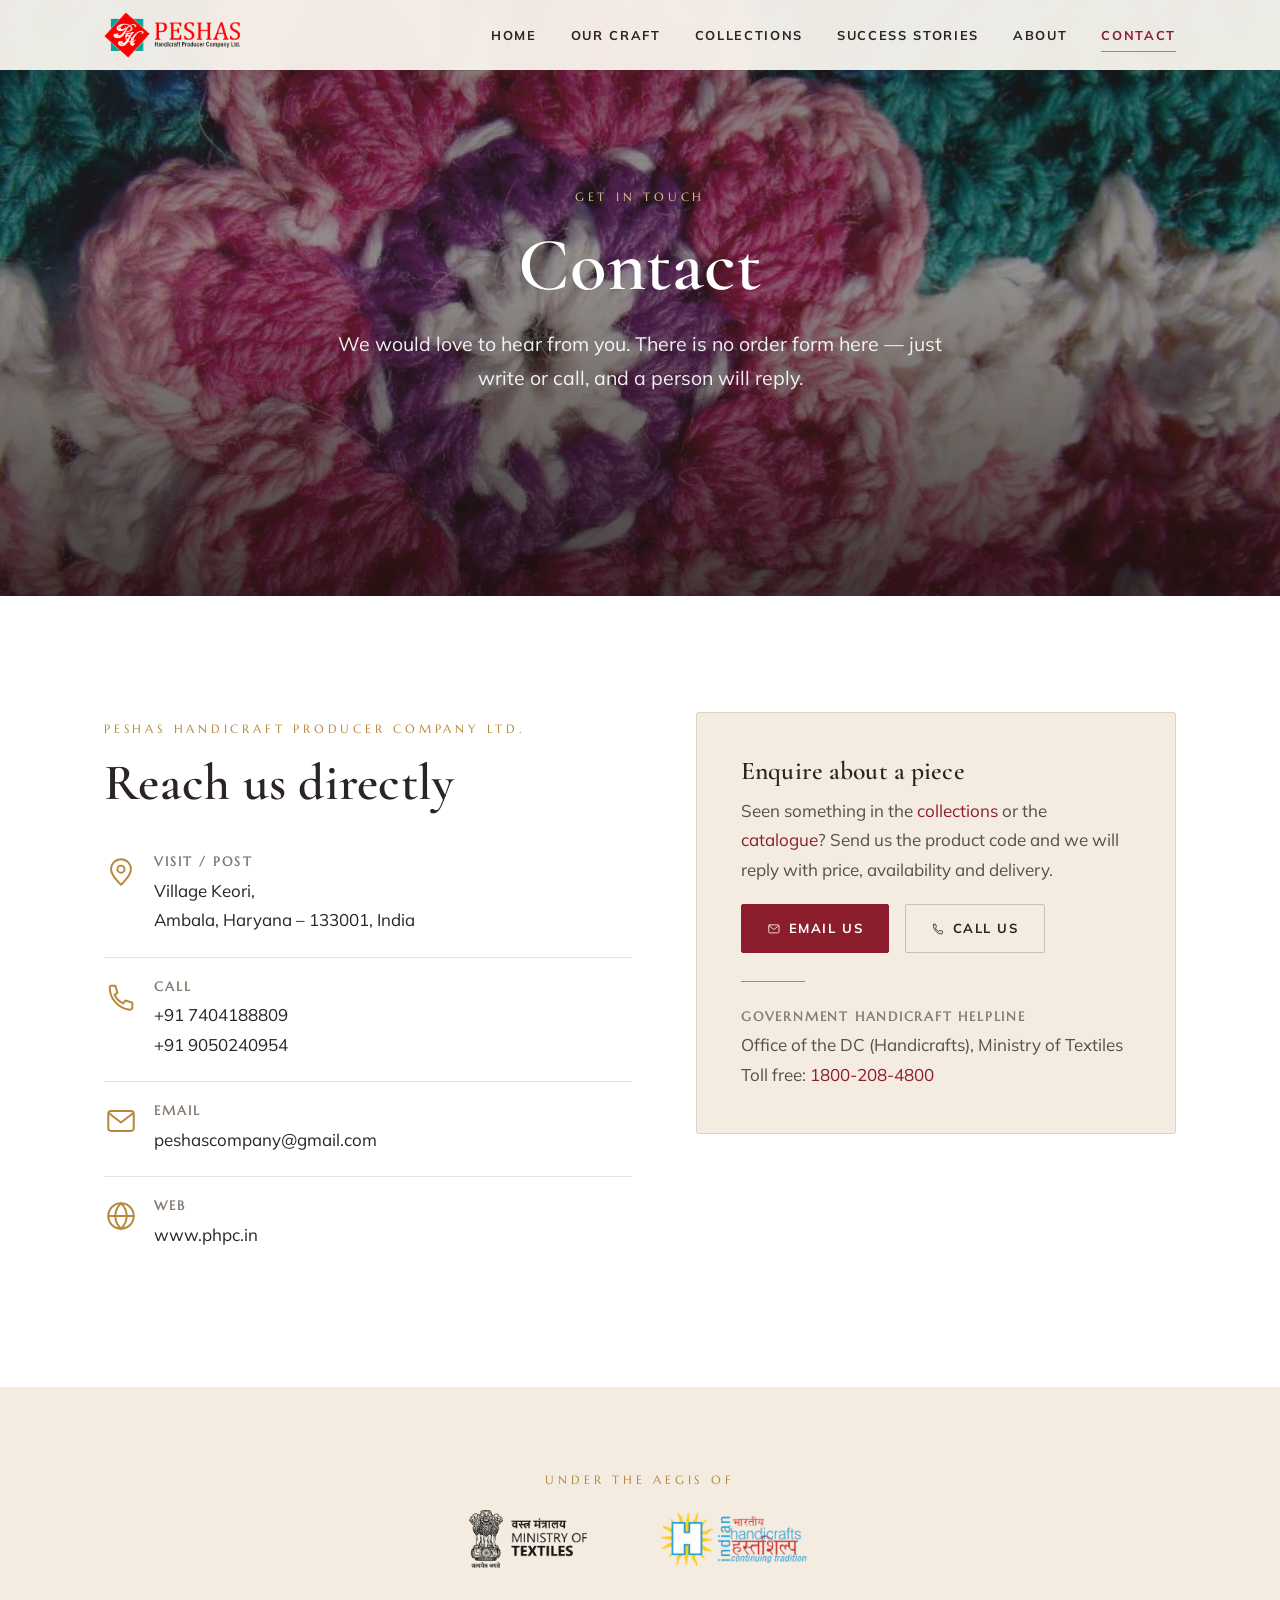
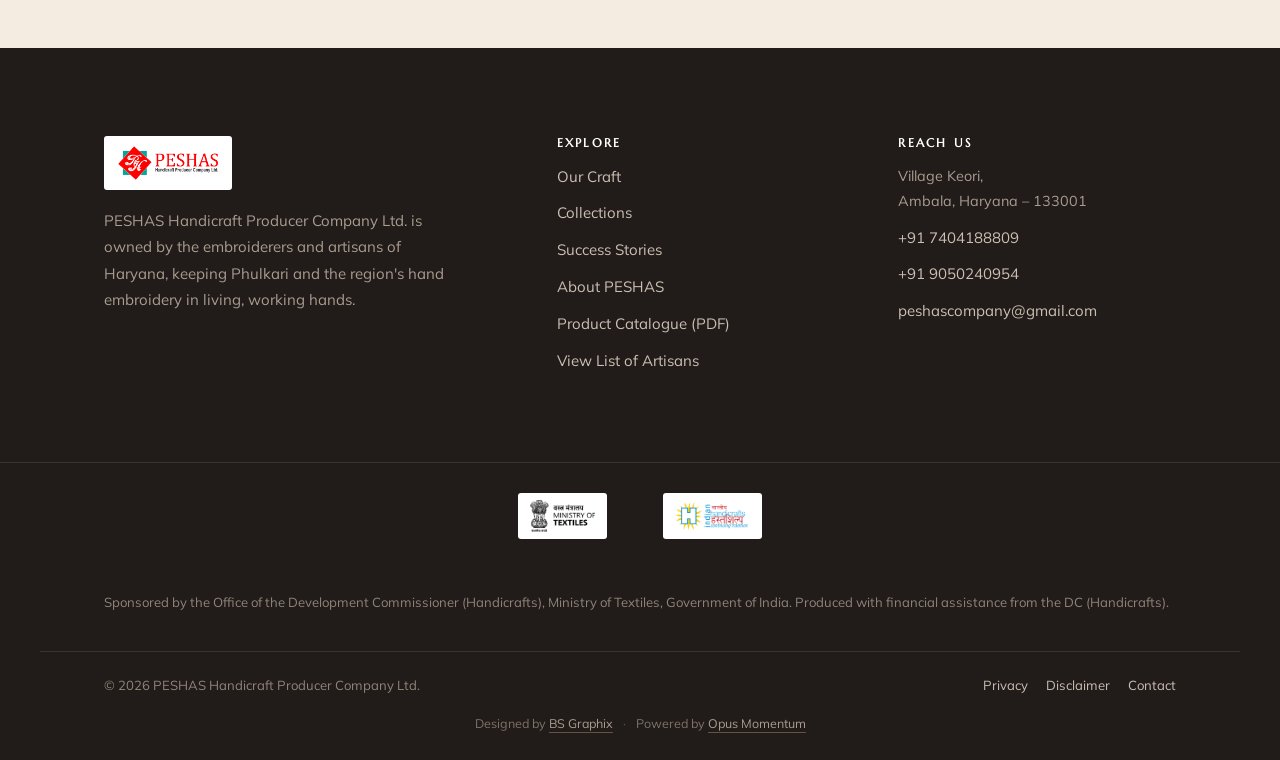
<file: contact.html>
<!DOCTYPE html>
<html lang="en">
<head>
<meta charset="utf-8">
<meta name="viewport" content="width=device-width, initial-scale=1">
<title>Contact PESHAS — Ambala, Haryana | PHPC</title>
<meta name="description" content="Contact PESHAS Handicraft Producer Company Ltd., Ambala, Haryana. Call +91 7404188809 / +91 9050240954 or email peshascompany@gmail.com. Enquiries by email and phone.">
<link rel="canonical" href="https://www.phpc.in/contact.html">
<meta property="og:type" content="website">
<meta property="og:site_name" content="PESHAS — PHPC">
<meta property="og:title" content="Contact PESHAS — Ambala, Haryana | PHPC">
<meta property="og:description" content="Contact PESHAS Handicraft Producer Company Ltd., Ambala, Haryana. Call +91 7404188809 / +91 9050240954 or email peshascompany@gmail.com. Enquiries by email and phone.">
<meta property="og:image" content="https://www.phpc.in/assets/brand/hero-bedsheet.jpg">
<meta property="og:url" content="https://www.phpc.in/contact.html">
<meta name="twitter:card" content="summary_large_image">
<meta name="theme-color" content="#8c1d2c">
<script>document.documentElement.className+=" js";</script>
<link rel="icon" href="favicon.svg" type="image/svg+xml">
<link rel="apple-touch-icon" href="assets/logos/peshas-logo.png">
<link rel="preconnect" href="https://fonts.googleapis.com">
<link rel="preconnect" href="https://fonts.gstatic.com" crossorigin>
<link href="https://fonts.googleapis.com/css2?family=Cormorant+Garamond:wght@500;600&family=Marcellus&family=Mulish:wght@400;600;700;800&display=swap" rel="stylesheet">
<link rel="stylesheet" href="css/styles.css">
</head>
<body>
<header class="site-header is-solid">
  <div class="container">
    <a class="brand" href="index.html" aria-label="PESHAS — Handicraft Producer Company">
      <img class="brand-logo--dark" src="assets/logos/peshas-logo.png" alt="PESHAS Handicraft Producer Company — Phulkari Hand Embroidery">
    </a>
    <button class="navtoggle" aria-label="Open menu" aria-controls="nav"><span></span><span></span><span></span></button>
    <nav class="nav" id="nav" aria-label="Primary"><a href="index.html">Home</a><a href="craft.html">Our Craft</a><a href="collections.html">Collections</a><a href="success.html">Success Stories</a><a href="about.html">About</a><a href="contact.html" aria-current="page">Contact</a></nav>
  </div>
</header>
<main id="main">
  <section class="hero hero--sub hero--page">
    <div class="hero__media"><img src="assets/brand/hero-bedsheet.jpg" alt="Crochet flowers in pink, purple and teal"></div>
    <div class="container"><div class="hero__inner">
      <span class="eyebrow">Get in touch</span>
      <h1>Contact</h1>
      <p style="margin-inline:auto;">We would love to hear from you. There is no order form here — just write or call, and a person will reply.</p>
    </div></div>
  </section>

  <section class="section bg-paper"><div class="container contact-grid">
    <div class="reveal">
      <span class="eyebrow">PESHAS Handicraft Producer Company Ltd.</span>
      <h2>Reach us directly</h2>
      <div class="contact-item"><span class="ico"><svg viewBox="0 0 24 24" fill="none" stroke="currentColor" stroke-width="1.4" stroke-linecap="round" stroke-linejoin="round"><path d="M12 21s7-6.4 7-11a7 7 0 10-14 0c0 4.6 7 11 7 11z"/><circle cx="12" cy="10" r="2.5"/></svg></span><div><h3>Visit / Post</h3><p>Village Keori,<br>Ambala, Haryana &ndash; 133001, India</p></div></div>
      <div class="contact-item"><span class="ico"><svg viewBox="0 0 24 24" fill="none" stroke="currentColor" stroke-width="1.4" stroke-linecap="round" stroke-linejoin="round"><path d="M5 4h3l1.5 5L7.5 10.5a12 12 0 006 6L15 14.5 20 16v3a2 2 0 01-2 2A16 16 0 014 5 2 2 0 015 4z"/></svg></span><div><h3>Call</h3><p><a href="tel:+917404188809">+91 7404188809</a><br><a href="tel:+919050240954">+91 9050240954</a></p></div></div>
      <div class="contact-item"><span class="ico"><svg viewBox="0 0 24 24" fill="none" stroke="currentColor" stroke-width="1.4" stroke-linecap="round" stroke-linejoin="round"><rect x="3" y="5" width="18" height="14" rx="2"/><path d="M3.5 6.5L12 13l8.5-6.5"/></svg></span><div><h3>Email</h3><p><a href="mailto:peshascompany@gmail.com?subject=Enquiry%20from%20phpc.in">peshascompany@gmail.com</a></p></div></div>
      <div class="contact-item"><span class="ico"><svg viewBox="0 0 24 24" fill="none" stroke="currentColor" stroke-width="1.4" stroke-linecap="round" stroke-linejoin="round"><circle cx="12" cy="12" r="9"/><path d="M3 12h18M12 3c2.6 2.4 4 5.6 4 9s-1.4 6.6-4 9c-2.6-2.4-4-5.6-4-9s1.4-6.6 4-9z"/></svg></span><div><h3>Web</h3><p><a href="https://www.phpc.in">www.phpc.in</a></p></div></div>
    </div>
    <div class="reveal">
      <div style="background:var(--cream-2);border:1px solid var(--line);border-radius:3px;padding:clamp(28px,4vw,44px);">
        <h3 style="font-family:var(--serif);font-size:1.6rem;">Enquire about a piece</h3>
        <p>Seen something in the <a href="collections.html">collections</a> or the <a href="brochure/PHPC-Brochure.pdf" target="_blank" rel="noopener">catalogue</a>? Send us the product code and we will reply with price, availability and delivery.</p>
        <div class="btn-row" style="margin-top:10px;">
          <a class="btn" href="mailto:peshascompany@gmail.com?subject=Enquiry%20from%20phpc.in"><svg viewBox="0 0 24 24" fill="none" stroke="currentColor" stroke-width="1.4" stroke-linecap="round" stroke-linejoin="round"><rect x="3" y="5" width="18" height="14" rx="2"/><path d="M3.5 6.5L12 13l8.5-6.5"/></svg> Email us</a>
          <a class="btn btn--ghost" href="tel:+917404188809"><svg viewBox="0 0 24 24" fill="none" stroke="currentColor" stroke-width="1.4" stroke-linecap="round" stroke-linejoin="round"><path d="M5 4h3l1.5 5L7.5 10.5a12 12 0 006 6L15 14.5 20 16v3a2 2 0 01-2 2A16 16 0 014 5 2 2 0 015 4z"/></svg> Call us</a>
        </div>
        <hr class="rule" style="margin:28px 0;">
        <h3 style="font-family:var(--display);letter-spacing:.14em;text-transform:uppercase;font-size:.8rem;color:var(--muted);">Government Handicraft Helpline</h3>
        <p style="margin-bottom:0;">Office of the DC (Handicrafts), Ministry of Textiles<br>Toll free: <a href="tel:18002084800">1800-208-4800</a></p>
      </div>
    </div>
  </div></section>

  <section class="section--tight bg-cream2"><div class="container center">
    <p class="eyebrow">Under the aegis of</p>
    <div class="sponsors">
      <span class="ms"><img src="assets/logos/ministry-of-textiles.png" alt="Ministry of Textiles, Government of India"></span>
      <img src="assets/logos/indian-handicrafts.png" alt="Indian Handicrafts, Office of the Development Commissioner (Handicrafts)">
    </div>
  </div></section>
</main>
<footer class="site-footer">
  <div class="container footer-top">
    <div class="footer-brand">
      <img src="assets/logos/peshas-logo.png" alt="PESHAS Handicraft Producer Company logo">
      <p>PESHAS Handicraft Producer Company Ltd. is owned by the embroiderers and artisans of Haryana, keeping Phulkari and the region's hand embroidery in living, working hands.</p>
    </div>
    <div class="footer-col">
      <h4>Explore</h4>
      <ul>
        <li><a href="craft.html">Our Craft</a></li>
        <li><a href="collections.html">Collections</a></li>
        <li><a href="success.html">Success Stories</a></li>
        <li><a href="about.html">About PESHAS</a></li>
        <li><a href="brochure/PHPC-Brochure.pdf" target="_blank" rel="noopener">Product Catalogue (PDF)</a></li>
        <li><a href="downloads/artisan-list.docx" download>View List of Artisans</a></li>
      </ul>
    </div>
    <div class="footer-col">
      <h4>Reach us</h4>
      <ul>
        <li class="small">Village Keori,<br>Ambala, Haryana &ndash; 133001</li>
        <li><a href="tel:+917404188809">+91 7404188809</a></li>
        <li><a href="tel:+919050240954">+91 9050240954</a></li>
        <li><a href="mailto:peshascompany@gmail.com">peshascompany@gmail.com</a></li>
      </ul>
    </div>
  </div>
  <div class="footer-sponsors">
    <img src="assets/logos/ministry-of-textiles.png" alt="Ministry of Textiles, Government of India">
    <img src="assets/logos/indian-handicrafts.png" alt="Indian Handicrafts — Office of the Development Commissioner (Handicrafts)">
  </div>
  <div class="container">
    <p class="footer-note" style="border-top:0;color:#8f8478;max-width:none;">Sponsored by the Office of the Development Commissioner (Handicrafts), Ministry of Textiles, Government of India. Produced with financial assistance from the DC (Handicrafts).</p>
  </div>
  <div class="container footer-note">
    <span>© <span id="year">2025</span> PESHAS Handicraft Producer Company Ltd.</span>
    <span class="legal"><a href="privacy.html">Privacy</a><a href="disclaimer.html">Disclaimer</a><a href="contact.html">Contact</a></span>
  </div>
  <div class="container footer-credits">
    <span>Designed by <a href="https://bsgraphix.com/" target="_blank" rel="noopener">BS Graphix</a></span>
    <span class="dot">·</span>
    <span>Powered by <a href="https://opusmomentum.com" target="_blank" rel="noopener">Opus Momentum</a></span>
  </div>
</footer>
<script src="js/main.js" defer></script>
</body>
</html>
</file>
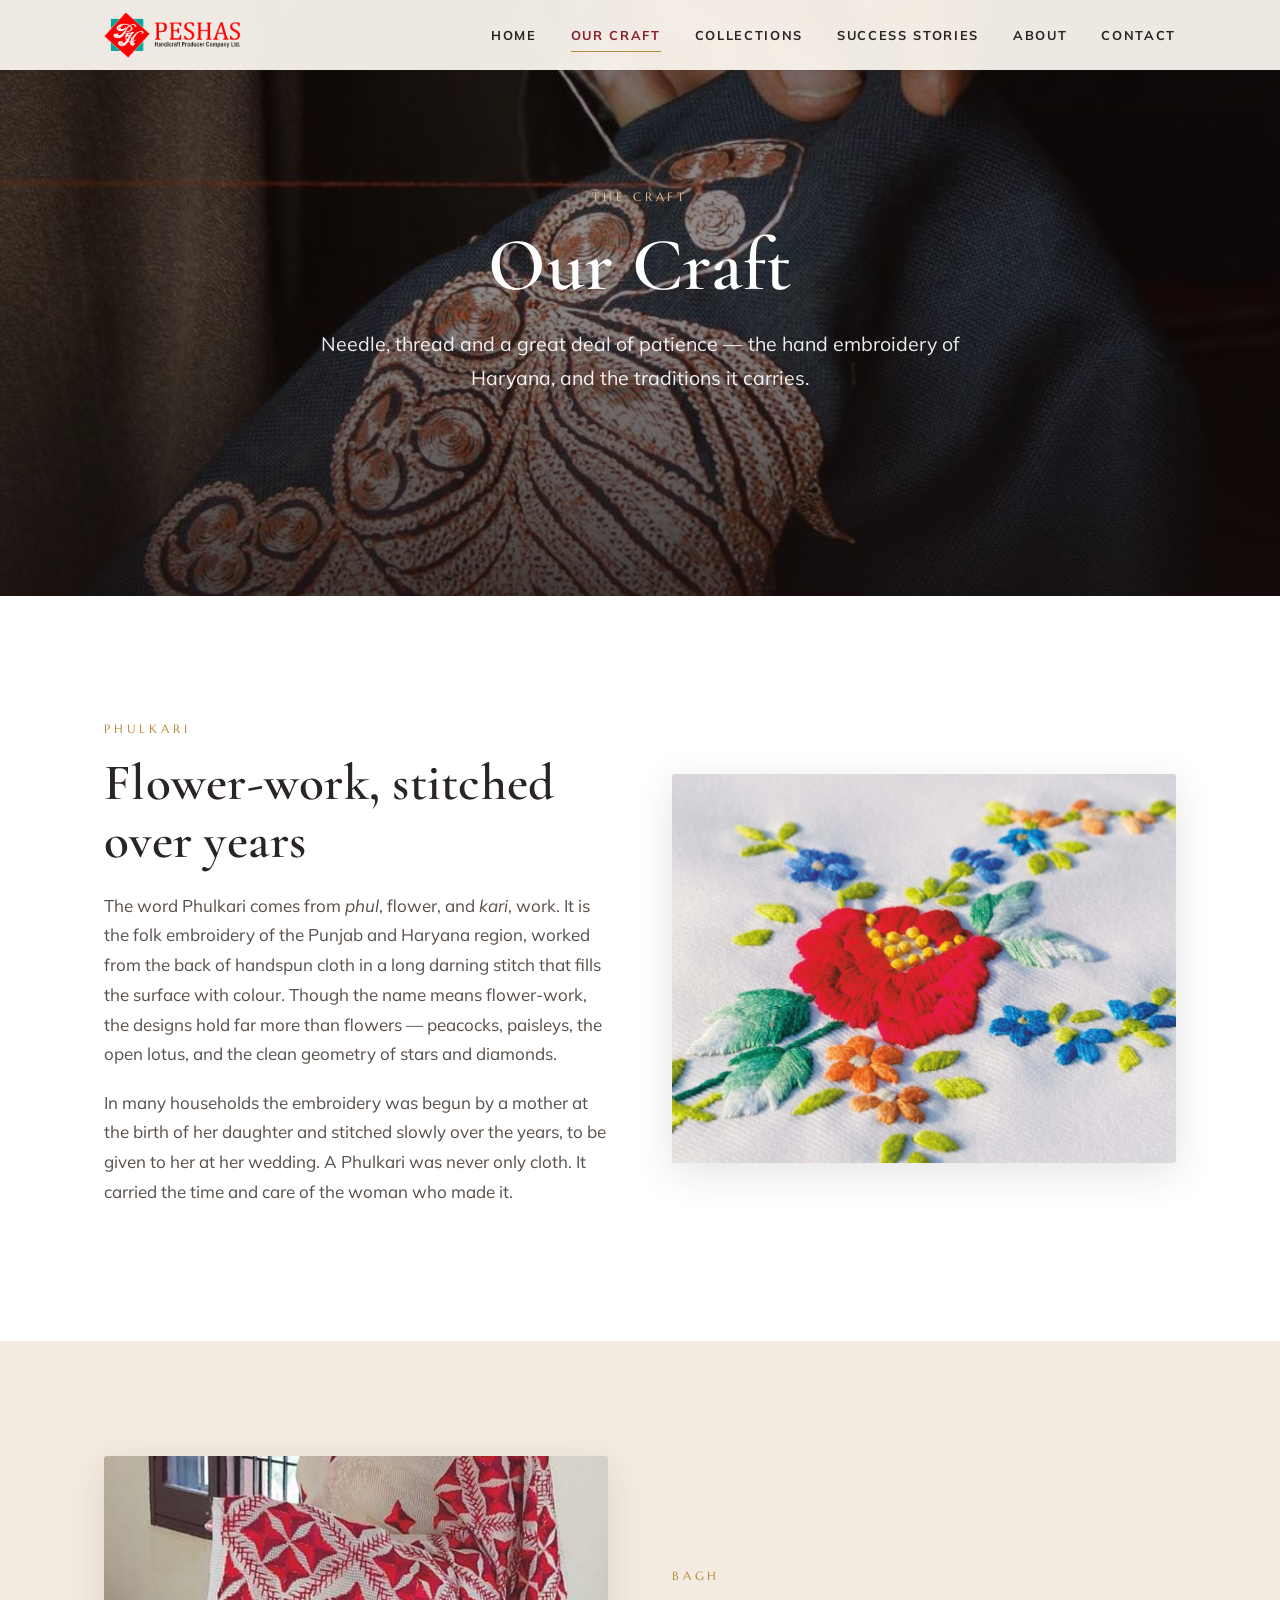
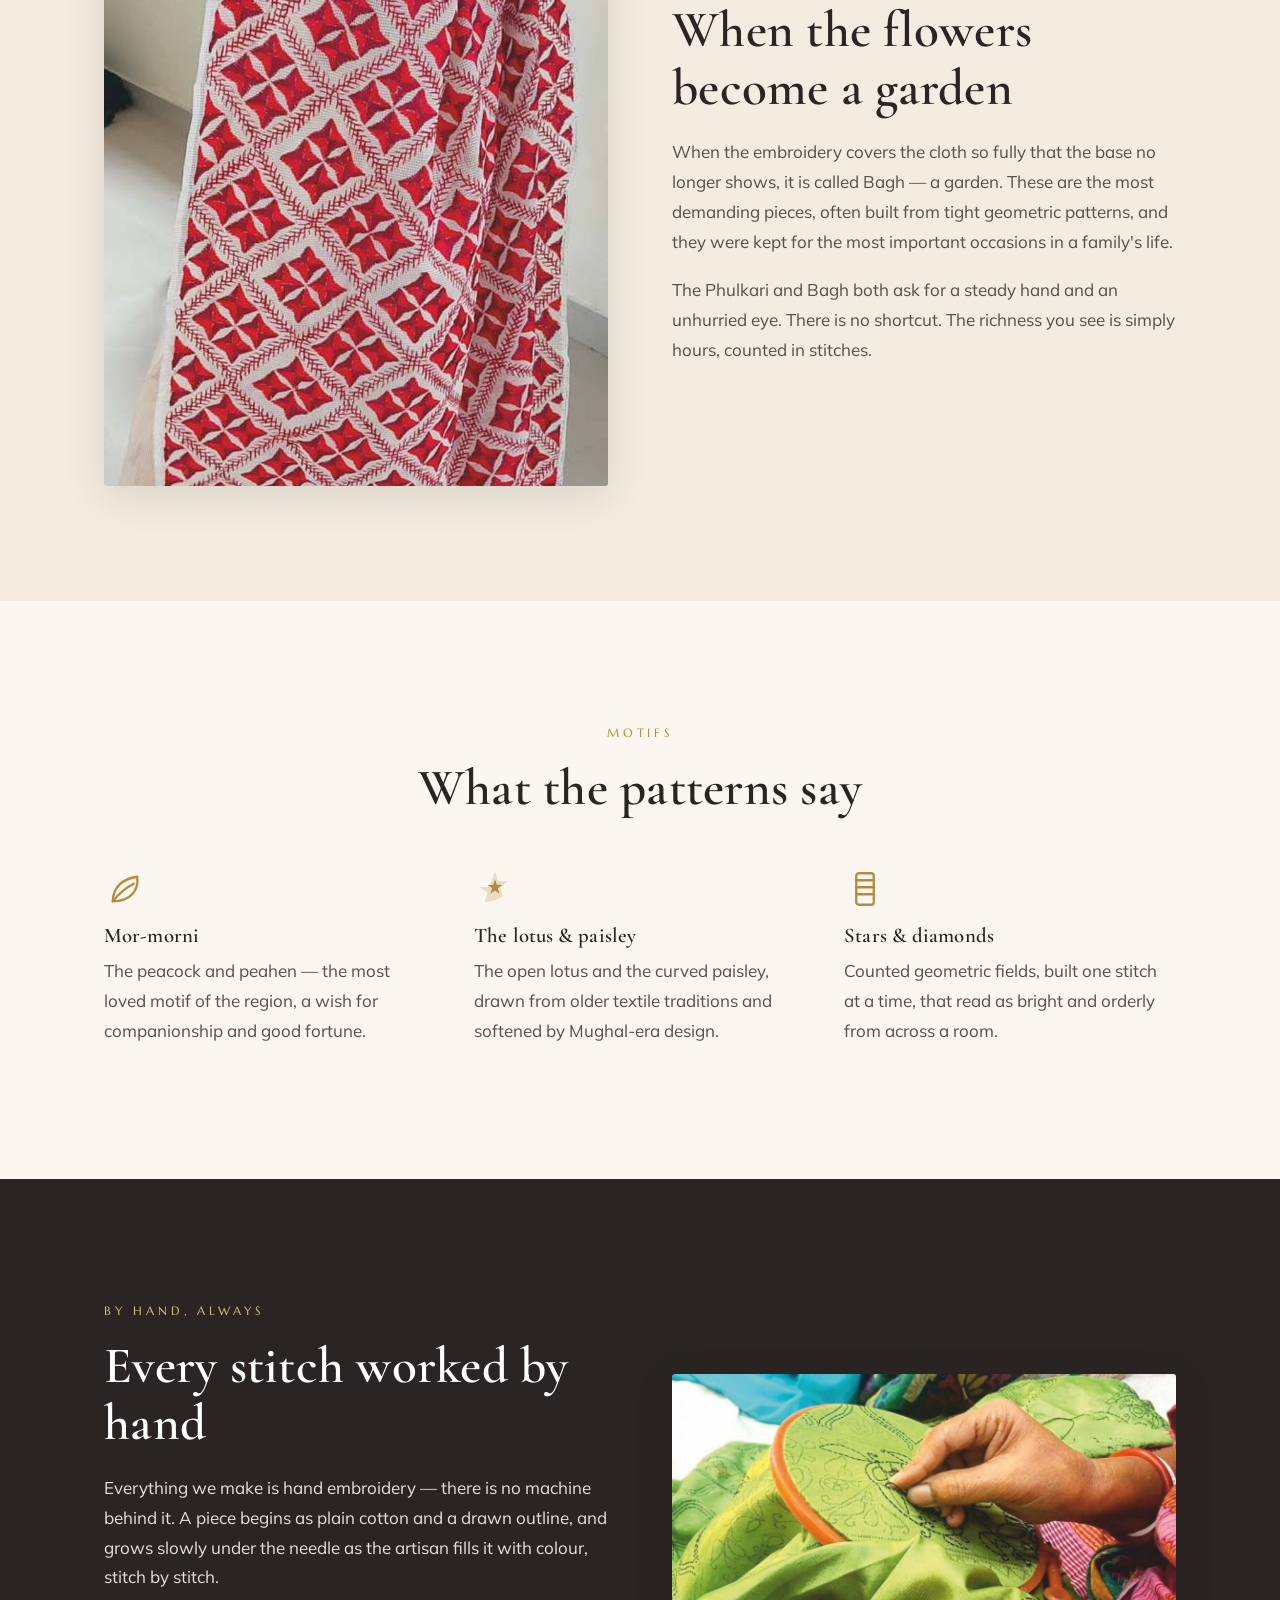
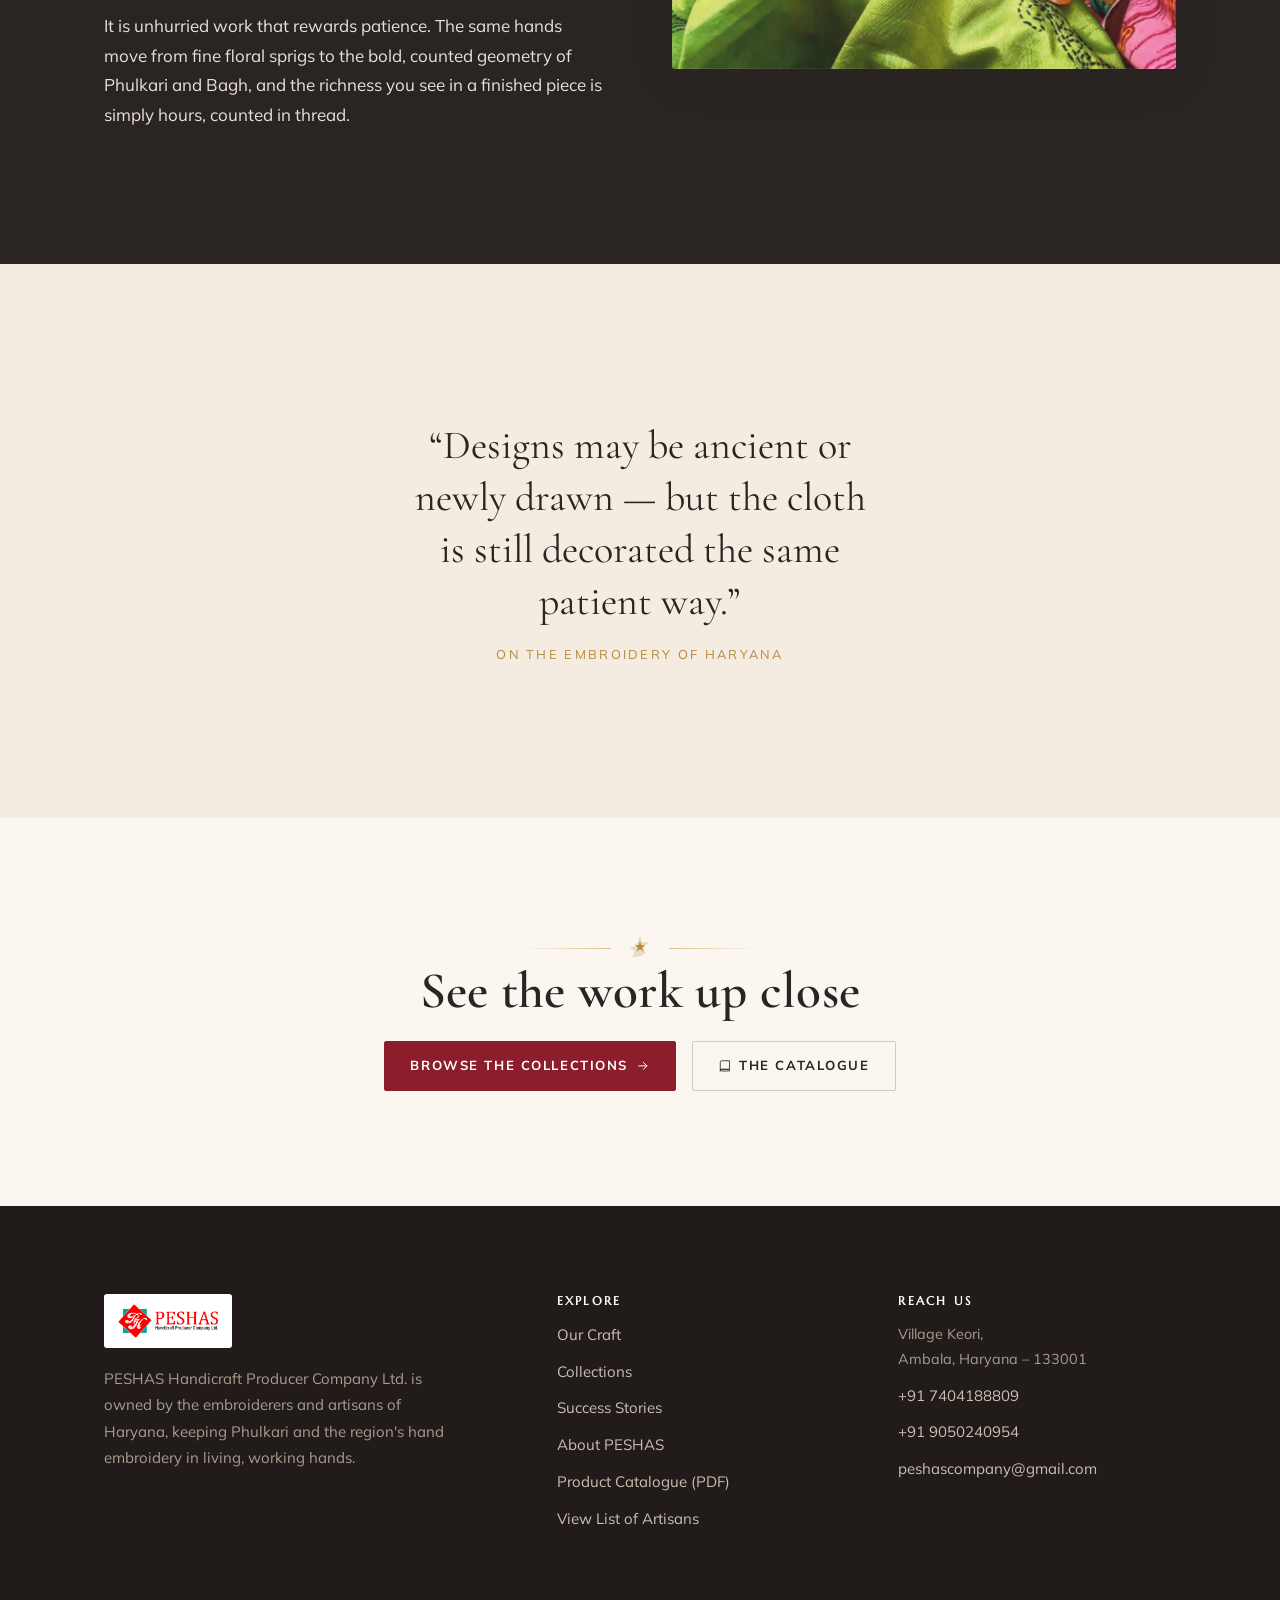
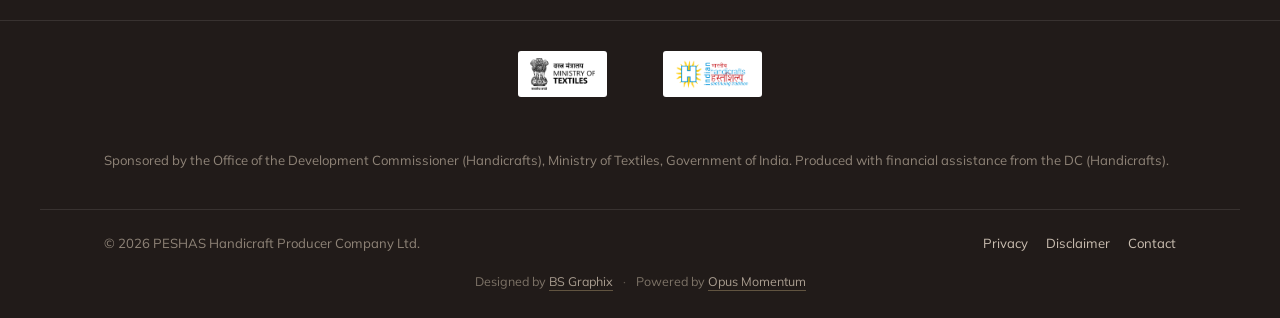
<file: craft.html>
<!DOCTYPE html>
<html lang="en">
<head>
<meta charset="utf-8">
<meta name="viewport" content="width=device-width, initial-scale=1">
<title>Our Craft — Phulkari, Bagh & the Hand Embroidery of Haryana | PESHAS</title>
<meta name="description" content="Phulkari means flower-work. Learn about the Phulkari and Bagh hand embroidery of Haryana, its motifs — mor-morni, lotus and paisley — and the patient craft of working every piece by hand.">
<link rel="canonical" href="https://www.phpc.in/craft.html">
<meta property="og:type" content="website">
<meta property="og:site_name" content="PESHAS — PHPC">
<meta property="og:title" content="Our Craft — Phulkari, Bagh & the Hand Embroidery of Haryana | PESHAS">
<meta property="og:description" content="Phulkari means flower-work. Learn about the Phulkari and Bagh hand embroidery of Haryana, its motifs — mor-morni, lotus and paisley — and the patient craft of working every piece by hand.">
<meta property="og:image" content="https://www.phpc.in/assets/brand/hero-artisan.jpg">
<meta property="og:url" content="https://www.phpc.in/craft.html">
<meta name="twitter:card" content="summary_large_image">
<meta name="theme-color" content="#8c1d2c">
<script>document.documentElement.className+=" js";</script>
<link rel="icon" href="favicon.svg" type="image/svg+xml">
<link rel="apple-touch-icon" href="assets/logos/peshas-logo.png">
<link rel="preconnect" href="https://fonts.googleapis.com">
<link rel="preconnect" href="https://fonts.gstatic.com" crossorigin>
<link href="https://fonts.googleapis.com/css2?family=Cormorant+Garamond:wght@500;600&family=Marcellus&family=Mulish:wght@400;600;700;800&display=swap" rel="stylesheet">
<link rel="stylesheet" href="css/styles.css">
</head>
<body>
<header class="site-header is-solid">
  <div class="container">
    <a class="brand" href="index.html" aria-label="PESHAS — Handicraft Producer Company">
      <img class="brand-logo--dark" src="assets/logos/peshas-logo.png" alt="PESHAS Handicraft Producer Company — Phulkari Hand Embroidery">
    </a>
    <button class="navtoggle" aria-label="Open menu" aria-controls="nav"><span></span><span></span><span></span></button>
    <nav class="nav" id="nav" aria-label="Primary"><a href="index.html">Home</a><a href="craft.html" aria-current="page">Our Craft</a><a href="collections.html">Collections</a><a href="success.html">Success Stories</a><a href="about.html">About</a><a href="contact.html">Contact</a></nav>
  </div>
</header>
<main id="main">
  <section class="hero hero--sub hero--page">
    <div class="hero__media"><img src="assets/brand/hero-artisan.jpg" alt="An artisan working metallic thread into a flower motif on dark cloth"></div>
    <div class="container"><div class="hero__inner">
      <span class="eyebrow">The Craft</span>
      <h1>Our Craft</h1>
      <p style="margin-inline:auto;">Needle, thread and a great deal of patience — the hand embroidery of Haryana, and the traditions it carries.</p>
    </div></div>
  </section>

  <section class="section bg-paper"><div class="container split">
    <div class="split__body reveal">
      <span class="eyebrow">Phulkari</span>
      <h2>Flower-work, stitched over years</h2>
      <p>The word Phulkari comes from <em>phul</em>, flower, and <em>kari</em>, work. It is the folk embroidery of the Punjab and Haryana region, worked from the back of handspun cloth in a long darning stitch that fills the surface with colour. Though the name means flower-work, the designs hold far more than flowers — peacocks, paisleys, the open lotus, and the clean geometry of stars and diamonds.</p>
      <p>In many households the embroidery was begun by a mother at the birth of her daughter and stitched slowly over the years, to be given to her at her wedding. A Phulkari was never only cloth. It carried the time and care of the woman who made it.</p>
    </div>
    <div class="split__media reveal"><img src="assets/gallery/g-03.jpg" alt="A red flower worked in close hand embroidery surrounded by leaves"></div>
  </div></section>

  <section class="section bg-cream2"><div class="container split">
    <div class="split__media reveal"><img src="assets/products/phpc-saree-01.jpg" alt="Bagh-style Phulkari covering cloth entirely in geometric red and white"></div>
    <div class="split__body reveal">
      <span class="eyebrow">Bagh</span>
      <h2>When the flowers become a garden</h2>
      <p>When the embroidery covers the cloth so fully that the base no longer shows, it is called Bagh — a garden. These are the most demanding pieces, often built from tight geometric patterns, and they were kept for the most important occasions in a family's life.</p>
      <p>The Phulkari and Bagh both ask for a steady hand and an unhurried eye. There is no shortcut. The richness you see is simply hours, counted in stitches.</p>
    </div>
  </div></section>

  <section class="section"><div class="container">
    <div class="cat-head reveal" style="max-width:64ch;">
      <span class="eyebrow">Motifs</span>
      <h2>What the patterns say</h2>
    </div>
    <div class="grid-3" style="margin-top:8px;">
      <div class="feature reveal"><div class="ico"><svg viewBox="0 0 24 24" fill="none" stroke="currentColor" stroke-width="1.3" stroke-linecap="round" stroke-linejoin="round"><path d="M5 19c0-8 6-13 14-14 1 8-4 14-14 14z"/><path d="M5 19C9 14 13 11 17 9"/></svg></div><h3>Mor-morni</h3><p>The peacock and peahen — the most loved motif of the region, a wish for companionship and good fortune.</p></div>
      <div class="feature reveal"><div class="ico"><svg viewBox="0 0 24 24" fill="currentColor"><path d="M12 2l1.7 5.4 5.6.1-4.5 3.3 1.7 5.4L12 18.4 6 19.6l1.7-5.4-4.5-3.3 5.6-.1z" opacity=".25"/><path d="M12 6.5l1 3.1 3.2.1-2.6 1.9 1 3.1-2.6-1.9-2.6 1.9 1-3.1L7.8 9.7l3.2-.1z"/></svg></div><h3>The lotus &amp; paisley</h3><p>The open lotus and the curved paisley, drawn from older textile traditions and softened by Mughal-era design.</p></div>
      <div class="feature reveal"><div class="ico"><svg viewBox="0 0 24 24" fill="none" stroke="currentColor" stroke-width="1.3" stroke-linecap="round" stroke-linejoin="round"><rect x="7" y="3" width="10" height="18" rx="1.5"/><path d="M7 7h10M7 11h10M7 15h10"/></svg></div><h3>Stars &amp; diamonds</h3><p>Counted geometric fields, built one stitch at a time, that read as bright and orderly from across a room.</p></div>
    </div>
  </div></section>

  <section class="section bg-ink"><div class="container split">
    <div class="split__body reveal">
      <span class="eyebrow">By hand, always</span>
      <h2>Every stitch worked by hand</h2>
      <p>Everything we make is hand embroidery — there is no machine behind it. A piece begins as plain cotton and a drawn outline, and grows slowly under the needle as the artisan fills it with colour, stitch by stitch.</p>
      <p>It is unhurried work that rewards patience. The same hands move from fine floral sprigs to the bold, counted geometry of Phulkari and Bagh, and the richness you see in a finished piece is simply hours, counted in thread.</p>
    </div>
    <div class="split__media reveal"><img src="assets/brand/craft-hands.jpg" alt="An artisan's hands embroidering coloured thread onto cloth held in a wooden hoop"></div>
  </div></section>

  <section class="section bg-cream2"><div class="container center">
    <blockquote class="pullquote mx-auto">“Designs may be ancient or newly drawn — but the cloth is still decorated the same patient way.”<span class="by">On the embroidery of Haryana</span></blockquote>
  </div></section>

  <section class="section"><div class="container center">
    <span class="motif" aria-hidden="true"><svg viewBox="0 0 24 24" fill="currentColor"><path d="M12 2l1.7 5.4 5.6.1-4.5 3.3 1.7 5.4L12 18.4 6 19.6l1.7-5.4-4.5-3.3 5.6-.1z" opacity=".25"/><path d="M12 6.5l1 3.1 3.2.1-2.6 1.9 1 3.1-2.6-1.9-2.6 1.9 1-3.1L7.8 9.7l3.2-.1z"/></svg></span>
    <h2 class="measure mx-auto">See the work up close</h2>
    <div class="btn-row" style="justify-content:center;"><a class="btn" href="collections.html">Browse the collections <svg viewBox="0 0 24 24" fill="none" stroke="currentColor" stroke-width="1.7" stroke-linecap="round" stroke-linejoin="round"><path d="M5 12h14M13 6l6 6-6 6"/></svg></a><a class="btn btn--ghost" href="brochure/PHPC-Brochure.pdf" target="_blank" rel="noopener"><svg viewBox="0 0 24 24" fill="none" stroke="currentColor" stroke-width="1.4" stroke-linecap="round" stroke-linejoin="round"><path d="M4 5.5A2.5 2.5 0 016.5 3H20v15H6.5A2.5 2.5 0 004 20.5z"/><path d="M4 20.5A2.5 2.5 0 016.5 18H20v3H6.5A2.5 2.5 0 014 18.5"/></svg> The Catalogue</a></div>
  </div></section>
</main>
<footer class="site-footer">
  <div class="container footer-top">
    <div class="footer-brand">
      <img src="assets/logos/peshas-logo.png" alt="PESHAS Handicraft Producer Company logo">
      <p>PESHAS Handicraft Producer Company Ltd. is owned by the embroiderers and artisans of Haryana, keeping Phulkari and the region's hand embroidery in living, working hands.</p>
    </div>
    <div class="footer-col">
      <h4>Explore</h4>
      <ul>
        <li><a href="craft.html">Our Craft</a></li>
        <li><a href="collections.html">Collections</a></li>
        <li><a href="success.html">Success Stories</a></li>
        <li><a href="about.html">About PESHAS</a></li>
        <li><a href="brochure/PHPC-Brochure.pdf" target="_blank" rel="noopener">Product Catalogue (PDF)</a></li>
        <li><a href="downloads/artisan-list.docx" download>View List of Artisans</a></li>
      </ul>
    </div>
    <div class="footer-col">
      <h4>Reach us</h4>
      <ul>
        <li class="small">Village Keori,<br>Ambala, Haryana &ndash; 133001</li>
        <li><a href="tel:+917404188809">+91 7404188809</a></li>
        <li><a href="tel:+919050240954">+91 9050240954</a></li>
        <li><a href="mailto:peshascompany@gmail.com">peshascompany@gmail.com</a></li>
      </ul>
    </div>
  </div>
  <div class="footer-sponsors">
    <img src="assets/logos/ministry-of-textiles.png" alt="Ministry of Textiles, Government of India">
    <img src="assets/logos/indian-handicrafts.png" alt="Indian Handicrafts — Office of the Development Commissioner (Handicrafts)">
  </div>
  <div class="container">
    <p class="footer-note" style="border-top:0;color:#8f8478;max-width:none;">Sponsored by the Office of the Development Commissioner (Handicrafts), Ministry of Textiles, Government of India. Produced with financial assistance from the DC (Handicrafts).</p>
  </div>
  <div class="container footer-note">
    <span>© <span id="year">2025</span> PESHAS Handicraft Producer Company Ltd.</span>
    <span class="legal"><a href="privacy.html">Privacy</a><a href="disclaimer.html">Disclaimer</a><a href="contact.html">Contact</a></span>
  </div>
  <div class="container footer-credits">
    <span>Designed by <a href="https://bsgraphix.com/" target="_blank" rel="noopener">BS Graphix</a></span>
    <span class="dot">·</span>
    <span>Powered by <a href="https://opusmomentum.com" target="_blank" rel="noopener">Opus Momentum</a></span>
  </div>
</footer>
<script src="js/main.js" defer></script>
</body>
</html>
</file>
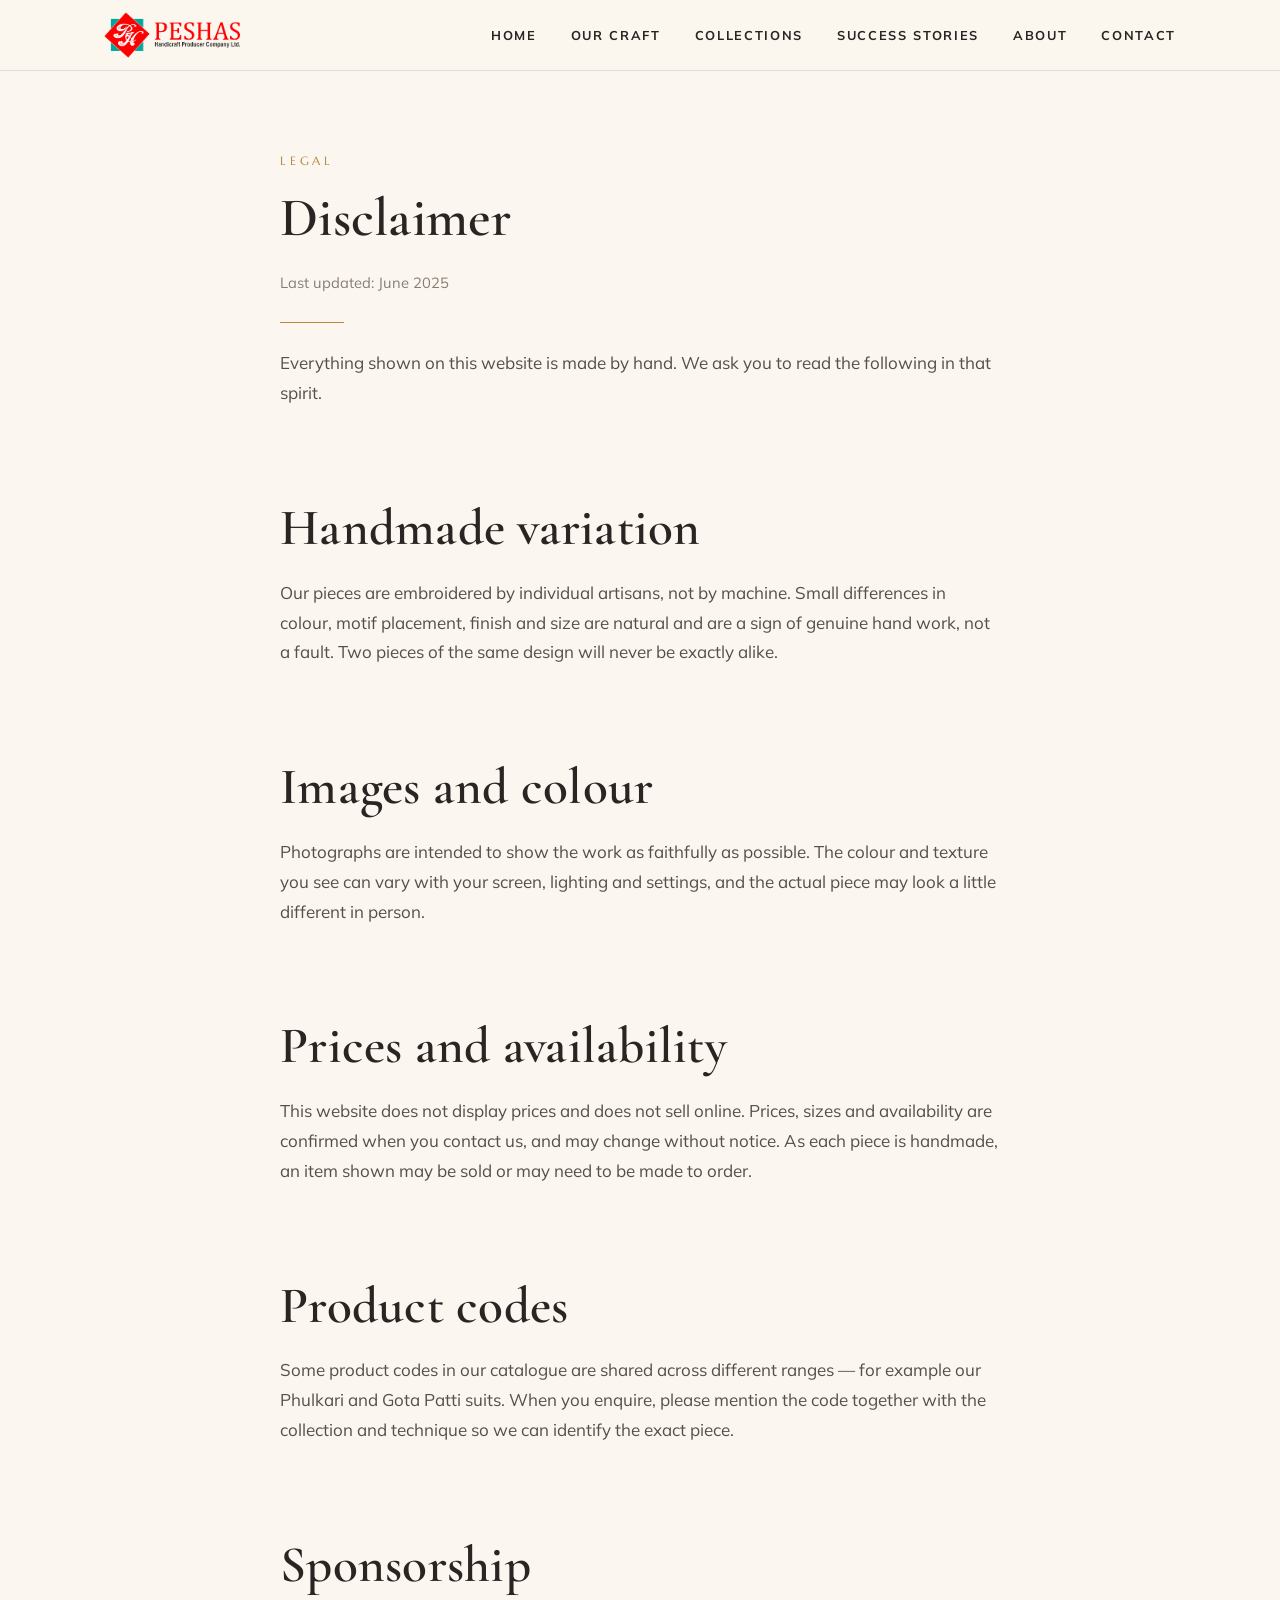
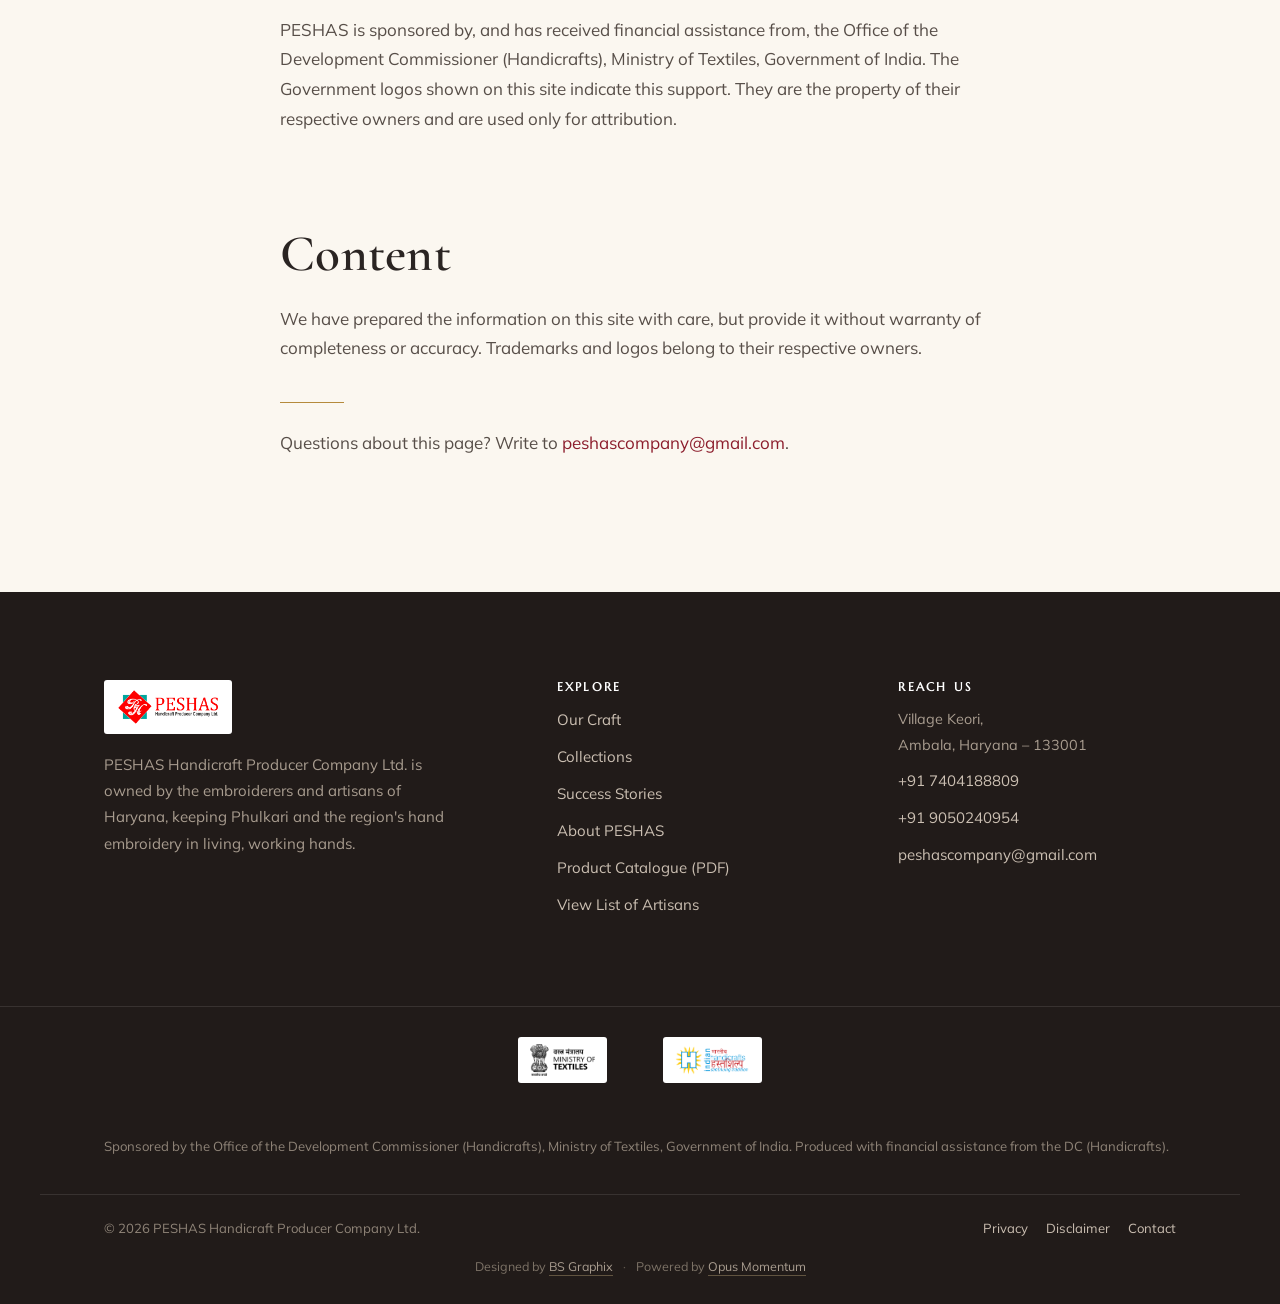
<file: disclaimer.html>
<!DOCTYPE html>
<html lang="en">
<head>
<meta charset="utf-8">
<meta name="viewport" content="width=device-width, initial-scale=1">
<title>Disclaimer — PESHAS</title>
<meta name="description" content="Disclaimer for phpc.in — handmade goods vary slightly, images are indicative, and prices and availability are confirmed on enquiry.">
<link rel="canonical" href="https://www.phpc.in/disclaimer.html">
<meta property="og:type" content="website">
<meta property="og:site_name" content="PESHAS — PHPC">
<meta property="og:title" content="Disclaimer — PESHAS">
<meta property="og:description" content="Disclaimer for phpc.in — handmade goods vary slightly, images are indicative, and prices and availability are confirmed on enquiry.">
<meta property="og:image" content="https://www.phpc.in/assets/brand/hero-artisan.jpg">
<meta property="og:url" content="https://www.phpc.in/disclaimer.html">
<meta name="twitter:card" content="summary_large_image">
<meta name="theme-color" content="#8c1d2c">
<script>document.documentElement.className+=" js";</script>
<link rel="icon" href="favicon.svg" type="image/svg+xml">
<link rel="apple-touch-icon" href="assets/logos/peshas-logo.png">
<link rel="preconnect" href="https://fonts.googleapis.com">
<link rel="preconnect" href="https://fonts.gstatic.com" crossorigin>
<link href="https://fonts.googleapis.com/css2?family=Cormorant+Garamond:wght@500;600&family=Marcellus&family=Mulish:wght@400;600;700;800&display=swap" rel="stylesheet">
<link rel="stylesheet" href="css/styles.css">
</head>
<body>
<header class="site-header is-solid">
  <div class="container">
    <a class="brand" href="index.html" aria-label="PESHAS — Handicraft Producer Company">
      <img class="brand-logo--dark" src="assets/logos/peshas-logo.png" alt="PESHAS Handicraft Producer Company — Phulkari Hand Embroidery">
    </a>
    <button class="navtoggle" aria-label="Open menu" aria-controls="nav"><span></span><span></span><span></span></button>
    <nav class="nav" id="nav" aria-label="Primary"><a href="index.html">Home</a><a href="craft.html">Our Craft</a><a href="collections.html">Collections</a><a href="success.html">Success Stories</a><a href="about.html">About</a><a href="contact.html">Contact</a></nav>
  </div>
</header>
<main id="main">
  <section class="section" style="padding-top:clamp(120px,16vh,180px);"><div class="container">
    <div class="prose mx-auto">
      <span class="eyebrow">Legal</span>
      <h1 style="font-size:clamp(2.2rem,5vw,3.4rem);">Disclaimer</h1>
      <p class="updated">Last updated: June 2025</p>
      <hr class="rule">
      <p>Everything shown on this website is made by hand. We ask you to read the following in that spirit.</p><h2>Handmade variation</h2><p>Our pieces are embroidered by individual artisans, not by machine. Small differences in colour, motif placement, finish and size are natural and are a sign of genuine hand work, not a fault. Two pieces of the same design will never be exactly alike.</p><h2>Images and colour</h2><p>Photographs are intended to show the work as faithfully as possible. The colour and texture you see can vary with your screen, lighting and settings, and the actual piece may look a little different in person.</p><h2>Prices and availability</h2><p>This website does not display prices and does not sell online. Prices, sizes and availability are confirmed when you contact us, and may change without notice. As each piece is handmade, an item shown may be sold or may need to be made to order.</p><h2>Product codes</h2><p>Some product codes in our catalogue are shared across different ranges — for example our Phulkari and Gota Patti suits. When you enquire, please mention the code together with the collection and technique so we can identify the exact piece.</p><h2>Sponsorship</h2><p>PESHAS is sponsored by, and has received financial assistance from, the Office of the Development Commissioner (Handicrafts), Ministry of Textiles, Government of India. The Government logos shown on this site indicate this support. They are the property of their respective owners and are used only for attribution.</p><h2>Content</h2><p>We have prepared the information on this site with care, but provide it without warranty of completeness or accuracy. Trademarks and logos belong to their respective owners.</p>
      <hr class="rule" style="margin-top:2.4rem;">
      <p>Questions about this page? Write to <a href="mailto:peshascompany@gmail.com">peshascompany@gmail.com</a>.</p>
    </div>
  </div></section>
</main>
<footer class="site-footer">
  <div class="container footer-top">
    <div class="footer-brand">
      <img src="assets/logos/peshas-logo.png" alt="PESHAS Handicraft Producer Company logo">
      <p>PESHAS Handicraft Producer Company Ltd. is owned by the embroiderers and artisans of Haryana, keeping Phulkari and the region's hand embroidery in living, working hands.</p>
    </div>
    <div class="footer-col">
      <h4>Explore</h4>
      <ul>
        <li><a href="craft.html">Our Craft</a></li>
        <li><a href="collections.html">Collections</a></li>
        <li><a href="success.html">Success Stories</a></li>
        <li><a href="about.html">About PESHAS</a></li>
        <li><a href="brochure/PHPC-Brochure.pdf" target="_blank" rel="noopener">Product Catalogue (PDF)</a></li>
        <li><a href="downloads/artisan-list.docx" download>View List of Artisans</a></li>
      </ul>
    </div>
    <div class="footer-col">
      <h4>Reach us</h4>
      <ul>
        <li class="small">Village Keori,<br>Ambala, Haryana &ndash; 133001</li>
        <li><a href="tel:+917404188809">+91 7404188809</a></li>
        <li><a href="tel:+919050240954">+91 9050240954</a></li>
        <li><a href="mailto:peshascompany@gmail.com">peshascompany@gmail.com</a></li>
      </ul>
    </div>
  </div>
  <div class="footer-sponsors">
    <img src="assets/logos/ministry-of-textiles.png" alt="Ministry of Textiles, Government of India">
    <img src="assets/logos/indian-handicrafts.png" alt="Indian Handicrafts — Office of the Development Commissioner (Handicrafts)">
  </div>
  <div class="container">
    <p class="footer-note" style="border-top:0;color:#8f8478;max-width:none;">Sponsored by the Office of the Development Commissioner (Handicrafts), Ministry of Textiles, Government of India. Produced with financial assistance from the DC (Handicrafts).</p>
  </div>
  <div class="container footer-note">
    <span>© <span id="year">2025</span> PESHAS Handicraft Producer Company Ltd.</span>
    <span class="legal"><a href="privacy.html">Privacy</a><a href="disclaimer.html">Disclaimer</a><a href="contact.html">Contact</a></span>
  </div>
  <div class="container footer-credits">
    <span>Designed by <a href="https://bsgraphix.com/" target="_blank" rel="noopener">BS Graphix</a></span>
    <span class="dot">·</span>
    <span>Powered by <a href="https://opusmomentum.com" target="_blank" rel="noopener">Opus Momentum</a></span>
  </div>
</footer>
<script src="js/main.js" defer></script>
</body>
</html>
</file>
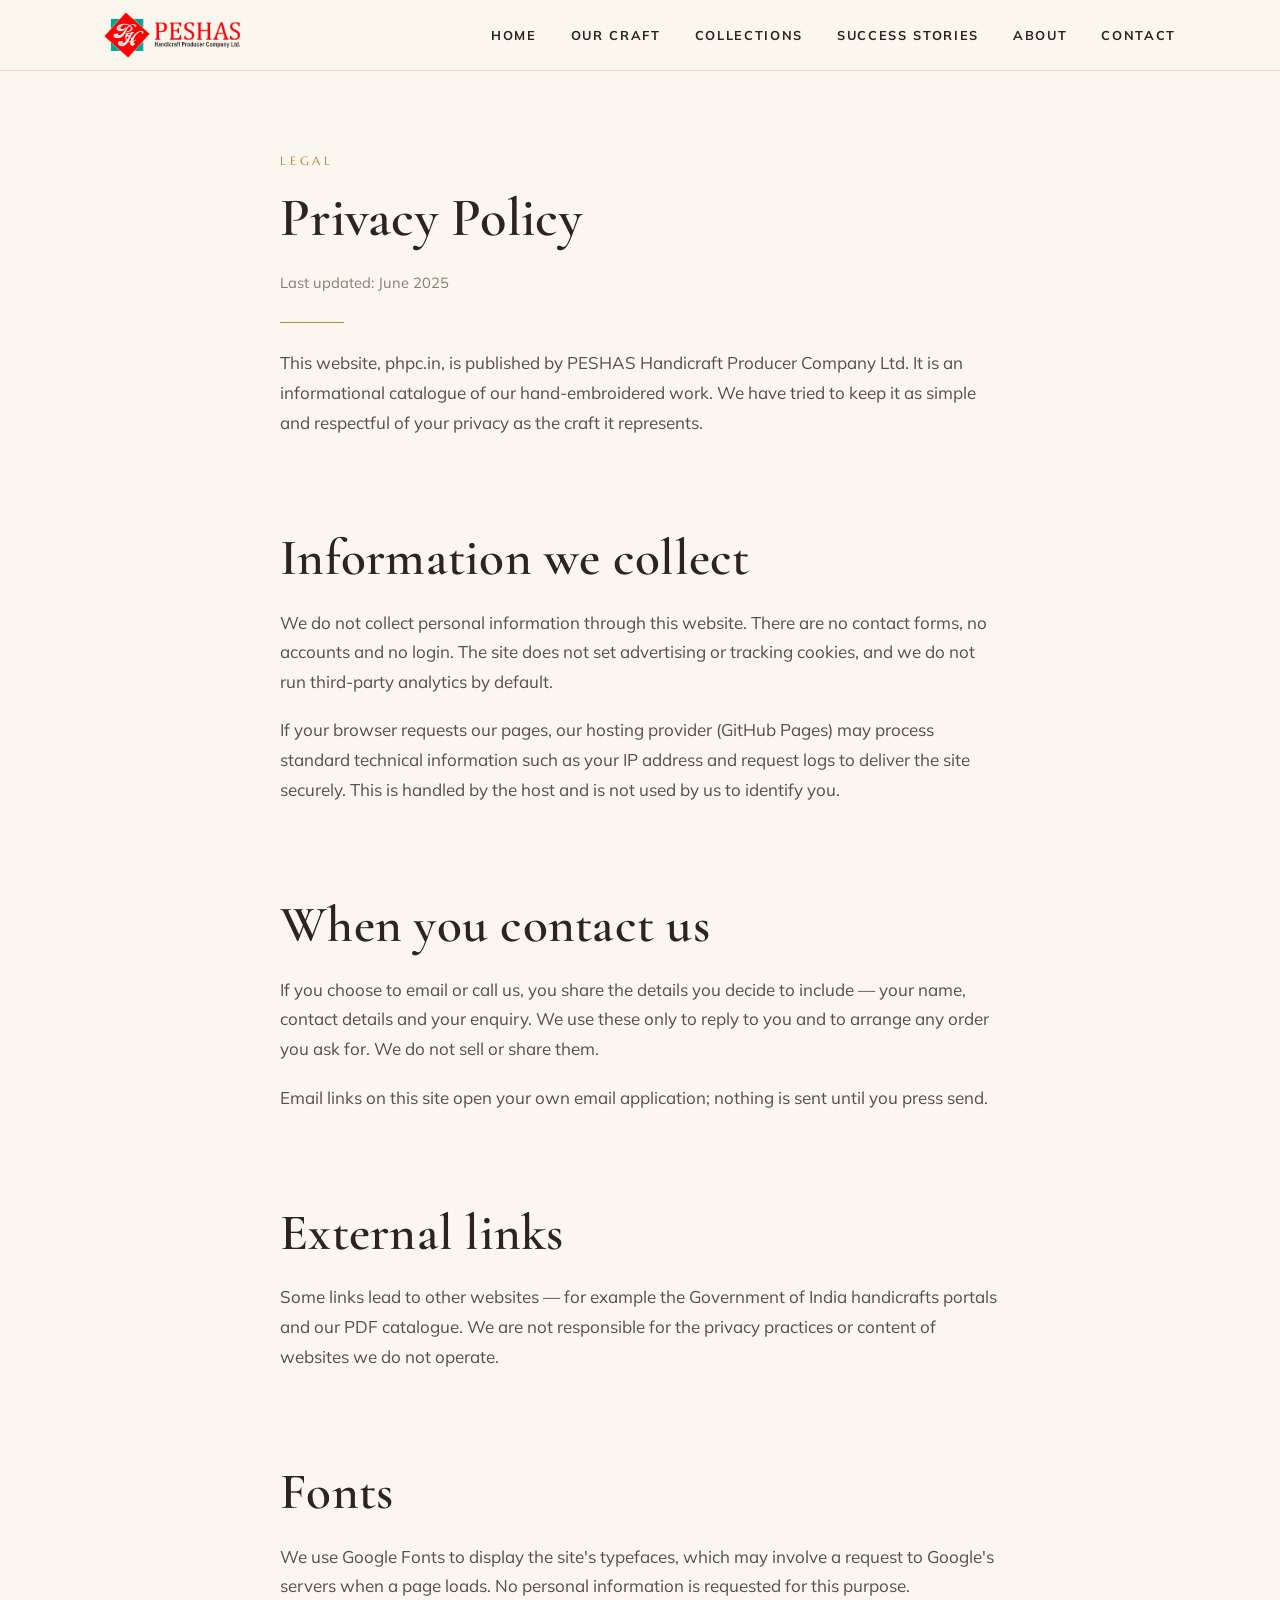
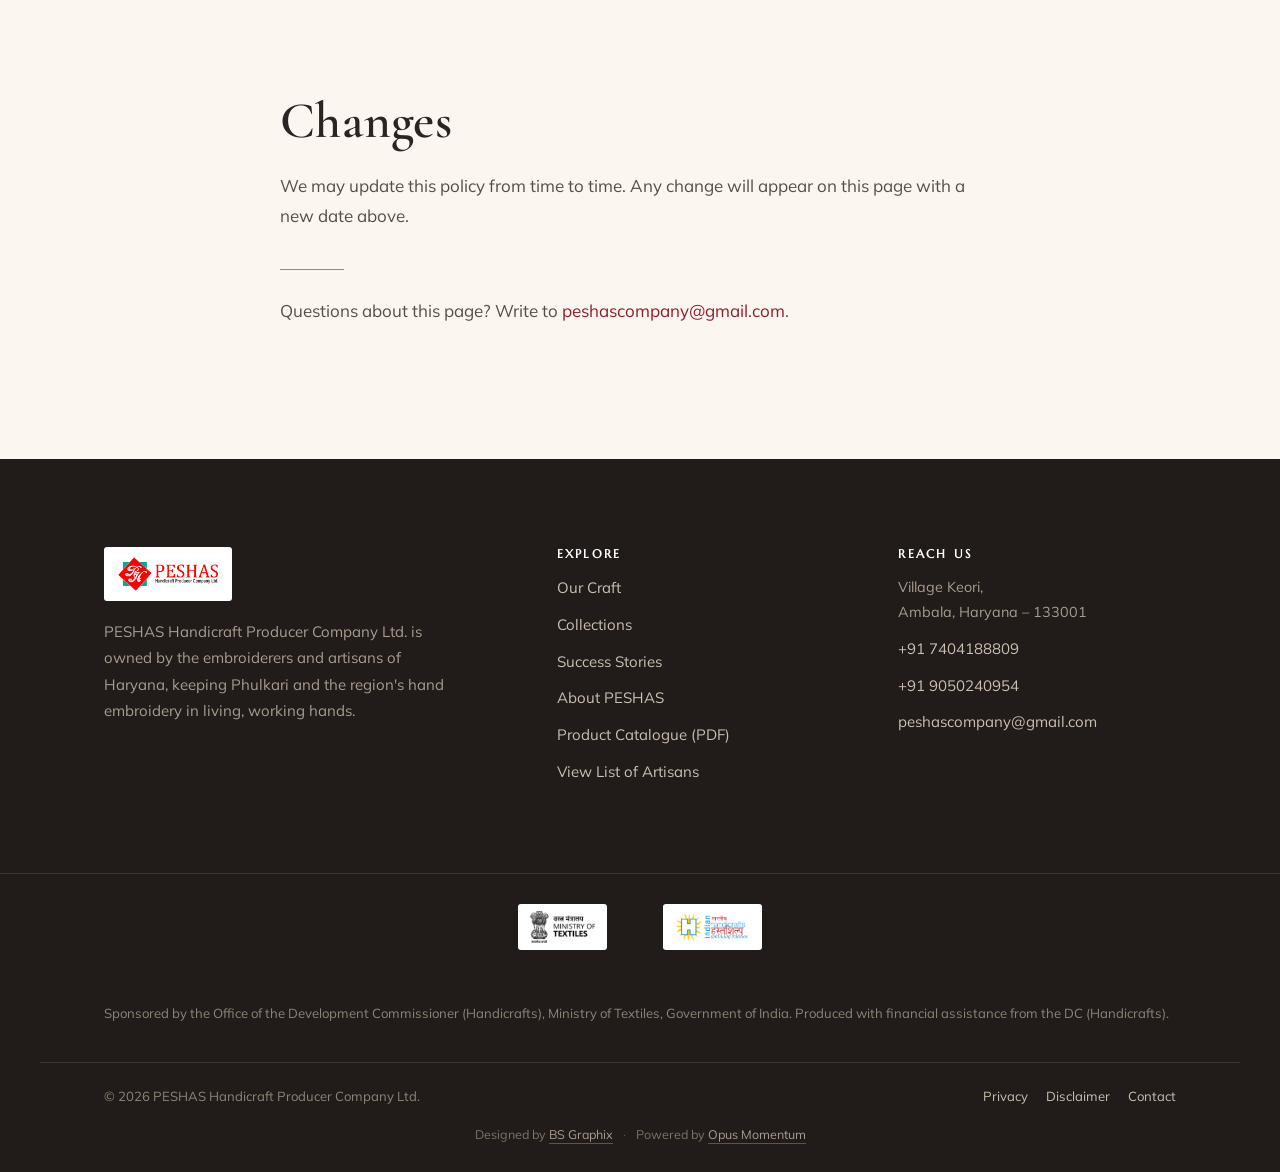
<file: privacy.html>
<!DOCTYPE html>
<html lang="en">
<head>
<meta charset="utf-8">
<meta name="viewport" content="width=device-width, initial-scale=1">
<title>Privacy Policy — PESHAS</title>
<meta name="description" content="Privacy policy for phpc.in — a static informational website that collects no personal data and uses no cookies or trackers by default.">
<link rel="canonical" href="https://www.phpc.in/privacy.html">
<meta property="og:type" content="website">
<meta property="og:site_name" content="PESHAS — PHPC">
<meta property="og:title" content="Privacy Policy — PESHAS">
<meta property="og:description" content="Privacy policy for phpc.in — a static informational website that collects no personal data and uses no cookies or trackers by default.">
<meta property="og:image" content="https://www.phpc.in/assets/brand/hero-artisan.jpg">
<meta property="og:url" content="https://www.phpc.in/privacy.html">
<meta name="twitter:card" content="summary_large_image">
<meta name="theme-color" content="#8c1d2c">
<script>document.documentElement.className+=" js";</script>
<link rel="icon" href="favicon.svg" type="image/svg+xml">
<link rel="apple-touch-icon" href="assets/logos/peshas-logo.png">
<link rel="preconnect" href="https://fonts.googleapis.com">
<link rel="preconnect" href="https://fonts.gstatic.com" crossorigin>
<link href="https://fonts.googleapis.com/css2?family=Cormorant+Garamond:wght@500;600&family=Marcellus&family=Mulish:wght@400;600;700;800&display=swap" rel="stylesheet">
<link rel="stylesheet" href="css/styles.css">
</head>
<body>
<header class="site-header is-solid">
  <div class="container">
    <a class="brand" href="index.html" aria-label="PESHAS — Handicraft Producer Company">
      <img class="brand-logo--dark" src="assets/logos/peshas-logo.png" alt="PESHAS Handicraft Producer Company — Phulkari Hand Embroidery">
    </a>
    <button class="navtoggle" aria-label="Open menu" aria-controls="nav"><span></span><span></span><span></span></button>
    <nav class="nav" id="nav" aria-label="Primary"><a href="index.html">Home</a><a href="craft.html">Our Craft</a><a href="collections.html">Collections</a><a href="success.html">Success Stories</a><a href="about.html">About</a><a href="contact.html">Contact</a></nav>
  </div>
</header>
<main id="main">
  <section class="section" style="padding-top:clamp(120px,16vh,180px);"><div class="container">
    <div class="prose mx-auto">
      <span class="eyebrow">Legal</span>
      <h1 style="font-size:clamp(2.2rem,5vw,3.4rem);">Privacy Policy</h1>
      <p class="updated">Last updated: June 2025</p>
      <hr class="rule">
      <p>This website, phpc.in, is published by PESHAS Handicraft Producer Company Ltd. It is an informational catalogue of our hand-embroidered work. We have tried to keep it as simple and respectful of your privacy as the craft it represents.</p><h2>Information we collect</h2><p>We do not collect personal information through this website. There are no contact forms, no accounts and no login. The site does not set advertising or tracking cookies, and we do not run third-party analytics by default.</p><p>If your browser requests our pages, our hosting provider (GitHub Pages) may process standard technical information such as your IP address and request logs to deliver the site securely. This is handled by the host and is not used by us to identify you.</p><h2>When you contact us</h2><p>If you choose to email or call us, you share the details you decide to include — your name, contact details and your enquiry. We use these only to reply to you and to arrange any order you ask for. We do not sell or share them.</p><p>Email links on this site open your own email application; nothing is sent until you press send.</p><h2>External links</h2><p>Some links lead to other websites — for example the Government of India handicrafts portals and our PDF catalogue. We are not responsible for the privacy practices or content of websites we do not operate.</p><h2>Fonts</h2><p>We use Google Fonts to display the site's typefaces, which may involve a request to Google's servers when a page loads. No personal information is requested for this purpose.</p><h2>Changes</h2><p>We may update this policy from time to time. Any change will appear on this page with a new date above.</p>
      <hr class="rule" style="margin-top:2.4rem;">
      <p>Questions about this page? Write to <a href="mailto:peshascompany@gmail.com">peshascompany@gmail.com</a>.</p>
    </div>
  </div></section>
</main>
<footer class="site-footer">
  <div class="container footer-top">
    <div class="footer-brand">
      <img src="assets/logos/peshas-logo.png" alt="PESHAS Handicraft Producer Company logo">
      <p>PESHAS Handicraft Producer Company Ltd. is owned by the embroiderers and artisans of Haryana, keeping Phulkari and the region's hand embroidery in living, working hands.</p>
    </div>
    <div class="footer-col">
      <h4>Explore</h4>
      <ul>
        <li><a href="craft.html">Our Craft</a></li>
        <li><a href="collections.html">Collections</a></li>
        <li><a href="success.html">Success Stories</a></li>
        <li><a href="about.html">About PESHAS</a></li>
        <li><a href="brochure/PHPC-Brochure.pdf" target="_blank" rel="noopener">Product Catalogue (PDF)</a></li>
        <li><a href="downloads/artisan-list.docx" download>View List of Artisans</a></li>
      </ul>
    </div>
    <div class="footer-col">
      <h4>Reach us</h4>
      <ul>
        <li class="small">Village Keori,<br>Ambala, Haryana &ndash; 133001</li>
        <li><a href="tel:+917404188809">+91 7404188809</a></li>
        <li><a href="tel:+919050240954">+91 9050240954</a></li>
        <li><a href="mailto:peshascompany@gmail.com">peshascompany@gmail.com</a></li>
      </ul>
    </div>
  </div>
  <div class="footer-sponsors">
    <img src="assets/logos/ministry-of-textiles.png" alt="Ministry of Textiles, Government of India">
    <img src="assets/logos/indian-handicrafts.png" alt="Indian Handicrafts — Office of the Development Commissioner (Handicrafts)">
  </div>
  <div class="container">
    <p class="footer-note" style="border-top:0;color:#8f8478;max-width:none;">Sponsored by the Office of the Development Commissioner (Handicrafts), Ministry of Textiles, Government of India. Produced with financial assistance from the DC (Handicrafts).</p>
  </div>
  <div class="container footer-note">
    <span>© <span id="year">2025</span> PESHAS Handicraft Producer Company Ltd.</span>
    <span class="legal"><a href="privacy.html">Privacy</a><a href="disclaimer.html">Disclaimer</a><a href="contact.html">Contact</a></span>
  </div>
  <div class="container footer-credits">
    <span>Designed by <a href="https://bsgraphix.com/" target="_blank" rel="noopener">BS Graphix</a></span>
    <span class="dot">·</span>
    <span>Powered by <a href="https://opusmomentum.com" target="_blank" rel="noopener">Opus Momentum</a></span>
  </div>
</footer>
<script src="js/main.js" defer></script>
</body>
</html>
</file>
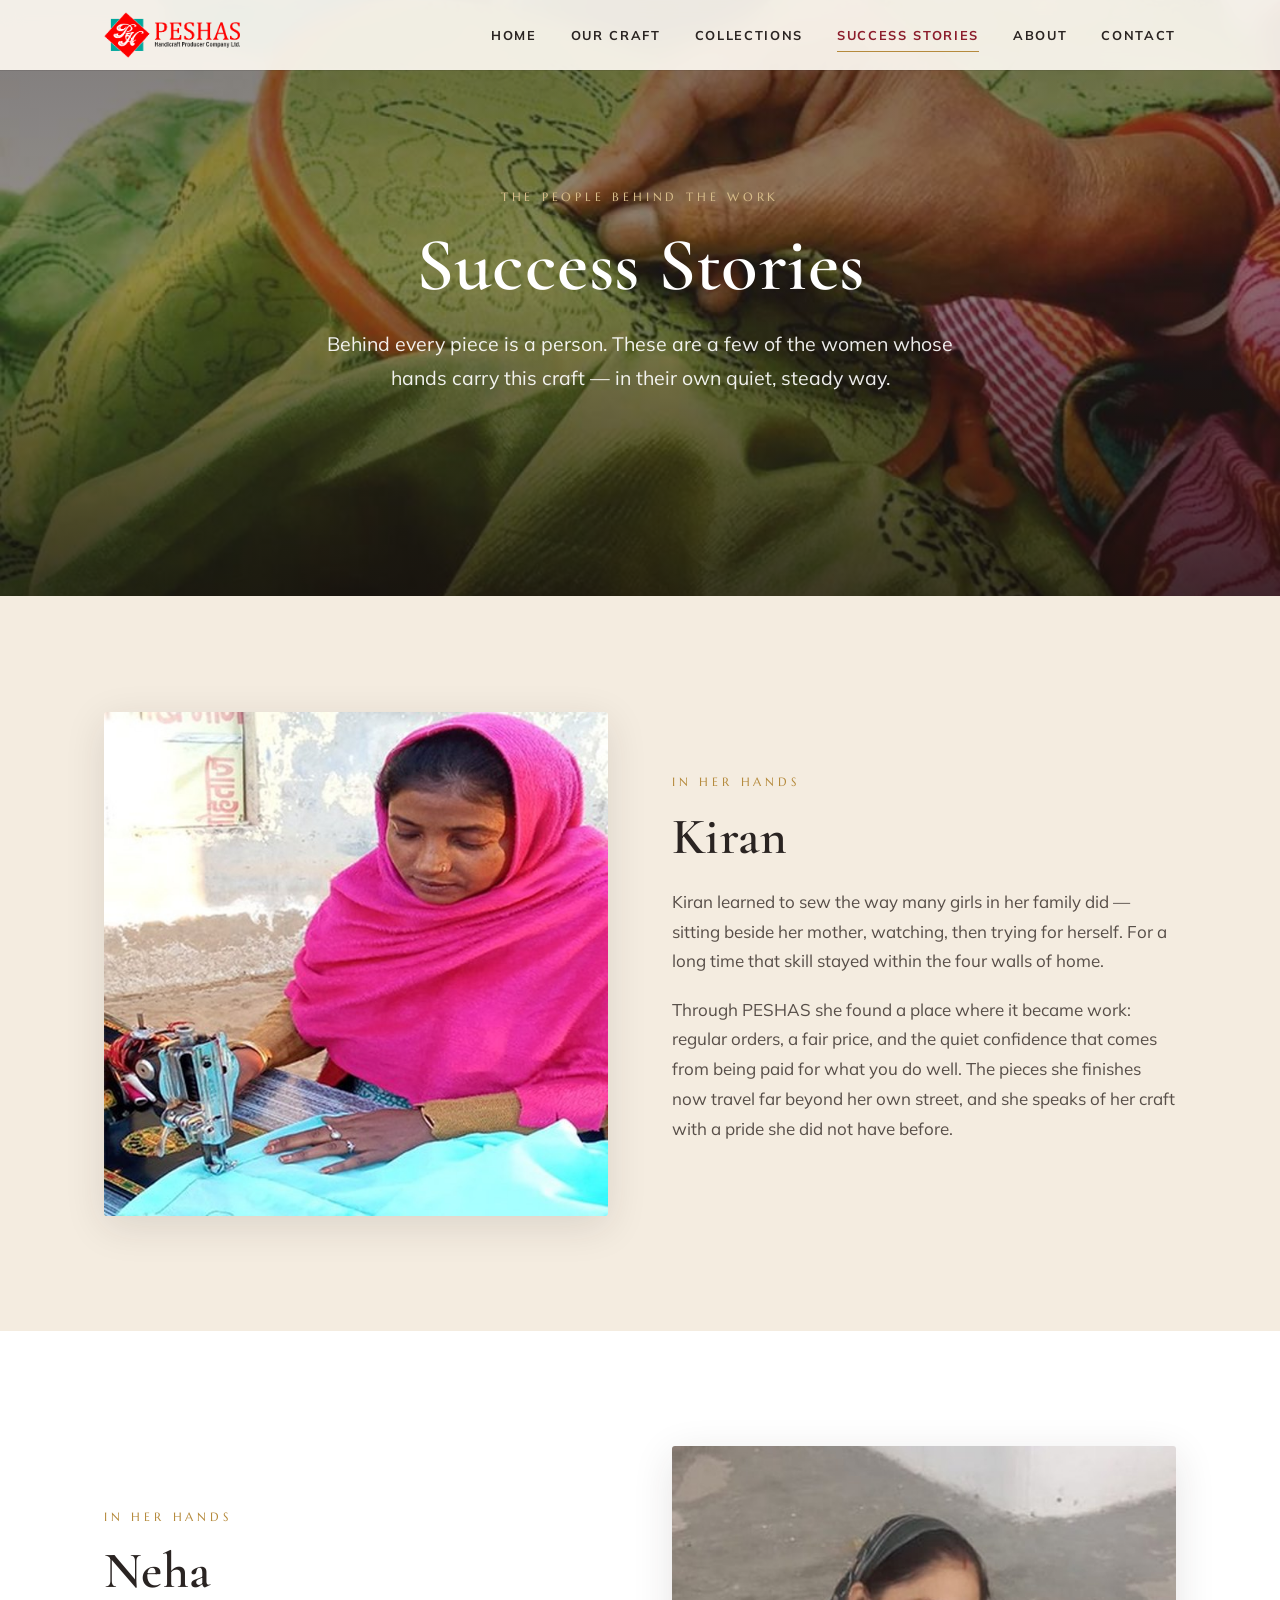
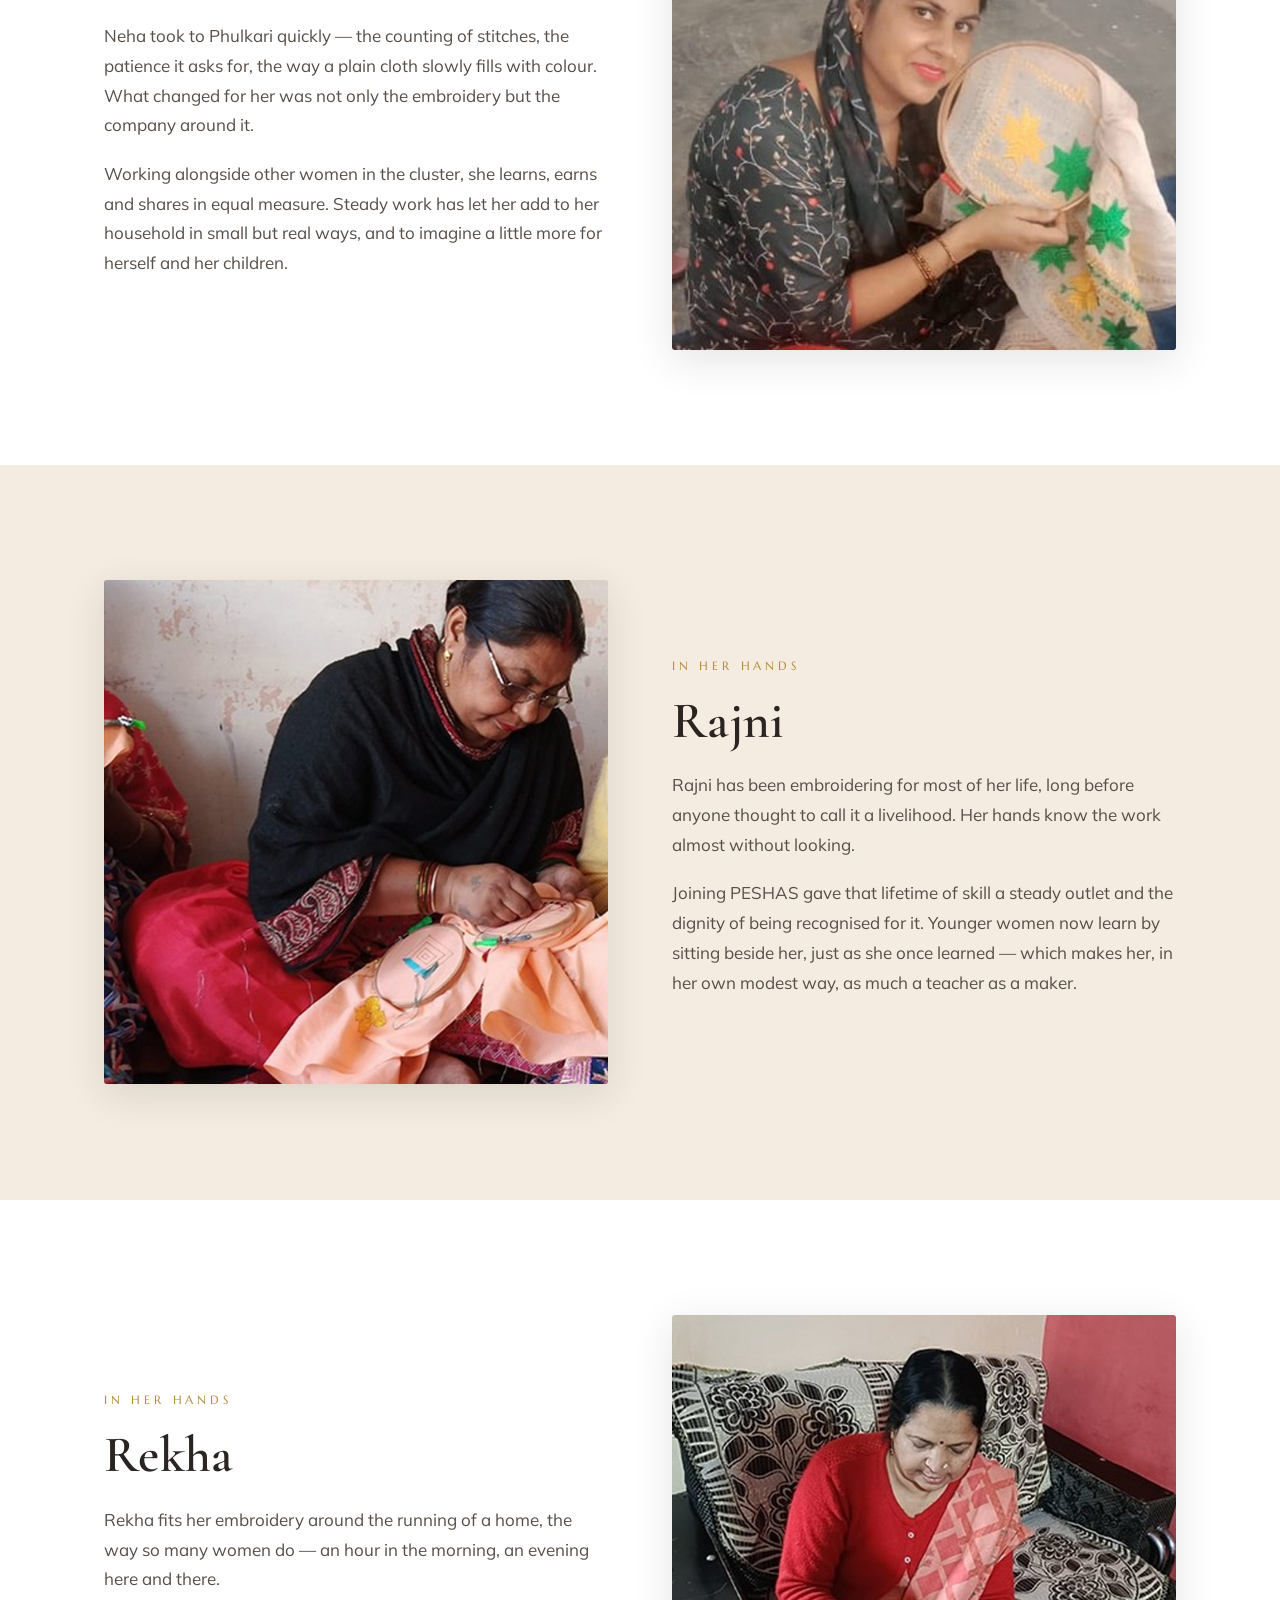
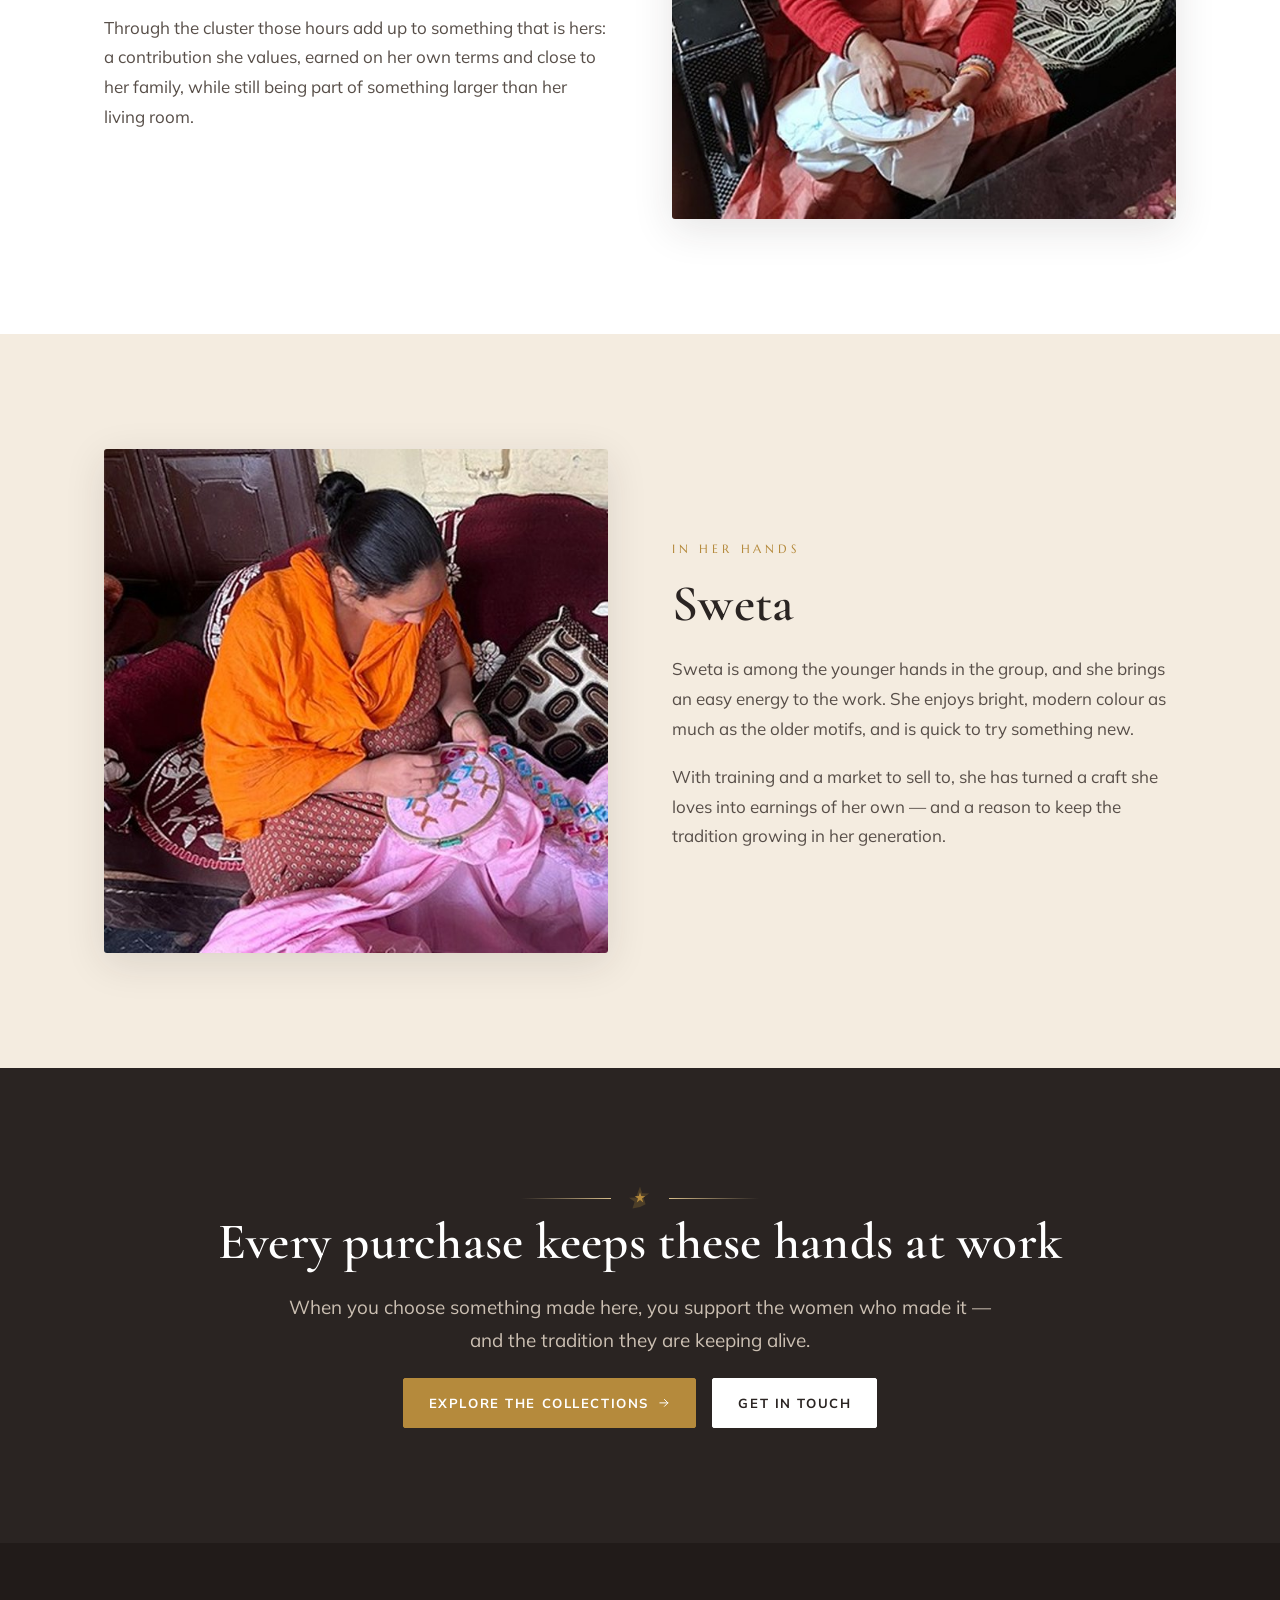
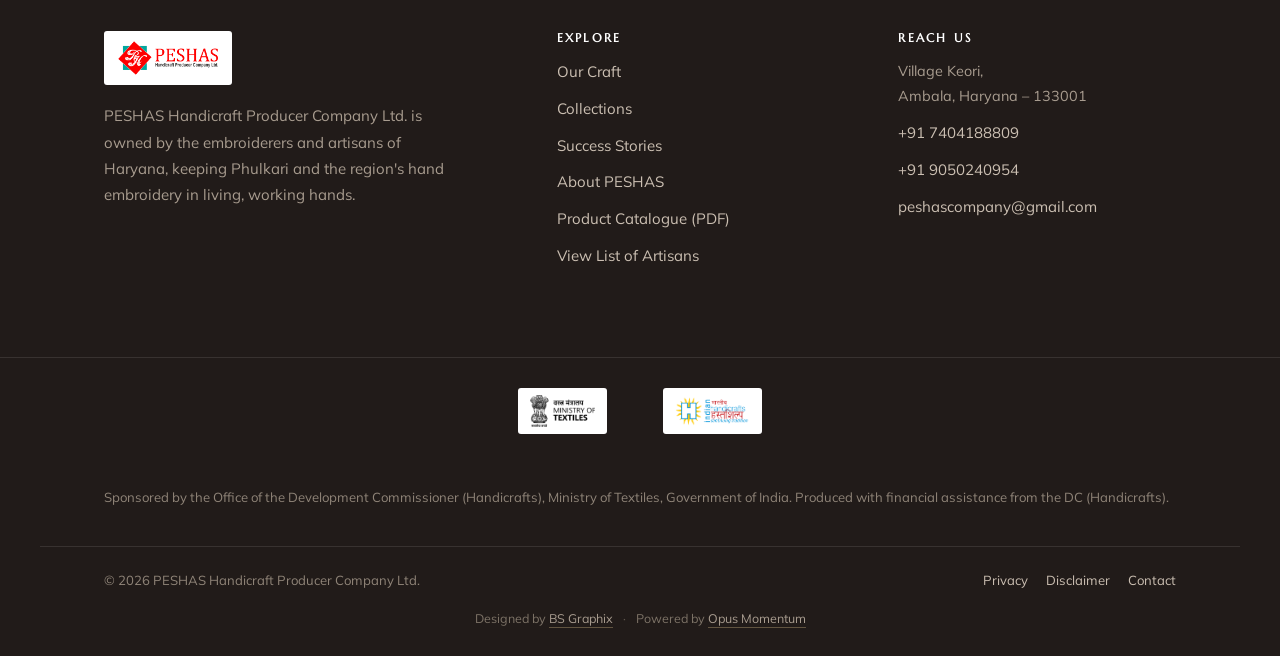
<file: success.html>
<!DOCTYPE html>
<html lang="en">
<head>
<meta charset="utf-8">
<meta name="viewport" content="width=device-width, initial-scale=1">
<title>Success Stories — The Artisans of PESHAS | PHPC</title>
<meta name="description" content="Meet a few of the women artisans of the PESHAS cluster in Haryana, whose hand embroidery carries the Phulkari tradition forward and supports their families.">
<link rel="canonical" href="https://www.phpc.in/success.html">
<meta property="og:type" content="website">
<meta property="og:site_name" content="PESHAS — PHPC">
<meta property="og:title" content="Success Stories — The Artisans of PESHAS | PHPC">
<meta property="og:description" content="Meet a few of the women artisans of the PESHAS cluster in Haryana, whose hand embroidery carries the Phulkari tradition forward and supports their families.">
<meta property="og:image" content="https://www.phpc.in/assets/artisans/neha.jpg">
<meta property="og:url" content="https://www.phpc.in/success.html">
<meta name="twitter:card" content="summary_large_image">
<meta name="theme-color" content="#8c1d2c">
<script>document.documentElement.className+=" js";</script>
<link rel="icon" href="favicon.svg" type="image/svg+xml">
<link rel="apple-touch-icon" href="assets/logos/peshas-logo.png">
<link rel="preconnect" href="https://fonts.googleapis.com">
<link rel="preconnect" href="https://fonts.gstatic.com" crossorigin>
<link href="https://fonts.googleapis.com/css2?family=Cormorant+Garamond:wght@500;600&family=Marcellus&family=Mulish:wght@400;600;700;800&display=swap" rel="stylesheet">
<link rel="stylesheet" href="css/styles.css">
</head>
<body>
<header class="site-header is-solid">
  <div class="container">
    <a class="brand" href="index.html" aria-label="PESHAS — Handicraft Producer Company">
      <img class="brand-logo--dark" src="assets/logos/peshas-logo.png" alt="PESHAS Handicraft Producer Company — Phulkari Hand Embroidery">
    </a>
    <button class="navtoggle" aria-label="Open menu" aria-controls="nav"><span></span><span></span><span></span></button>
    <nav class="nav" id="nav" aria-label="Primary"><a href="index.html">Home</a><a href="craft.html">Our Craft</a><a href="collections.html">Collections</a><a href="success.html" aria-current="page">Success Stories</a><a href="about.html">About</a><a href="contact.html">Contact</a></nav>
  </div>
</header>
<main id="main">
  <section class="hero hero--sub hero--page">
    <div class="hero__media"><img src="assets/brand/craft-hands.jpg" alt="An artisan's hands embroidering coloured thread onto cloth"></div>
    <div class="container"><div class="hero__inner">
      <span class="eyebrow">The people behind the work</span>
      <h1>Success Stories</h1>
      <p style="margin-inline:auto;">Behind every piece is a person. These are a few of the women whose hands carry this craft — in their own quiet, steady way.</p>
    </div></div>
  </section>
  
  <section class="section bg-cream2"><div class="container split ">
    <div class="split__media reveal"><img src="assets/artisans/kiran.jpg" alt="Kiran, an artisan with the PESHAS cluster, at her embroidery" loading="lazy"></div>
    <div class="split__body reveal">
      <span class="eyebrow">In her hands</span>
      <h2>Kiran</h2>
      <p>Kiran learned to sew the way many girls in her family did — sitting beside her mother, watching, then trying for herself. For a long time that skill stayed within the four walls of home.</p><p>Through PESHAS she found a place where it became work: regular orders, a fair price, and the quiet confidence that comes from being paid for what you do well. The pieces she finishes now travel far beyond her own street, and she speaks of her craft with a pride she did not have before.</p>
    </div>
  </div></section>
  <section class="section bg-paper"><div class="container split split--media-right">
    <div class="split__media reveal"><img src="assets/artisans/neha.jpg" alt="Neha, an artisan with the PESHAS cluster, at her embroidery" loading="lazy"></div>
    <div class="split__body reveal">
      <span class="eyebrow">In her hands</span>
      <h2>Neha</h2>
      <p>Neha took to Phulkari quickly — the counting of stitches, the patience it asks for, the way a plain cloth slowly fills with colour. What changed for her was not only the embroidery but the company around it.</p><p>Working alongside other women in the cluster, she learns, earns and shares in equal measure. Steady work has let her add to her household in small but real ways, and to imagine a little more for herself and her children.</p>
    </div>
  </div></section>
  <section class="section bg-cream2"><div class="container split ">
    <div class="split__media reveal"><img src="assets/artisans/rajni.jpg" alt="Rajni, an artisan with the PESHAS cluster, at her embroidery" loading="lazy"></div>
    <div class="split__body reveal">
      <span class="eyebrow">In her hands</span>
      <h2>Rajni</h2>
      <p>Rajni has been embroidering for most of her life, long before anyone thought to call it a livelihood. Her hands know the work almost without looking.</p><p>Joining PESHAS gave that lifetime of skill a steady outlet and the dignity of being recognised for it. Younger women now learn by sitting beside her, just as she once learned — which makes her, in her own modest way, as much a teacher as a maker.</p>
    </div>
  </div></section>
  <section class="section bg-paper"><div class="container split split--media-right">
    <div class="split__media reveal"><img src="assets/artisans/rekha.jpg" alt="Rekha, an artisan with the PESHAS cluster, at her embroidery" loading="lazy"></div>
    <div class="split__body reveal">
      <span class="eyebrow">In her hands</span>
      <h2>Rekha</h2>
      <p>Rekha fits her embroidery around the running of a home, the way so many women do — an hour in the morning, an evening here and there.</p><p>Through the cluster those hours add up to something that is hers: a contribution she values, earned on her own terms and close to her family, while still being part of something larger than her living room.</p>
    </div>
  </div></section>
  <section class="section bg-cream2"><div class="container split ">
    <div class="split__media reveal"><img src="assets/artisans/sweta.jpg" alt="Sweta, an artisan with the PESHAS cluster, at her embroidery" loading="lazy"></div>
    <div class="split__body reveal">
      <span class="eyebrow">In her hands</span>
      <h2>Sweta</h2>
      <p>Sweta is among the younger hands in the group, and she brings an easy energy to the work. She enjoys bright, modern colour as much as the older motifs, and is quick to try something new.</p><p>With training and a market to sell to, she has turned a craft she loves into earnings of her own — and a reason to keep the tradition growing in her generation.</p>
    </div>
  </div></section>
  <section class="section bg-ink"><div class="container center">
    <span class="motif" aria-hidden="true"><svg viewBox="0 0 24 24" fill="currentColor"><path d="M12 2l1.7 5.4 5.6.1-4.5 3.3 1.7 5.4L12 18.4 6 19.6l1.7-5.4-4.5-3.3 5.6-.1z" opacity=".25"/><path d="M12 6.5l1 3.1 3.2.1-2.6 1.9 1 3.1-2.6-1.9-2.6 1.9 1-3.1L7.8 9.7l3.2-.1z"/></svg></span>
    <h2 class="measure mx-auto">Every purchase keeps these hands at work</h2>
    <p class="lead measure mx-auto" style="color:#cbbfb2;">When you choose something made here, you support the women who made it — and the tradition they are keeping alive.</p>
    <div class="btn-row" style="justify-content:center;margin-top:8px;">
      <a class="btn btn--gold" href="collections.html">Explore the collections <svg viewBox="0 0 24 24" fill="none" stroke="currentColor" stroke-width="1.7" stroke-linecap="round" stroke-linejoin="round"><path d="M5 12h14M13 6l6 6-6 6"/></svg></a>
      <a class="btn btn--light" href="contact.html">Get in touch</a>
    </div>
  </div></section>
</main>
<footer class="site-footer">
  <div class="container footer-top">
    <div class="footer-brand">
      <img src="assets/logos/peshas-logo.png" alt="PESHAS Handicraft Producer Company logo">
      <p>PESHAS Handicraft Producer Company Ltd. is owned by the embroiderers and artisans of Haryana, keeping Phulkari and the region's hand embroidery in living, working hands.</p>
    </div>
    <div class="footer-col">
      <h4>Explore</h4>
      <ul>
        <li><a href="craft.html">Our Craft</a></li>
        <li><a href="collections.html">Collections</a></li>
        <li><a href="success.html">Success Stories</a></li>
        <li><a href="about.html">About PESHAS</a></li>
        <li><a href="brochure/PHPC-Brochure.pdf" target="_blank" rel="noopener">Product Catalogue (PDF)</a></li>
        <li><a href="downloads/artisan-list.docx" download>View List of Artisans</a></li>
      </ul>
    </div>
    <div class="footer-col">
      <h4>Reach us</h4>
      <ul>
        <li class="small">Village Keori,<br>Ambala, Haryana &ndash; 133001</li>
        <li><a href="tel:+917404188809">+91 7404188809</a></li>
        <li><a href="tel:+919050240954">+91 9050240954</a></li>
        <li><a href="mailto:peshascompany@gmail.com">peshascompany@gmail.com</a></li>
      </ul>
    </div>
  </div>
  <div class="footer-sponsors">
    <img src="assets/logos/ministry-of-textiles.png" alt="Ministry of Textiles, Government of India">
    <img src="assets/logos/indian-handicrafts.png" alt="Indian Handicrafts — Office of the Development Commissioner (Handicrafts)">
  </div>
  <div class="container">
    <p class="footer-note" style="border-top:0;color:#8f8478;max-width:none;">Sponsored by the Office of the Development Commissioner (Handicrafts), Ministry of Textiles, Government of India. Produced with financial assistance from the DC (Handicrafts).</p>
  </div>
  <div class="container footer-note">
    <span>© <span id="year">2025</span> PESHAS Handicraft Producer Company Ltd.</span>
    <span class="legal"><a href="privacy.html">Privacy</a><a href="disclaimer.html">Disclaimer</a><a href="contact.html">Contact</a></span>
  </div>
  <div class="container footer-credits">
    <span>Designed by <a href="https://bsgraphix.com/" target="_blank" rel="noopener">BS Graphix</a></span>
    <span class="dot">·</span>
    <span>Powered by <a href="https://opusmomentum.com" target="_blank" rel="noopener">Opus Momentum</a></span>
  </div>
</footer>
<script src="js/main.js" defer></script>
</body>
</html>
</file>
<file: css/styles.css>
/* =========================================================================
   PESHAS / PHPC — Phulkari hand embroidery
   Design system
   ========================================================================= */

:root{
  /* Core palette */
  --ink:        #2a2422;
  --ink-soft:   #574e48;
  --muted:      #877d74;
  --cream:      #fbf7f0;
  --cream-2:    #f4ece0;
  --paper:      #ffffff;
  --crimson:    #8c1d2c;
  --crimson-dk: #6f1623;
  --gold:       #b58a3c;
  --gold-soft:  #d8be8b;
  --line:       rgba(42,36,34,.12);
  --line-strong:rgba(42,36,34,.22);

  /* Phulkari accents — used sparingly */
  --marigold:#e0a82e;
  --fuchsia: #c42a6b;
  --teal:    #1e8c84;
  --indigo:  #34408c;

  --shadow-sm: 0 1px 2px rgba(42,36,34,.05), 0 6px 18px rgba(42,36,34,.06);
  --shadow-md: 0 10px 40px rgba(42,36,34,.12);

  --maxw: 1200px;
  --gutter: clamp(20px, 5vw, 64px);

  --serif: "Cormorant Garamond", Georgia, "Times New Roman", serif;
  --display: "Marcellus", Georgia, serif;
  --sans: "Mulish", -apple-system, BlinkMacSystemFont, "Segoe UI", sans-serif;
}

/* ---------- Reset / base ---------- */
*,*::before,*::after{ box-sizing:border-box; }
html{ -webkit-text-size-adjust:100%; scroll-behavior:smooth; scroll-padding-top:96px; }
body{
  margin:0;
  font-family:var(--sans);
  font-size:17px;
  line-height:1.75;
  color:var(--ink-soft);
  background:var(--cream);
  -webkit-font-smoothing:antialiased;
  text-rendering:optimizeLegibility;
}
img{ max-width:100%; display:block; }
a{ color:var(--crimson); text-decoration:none; transition:color .25s ease; }
a:hover{ color:var(--gold); }
h1,h2,h3,h4{ color:var(--ink); font-family:var(--serif); font-weight:600; line-height:1.12; margin:0 0 .4em; letter-spacing:.005em; }
h1{ font-size:clamp(2.6rem, 6vw, 4.7rem); }
h2{ font-size:clamp(2rem, 4.2vw, 3.2rem); }
h3{ font-size:clamp(1.4rem, 2.4vw, 1.9rem); }
p{ margin:0 0 1.1em; }
::selection{ background:var(--gold-soft); color:var(--ink); }

/* ---------- Layout helpers ---------- */
.container{ width:100%; max-width:var(--maxw); margin-inline:auto; padding-inline:var(--gutter); }
.section{ padding-block:clamp(64px, 9vw, 132px); }
.section--tight{ padding-block:clamp(48px, 6vw, 88px); }
.bg-paper{ background:var(--paper); }
.bg-cream2{ background:var(--cream-2); }
.bg-ink{ background:var(--ink); color:#e9e2d8; }
.bg-ink h2,.bg-ink h3{ color:#fff; }
.center{ text-align:center; }
.mx-auto{ margin-inline:auto; }
.measure{ max-width:64ch; }
.measure-sm{ max-width:50ch; }

/* Eyebrow */
.eyebrow{
  font-family:var(--display);
  text-transform:uppercase;
  letter-spacing:.32em;
  font-size:.74rem;
  color:var(--gold);
  margin:0 0 1rem;
  display:inline-block;
}
.bg-ink .eyebrow{ color:var(--gold-soft); }
.lead{ font-size:1.18rem; color:var(--ink-soft); }

/* Gold hairline + motif divider */
.rule{ width:64px; height:1px; background:var(--gold); border:0; margin:1.6rem 0; }
.center .rule{ margin-inline:auto; }
.motif{ display:flex; align-items:center; justify-content:center; gap:14px; color:var(--gold); margin:0 auto; }
.motif::before,.motif::after{ content:""; height:1px; width:min(90px,18vw); background:linear-gradient(90deg,transparent,var(--gold-soft)); }
.motif::after{ background:linear-gradient(90deg,var(--gold-soft),transparent); }
.motif svg{ width:30px; height:30px; flex:0 0 auto; }

/* ---------- Buttons ---------- */
.btn{
  --b:var(--crimson);
  display:inline-flex; align-items:center; gap:.6em;
  font-family:var(--sans); font-weight:700; font-size:.82rem;
  letter-spacing:.12em; text-transform:uppercase;
  padding:.95em 1.9em; border:1px solid var(--b); border-radius:2px;
  background:var(--b); color:#fff; cursor:pointer;
  transition:transform .2s ease, background .25s ease, color .25s ease, border-color .25s ease, box-shadow .25s ease;
}
.btn:hover{ background:transparent; color:var(--b); transform:translateY(-2px); box-shadow:var(--shadow-sm); }
.btn--gold{ --b:var(--gold); color:#fff; }
.btn--gold:hover{ color:var(--gold); }
.btn--ghost{ background:transparent; color:var(--ink); border-color:var(--line-strong); }
.btn--ghost:hover{ background:var(--ink); color:#fff; border-color:var(--ink); }
.btn--light{ background:#fff; color:var(--ink); border-color:#fff; }
.btn--light:hover{ background:transparent; color:#fff; }
.btn-row{ display:flex; flex-wrap:wrap; gap:16px; }
.center .btn-row{ justify-content:center; }
.btn svg{ width:1.05em; height:1.05em; }

.textlink{
  font-weight:700; letter-spacing:.04em; color:var(--crimson);
  border-bottom:1px solid var(--gold-soft); padding-bottom:2px;
}
.textlink:hover{ border-color:var(--gold); }

/* ---------- Header / nav ---------- */
.site-header{
  position:fixed; inset:0 0 auto 0; z-index:60;
  transition:background .35s ease, box-shadow .35s ease, padding .35s ease;
  padding-block:18px;
}
.site-header .container{ display:flex; align-items:center; justify-content:space-between; gap:24px; }
.brand{ display:flex; align-items:center; gap:14px; }
.brand img{ height:54px; width:auto; transition:height .35s ease; }
.brand-text{ font-family:var(--display); line-height:1.05; color:var(--ink); }
.brand-text b{ display:block; font-size:1.06rem; letter-spacing:.04em; font-weight:400; }
.brand-text span{ font-size:.62rem; letter-spacing:.24em; text-transform:uppercase; color:var(--muted); }

.nav{ display:flex; align-items:center; gap:34px; }
.nav a{
  font-family:var(--sans); font-size:.8rem; font-weight:700;
  letter-spacing:.13em; text-transform:uppercase; color:var(--ink);
  position:relative; padding-block:6px;
}
.nav a::after{ content:""; position:absolute; left:0; bottom:0; height:1px; width:0; background:var(--gold); transition:width .28s ease; }
.nav a:hover,.nav a[aria-current="page"]{ color:var(--crimson); }
.nav a:hover::after,.nav a[aria-current="page"]::after{ width:100%; }

/* transparent over hero */
.site-header.is-top{ background:transparent; }
.site-header.is-top .brand-text,
.site-header.is-top .brand-text b{ color:#fff; }
.site-header.is-top .brand-text span{ color:rgba(255,255,255,.8); }
.site-header.is-top .nav a{ color:#fff; }
.site-header.is-top .nav a:hover,
.site-header.is-top .nav a[aria-current="page"]{ color:#fff; }
.site-header.is-top .navtoggle span{ background:#fff; }
.site-header.is-top .brand-logo--dark{ filter:drop-shadow(0 1px 3px rgba(0,0,0,.35)); }
/* solid (scrolled / inner pages) */
.site-header.is-solid{ background:rgba(251,247,240,.94); backdrop-filter:saturate(140%) blur(10px); box-shadow:0 1px 0 var(--line); padding-block:12px; }
.site-header.is-solid .brand img{ height:46px; }

.navtoggle{ display:none; flex-direction:column; gap:5px; width:34px; height:30px; justify-content:center; background:none; border:0; cursor:pointer; }
.navtoggle span{ display:block; height:2px; width:26px; background:var(--ink); transition:transform .3s ease, opacity .3s ease; }
.nav-open .navtoggle span:nth-child(1){ transform:translateY(7px) rotate(45deg); }
.nav-open .navtoggle span:nth-child(2){ opacity:0; }
.nav-open .navtoggle span:nth-child(3){ transform:translateY(-7px) rotate(-45deg); }

/* ---------- Hero ---------- */
.hero{ position:relative; min-height:min(92vh,820px); display:flex; align-items:flex-end; color:#fff; overflow:hidden; }
.hero__media{ position:absolute; inset:0; z-index:-2; }
.hero__media img{ width:100%; height:100%; object-fit:cover; }
.hero::after{ content:""; position:absolute; inset:0; z-index:-1;
  background:
    linear-gradient(180deg, rgba(20,13,11,.62) 0%, rgba(20,13,11,.40) 42%, rgba(20,13,11,.88) 100%),
    linear-gradient(90deg, rgba(20,13,11,.55) 0%, rgba(20,13,11,.12) 55%, rgba(20,13,11,0) 80%); }
.hero--sub::after{ background:linear-gradient(180deg, rgba(20,13,11,.55) 0%, rgba(20,13,11,.45) 45%, rgba(20,13,11,.80) 100%); }
.hero__inner{ padding-block:clamp(56px,12vh,140px); max-width:780px; }
.hero h1{ color:#fff; margin-bottom:.25em; }
.hero .eyebrow{ color:var(--gold-soft); }
.hero p{ font-size:1.22rem; color:rgba(255,255,255,.92); max-width:54ch; }
.hero--sub{ min-height:auto; align-items:center; text-align:center; }
.hero--sub .hero__inner{ margin-inline:auto; padding-block:clamp(120px,20vh,200px); }
.hero--page{ min-height:54vh; }

/* ---------- Split / feature ---------- */
.split{ display:grid; grid-template-columns:1fr 1fr; gap:clamp(32px,5vw,80px); align-items:center; }
.split--media-right .split__media{ order:2; }
.split__media img{ width:100%; height:100%; max-height:640px; object-fit:cover; border-radius:3px; box-shadow:var(--shadow-md); }
.split__body{ max-width:54ch; }

.grid-3{ display:grid; grid-template-columns:repeat(3,1fr); gap:clamp(24px,3vw,40px); }
.grid-2{ display:grid; grid-template-columns:repeat(2,1fr); gap:clamp(24px,3vw,48px); }
.feature{ }
.feature .ico{ width:42px; height:42px; color:var(--gold); margin-bottom:14px; }
.feature h3{ font-size:1.3rem; }

/* Stats */
.stats{ display:grid; grid-template-columns:repeat(3,1fr); gap:24px; text-align:center; }
.stat .num{ font-family:var(--serif); font-size:clamp(2.4rem,5vw,3.6rem); color:var(--crimson); line-height:1; }
.stat .lbl{ font-family:var(--display); letter-spacing:.18em; text-transform:uppercase; font-size:.72rem; color:var(--muted); margin-top:.5rem; }

/* ---------- Category cards (home) ---------- */
.cat-grid{ display:grid; grid-template-columns:repeat(3,1fr); gap:20px; }
.cat-card{ position:relative; overflow:hidden; border-radius:3px; aspect-ratio:3/4; box-shadow:var(--shadow-sm); display:block; }
.cat-card img{ width:100%; height:100%; object-fit:cover; transition:transform .7s cubic-bezier(.2,.7,.2,1); }
.cat-card:hover img{ transform:scale(1.06); }
.cat-card::after{ content:""; position:absolute; inset:0; background:linear-gradient(180deg,transparent 35%,rgba(28,18,16,.78)); }
.cat-card__label{ position:absolute; left:0; right:0; bottom:0; padding:22px; z-index:2; color:#fff; }
.cat-card__label .k{ font-family:var(--display); letter-spacing:.2em; text-transform:uppercase; font-size:.66rem; color:var(--gold-soft); display:block; margin-bottom:4px; }
.cat-card__label .t{ font-family:var(--serif); font-size:1.5rem; }

/* ---------- Slider (home: cluster moments) ---------- */
.slider{ position:relative; max-width:1000px; margin:48px auto 0; }
.slider__track{ list-style:none; margin:0; padding:0; position:relative; aspect-ratio:16/9; border-radius:4px; overflow:hidden; box-shadow:var(--shadow-md); background:var(--cream-2); }
.slide{ position:absolute; inset:0; opacity:0; transition:opacity .9s ease; }
.slide.is-active{ opacity:1; }
.slide img{ width:100%; height:100%; object-fit:cover; }
/* graceful no-JS fallback: stack first slide visible */
.slider:not(.is-ready) .slide:first-child{ opacity:1; }
.slider__arrow{ position:absolute; top:50%; transform:translateY(-50%); z-index:3;
  width:46px; height:46px; border-radius:50%; border:0; cursor:pointer;
  background:rgba(255,255,255,.82); color:var(--ink); display:flex; align-items:center; justify-content:center;
  box-shadow:var(--shadow-sm); transition:background .25s ease, transform .25s ease; }
.slider__arrow:hover{ background:#fff; }
.slider__arrow svg{ width:22px; height:22px; }
.slider__arrow--prev{ left:14px; }
.slider__arrow--next{ right:14px; }
.slider__arrow--prev:hover{ transform:translateY(-50%) translateX(-2px); }
.slider__arrow--next:hover{ transform:translateY(-50%) translateX(2px); }
.slider__dots{ display:flex; gap:9px; justify-content:center; margin-top:20px; }
.slider__dots button{ width:8px; height:8px; padding:0; border-radius:50%; border:0; cursor:pointer;
  background:var(--line-strong); transition:background .25s ease, transform .25s ease; }
.slider__dots button.is-active{ background:var(--gold); transform:scale(1.35); }

/* ---------- Collections ---------- */
.catnav{ position:sticky; top:72px; z-index:40; background:rgba(251,247,240,.95); backdrop-filter:blur(8px); border-block:1px solid var(--line); }
.catnav ul{ list-style:none; margin:0; padding:0; display:flex; gap:6px; flex-wrap:wrap; justify-content:center; padding-block:12px; }
.catnav a{ font-family:var(--display); letter-spacing:.16em; text-transform:uppercase; font-size:.7rem; color:var(--ink-soft); padding:7px 14px; border-radius:2px; }
.catnav a:hover,.catnav a.active{ color:var(--crimson); background:var(--cream-2); }

.cat-section{ scroll-margin-top:140px; }
.cat-head{ text-align:center; max-width:60ch; margin:0 auto clamp(28px,4vw,52px); }

.products{ display:grid; grid-template-columns:repeat(4,1fr); gap:clamp(16px,2vw,30px); }
.card{ background:var(--paper); border:1px solid var(--line); border-radius:3px; overflow:hidden; display:flex; flex-direction:column; transition:transform .3s ease, box-shadow .3s ease, border-color .3s ease; }
.card:hover{ transform:translateY(-4px); box-shadow:var(--shadow-md); border-color:transparent; }
.card__media{ position:relative; aspect-ratio:4/5; overflow:hidden; background:var(--cream-2); }
.card__media img{ width:100%; height:100%; object-fit:cover; transition:transform .7s cubic-bezier(.2,.7,.2,1); }
.card:hover .card__media img{ transform:scale(1.05); }
.card__tag{ position:absolute; top:12px; left:12px; background:rgba(255,255,255,.92); color:var(--crimson); font-family:var(--display); font-size:.6rem; letter-spacing:.14em; text-transform:uppercase; padding:5px 10px; border-radius:2px; }
.card__body{ padding:18px 18px 20px; display:flex; flex-direction:column; gap:6px; flex:1; }
.card__name{ font-family:var(--serif); font-size:1.32rem; color:var(--ink); line-height:1.1; }
.card__code{ font-family:var(--sans); font-size:.72rem; letter-spacing:.1em; text-transform:uppercase; color:var(--muted); }
.card__meta{ font-size:.86rem; color:var(--ink-soft); margin-top:2px; }
.card__meta b{ color:var(--ink); font-weight:700; }
.card__enquire{ margin-top:auto; padding-top:14px; }
.card__enquire a{ font-size:.74rem; font-weight:700; letter-spacing:.12em; text-transform:uppercase; color:var(--crimson); display:inline-flex; align-items:center; gap:.5em; }
.card__enquire a svg{ width:1em; height:1em; transition:transform .25s ease; }
.card__enquire a:hover svg{ transform:translateX(3px); }

/* ---------- Sponsor strip ---------- */
.sponsors{ display:flex; flex-wrap:wrap; align-items:center; justify-content:center; gap:clamp(28px,6vw,72px); }
.sponsors img{ height:64px; width:auto; object-fit:contain; opacity:.9; }
.sponsors .ms img{ height:58px; }

/* ---------- Contact ---------- */
.contact-grid{ display:grid; grid-template-columns:1.1fr 1fr; gap:clamp(32px,5vw,72px); }
.contact-item{ display:flex; gap:16px; padding:22px 0; border-bottom:1px solid var(--line); }
.contact-item:last-child{ border-bottom:0; }
.contact-item .ico{ flex:0 0 auto; width:34px; height:34px; color:var(--gold); }
.contact-item h3{ font-family:var(--display); font-size:.8rem; letter-spacing:.16em; text-transform:uppercase; color:var(--muted); margin-bottom:6px; }
.contact-item p,.contact-item a{ font-size:1.06rem; color:var(--ink); margin:0; }
.contact-item a:hover{ color:var(--crimson); }

/* ---------- Prose (privacy / disclaimer / craft) ---------- */
.prose{ max-width:72ch; }
.prose h2{ margin-top:1.8em; }
.prose h3{ margin-top:1.5em; font-family:var(--display); font-size:1.05rem; letter-spacing:.06em; text-transform:uppercase; color:var(--crimson); }
.prose ul{ padding-left:1.2em; }
.prose li{ margin-bottom:.5em; }
.prose .updated{ color:var(--muted); font-size:.92rem; }

/* Pull quote */
.pullquote{ font-family:var(--serif); font-size:clamp(1.6rem,3.4vw,2.5rem); line-height:1.3; color:var(--ink); max-width:24ch; }
.pullquote .by{ display:block; font-family:var(--sans); font-size:.8rem; letter-spacing:.18em; text-transform:uppercase; color:var(--gold); margin-top:1.2rem; }

/* ---------- Footer ---------- */
.site-footer{ background:#211b19; color:#cbbfb2; font-size:.94rem; }
.site-footer a{ color:#cbbfb2; }
.site-footer a:hover{ color:var(--gold-soft); }
.footer-top{ display:grid; grid-template-columns:1.4fr 1fr 1fr; gap:clamp(32px,5vw,64px); padding-block:clamp(56px,7vw,88px); }
.footer-brand img{ height:54px; margin-bottom:18px; background:#fff; padding:10px 14px; border-radius:3px; }
.footer-brand p{ max-width:38ch; color:#a89c8f; }
.footer-col h4{ font-family:var(--display); color:#fff; font-size:.78rem; letter-spacing:.18em; text-transform:uppercase; margin-bottom:1.1em; }
.footer-col ul{ list-style:none; margin:0; padding:0; display:grid; gap:.7em; }
.footer-col .small{ color:#a89c8f; font-size:.9rem; }
.footer-sponsors{ border-top:1px solid rgba(255,255,255,.1); padding-block:30px; display:flex; flex-wrap:wrap; align-items:center; justify-content:center; gap:clamp(24px,5vw,56px); }
.footer-sponsors img{ height:46px; background:#fff; padding:7px 12px; border-radius:3px; }
.footer-note{ border-top:1px solid rgba(255,255,255,.1); padding-block:22px; font-size:.82rem; color:#8f8478; display:flex; flex-wrap:wrap; gap:8px 24px; justify-content:space-between; align-items:center; }
.footer-note .legal{ display:flex; gap:18px; flex-wrap:wrap; }
.footer-credits{ padding-bottom:26px; margin-top:-6px; display:flex; flex-wrap:wrap; gap:10px; justify-content:center; align-items:center; font-size:.78rem; color:#7d7367; }
.footer-credits a{ color:#a89c8f; border-bottom:1px solid rgba(216,190,139,.35); padding-bottom:1px; }
.footer-credits a:hover{ color:var(--gold-soft); }
.footer-credits .dot{ color:#5f564d; }

/* ---------- Reveal animation (progressive enhancement) ----------
   Content is visible by default. Only when JS is present (.js on <html>)
   do we hide-then-reveal on scroll, so no-JS users always see everything. */
.js .reveal{ opacity:0; transform:translateY(22px); transition:opacity .8s ease, transform .8s cubic-bezier(.2,.7,.2,1); }
.js .reveal.in{ opacity:1; transform:none; }

/* ---------- Responsive ---------- */
@media (max-width:1024px){
  .products{ grid-template-columns:repeat(3,1fr); }
}
@media (max-width:860px){
  body{ font-size:16px; }
  .nav{
    position:fixed; inset:0 0 0 auto; width:min(82vw,360px);
    flex-direction:column; align-items:flex-start; justify-content:center; gap:26px;
    background:var(--cream); padding:0 var(--gutter);
    transform:translateX(100%); transition:transform .4s cubic-bezier(.4,0,.2,1);
    box-shadow:-20px 0 60px rgba(0,0,0,.18); z-index:55;
  }
  .nav a, .site-header.is-top .nav a{ color:var(--ink); font-size:1rem; }
  .nav-open .nav{ transform:none; }
  .navtoggle{ display:flex; z-index:60; }
  .nav-open .site-header.is-top .navtoggle span{ background:var(--ink); }
  .split{ grid-template-columns:1fr; }
  .split--media-right .split__media{ order:0; }
  .grid-3,.cat-grid,.stats{ grid-template-columns:1fr; }
  .grid-2,.contact-grid,.footer-top{ grid-template-columns:1fr; }
  .products{ grid-template-columns:repeat(2,1fr); }
  .footer-top{ gap:36px; }
}
@media (max-width:480px){
  .products{ grid-template-columns:repeat(2,1fr); gap:12px; }
  .card__body{ padding:14px; }
  .card__name{ font-size:1.12rem; }
  .btn{ width:100%; justify-content:center; }
  .center .btn-row .btn{ width:auto; }
}
@media (prefers-reduced-motion:reduce){
  *{ animation:none!important; transition:none!important; scroll-behavior:auto!important; }
  .js .reveal{ opacity:1; transform:none; }
}
</file>
